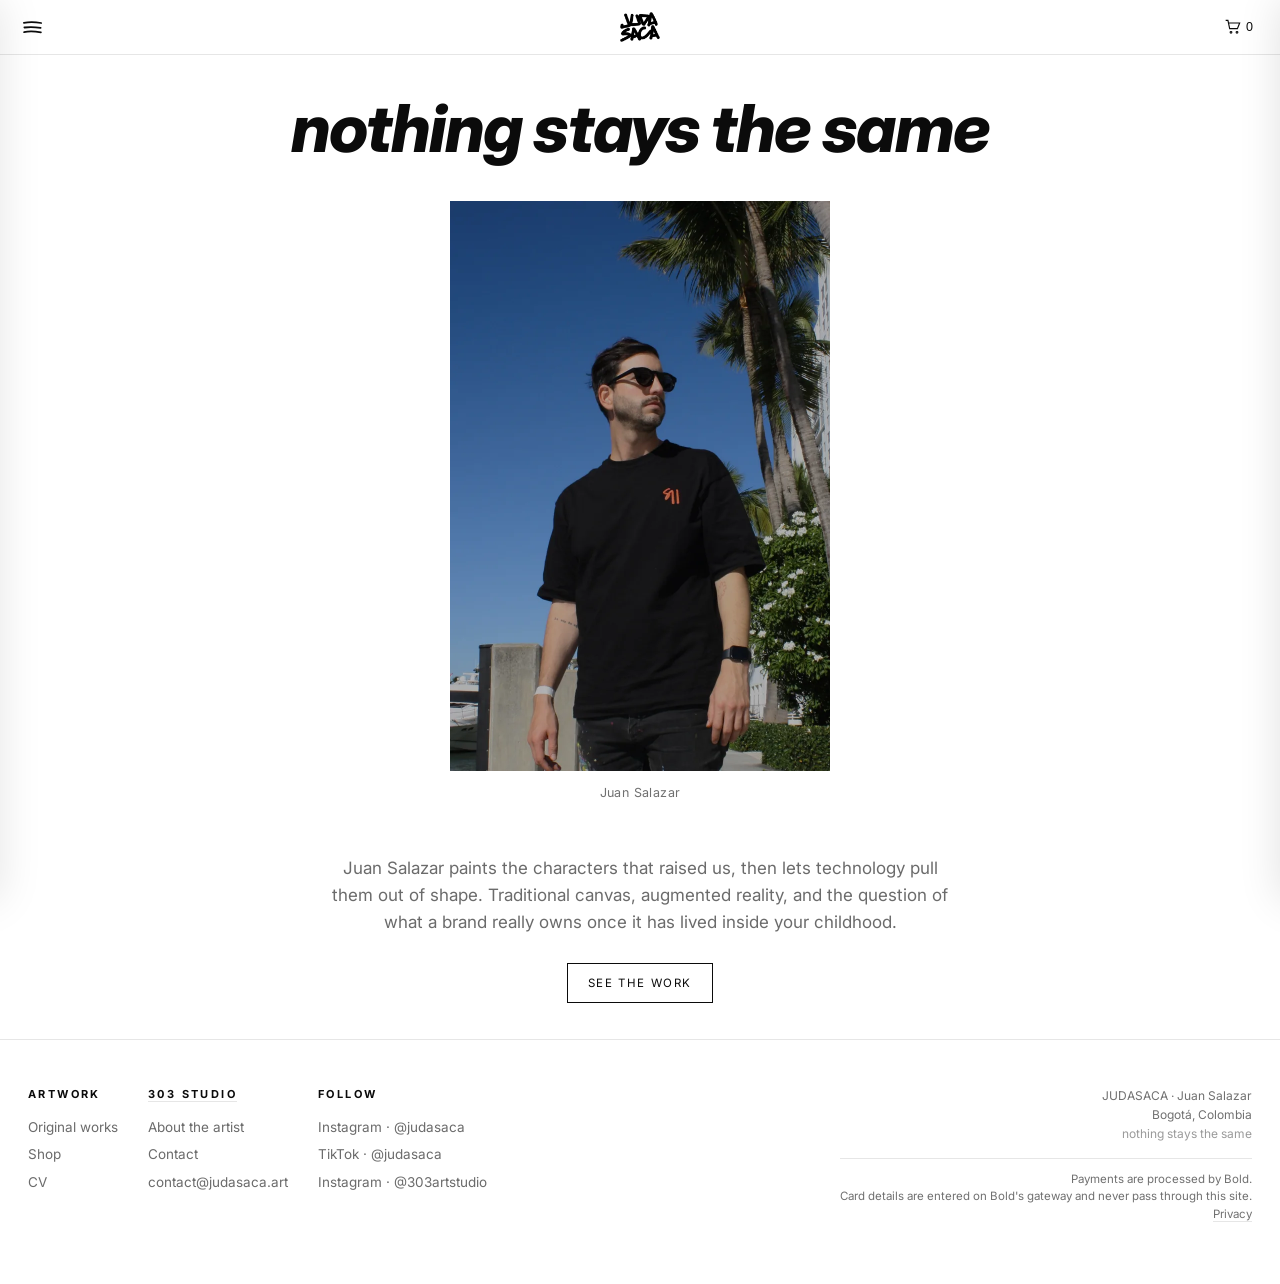
<file: index.html>
<!DOCTYPE html>
<html lang="en">
<head>
<meta charset="UTF-8">
<meta name="viewport" content="width=device-width,initial-scale=1">
<title>JUDASACA · Juan Salazar · Hybrid artist, Bogotá</title>
<meta name="description" content="Colombian hybrid artist working between painting and augmented reality. Original works, exhibitions and contact.">
<link rel="canonical" href="https://judasaca.art/">
<meta property="og:type" content="website">
<meta property="og:site_name" content="JUDASACA">
<meta property="og:title" content="JUDASACA · Juan Salazar · Hybrid artist, Bogotá">
<meta property="og:description" content="Colombian hybrid artist working between painting and augmented reality. Original works, exhibitions and contact.">
<meta property="og:url" content="https://judasaca.art/">
<meta property="og:image" content="https://judasaca.art/img/oil-city-woodstock-sm.webp">
<meta name="twitter:card" content="summary_large_image">
<script type="application/ld+json">
{
 "@context": "https://schema.org",
 "@graph": [
  {
   "@type": "WebSite",
   "@id": "https://judasaca.art/#sitio",
   "url": "https://judasaca.art/",
   "name": "JUDASACA",
   "inLanguage": "en",
   "publisher": {
    "@id": "https://judasaca.art/#judasaca"
   }
  },
  {
   "@type": "Person",
   "@id": "https://judasaca.art/#judasaca",
   "name": "Juan Salazar",
   "alternateName": "JUDASACA",
   "url": "https://judasaca.art/",
   "image": "https://judasaca.art/about_photo.webp",
   "jobTitle": "Visual artist",
   "nationality": {
    "@type": "Country",
    "name": "Colombia"
   },
   "homeLocation": {
    "@type": "Place",
    "address": {
     "@type": "PostalAddress",
     "addressLocality": "Bogotá",
     "addressCountry": "CO"
    }
   },
   "knowsAbout": [
    "Painting",
    "Street art",
    "Augmented reality",
    "Digital art",
    "Pop art"
   ],
   "sameAs": [
    "https://www.instagram.com/judasaca",
    "https://www.tiktok.com/@judasaca",
    "https://x.com/judasaca_art"
   ],
   "subjectOf": [
    {
     "@type": "Article",
     "headline": "Judasaca presenta ‘Brandalism’, arte que cuestiona el poder de las marcas",
     "url": "https://www.elespectador.com/especiales/judasaca-presenta-brandalism-arte-que-cuestiona-el-poder-de-las-marcas/",
     "publisher": {
      "@type": "Organization",
      "name": "El Espectador"
     }
    },
    {
     "@type": "Article",
     "headline": "Judasaca: Colombian Artist Reimagines Pop Culture with Tech, Color, and NFTs",
     "url": "https://colombiaone.com/2025/10/18/judasaca-colombian-artist-nfts/",
     "publisher": {
      "@type": "Organization",
      "name": "ColombiaOne"
     }
    },
    {
     "@type": "Article",
     "headline": "Street art y realidad aumentada se toman el Museo Biblioteca Carlos Lleras Restrepo",
     "url": "https://www.utadeo.edu.co/es/eventos/street-art-y-realidad-aumentada-se-toman-el-museo-biblioteca-carlos-lleras-restrepo-con-la",
     "publisher": {
      "@type": "Organization",
      "name": "Universidad Jorge Tadeo Lozano"
     }
    },
    {
     "@type": "Article",
     "headline": "El arte digital, una apuesta por la innovación",
     "url": "https://plazacapital.co/innovacion/7273-el-arte-digital-una-apuesta-por-la-innovacion",
     "publisher": {
      "@type": "Organization",
      "name": "Plaza Capital"
     }
    }
   ]
  },
  {
   "@type": "WebPage",
   "@id": "https://judasaca.art/#pagina",
   "url": "https://judasaca.art/",
   "isPartOf": {
    "@id": "https://judasaca.art/#sitio"
   },
   "about": {
    "@id": "https://judasaca.art/#judasaca"
   }
  }
 ]
}
</script>
<link rel="icon" href="img/judasaca-logo.png">
<link rel="preconnect" href="https://fonts.googleapis.com">
<link rel="preconnect" href="https://fonts.gstatic.com" crossorigin>
<link href="https://fonts.googleapis.com/css2?family=Inter:wght@400;500;600;700;800&display=swap" rel="stylesheet">
<link rel="stylesheet" href="css/style.css">
</head>
<body>

<header>
  <div class="barra">
    <button class="trazo" id="abrir-menu" aria-label="Menu" aria-expanded="false">
      <svg viewBox="0 0 30 22" aria-hidden="true" width="21" height="15">
        <path d="M2.4 4.1c6.1-1.2 15.7-1.5 25.2.3"/>
        <path d="M3.1 11c7.6-.9 14.9-.7 23.8.4"/>
        <path d="M2.7 17.9c5.3-1.3 14.4-1.4 24.6.2"/>
      </svg>
    </button>
    <a class="marca" href="index.html" aria-label="JUDASACA, home">
      <img src="img/judasaca-logo.png" alt="JUDASACA" width="900" height="673">
    </a>
    <button class="carro" id="carro" aria-label="Cart">
      <svg viewBox="0 0 24 24" aria-hidden="true" width="16" height="16"><circle cx="9" cy="20" r="1.3"/><circle cx="18" cy="20" r="1.3"/><path d="M1 2h3.4l2.6 12.4h11.6L22 6H6"/></svg>
      <span class="n" id="carro-n">0</span>
    </button>
  </div>
</header>

<aside class="menu-panel" id="menu-panel" aria-label="Menu" aria-hidden="true">
  <button class="x" id="cerrar-menu" aria-label="Close">&times;</button>
  <nav id="nav">
      <a href="about.html">About</a>
      <a href="art.html">Art</a>
      <a href="shop.html">Shop</a>
      <a href="cv.html">CV</a>
      <a href="contact.html">Contact</a>
  </nav>
  <div class="abajo">
    Bogotá, Colombia<br>
    <a href="mailto:contact@judasaca.art">contact@judasaca.art</a><br>
    <a href="https://www.instagram.com/judasaca" rel="noopener">@judasaca</a>
  </div>
</aside>

<main>
  <div class="wrap">
    <div class="hero">
      <h1>nothing stays the same</h1>
    </div>

    <div class="portada-obra">
      <img src="intro_photo.webp"
           alt="Juan Salazar, JUDASACA">
      <div class="pie-obra">Juan Salazar</div>
    </div>

    <div class="entrada-home">
      <p>Juan Salazar paints the characters that raised us, then lets technology pull them
        out of shape. Traditional canvas, augmented reality, and the question of what a
        brand really owns once it has lived inside your childhood.</p>
      <a class="btn" href="art.html">See the work</a>
    </div>
  </div>
</main>

<footer>
  <div class="wrap pie">
    <div class="col"><b>Artwork</b>
      <a href="art.html">Original works</a>
      <a href="shop.html">Shop</a>
      <a href="cv.html">CV</a>
    </div>
    <div class="col"><b><a class="tit-enlace" href="https://www.instagram.com/303artstudio" target="_blank"
      rel="noopener">303 Studio</a></b>
      <a href="about.html">About the artist</a>
      <a href="contact.html">Contact</a>
      <a href="mailto:contact@judasaca.art">contact@judasaca.art</a>
    </div>
    <div class="col"><b>Follow</b>
      <a href="https://www.instagram.com/judasaca" target="_blank" rel="noopener">Instagram · @judasaca</a>
      <a href="https://www.tiktok.com/@judasaca" target="_blank" rel="noopener">TikTok · @judasaca</a>
      <a href="https://www.instagram.com/303artstudio" target="_blank" rel="noopener">Instagram · @303artstudio</a>
    </div>
    <div class="col fin">JUDASACA · Juan Salazar<br>Bogotá, Colombia<br>
      <span style="opacity:.7">nothing stays the same</span>
      <!-- Dice solo lo que es verdad. El pago ocurre dentro de la pasarela de
           Bold, no en esta pagina, asi que el numero de la tarjeta no pasa por
           aqui ni queda en ningun sitio nuestro. No se reclama ninguna
           certificacion que no tengamos. -->
      <span class="seguro">Payments are processed by Bold.<br>
        Card details are entered on Bold's gateway and never pass through this site.<br>
        <a href="privacy.html">Privacy</a></span></div>
  </div>
</footer>

<div class="velo" id="velo"></div>
<aside class="panel" id="panel" aria-label="Cart" aria-hidden="true">
  <div class="alto"><h2>Selected works</h2><button class="x" id="cerrar-carro" aria-label="Close">&times;</button></div>
  <div class="lista" id="carro-lista"></div>
  <div class="bajo">
    <div class="total"><span>Total</span><span id="carro-total">USD 0</span></div>
    <div class="pagar-carro" id="carro-pagar"></div>
    <button class="btn lleno" id="carro-pedir" type="button">Checkout</button>
    <p class="nota" id="carro-nota">Payment opens on Bold's gateway. Card details are
      entered there and never pass through this site. We ask where to ship afterwards.</p>
  </div>
</aside>

<div class="lupa" id="lupa" role="dialog" aria-modal="true" aria-label="Artwork">
  <button class="cerrar" aria-label="Close">&times;</button>
  <button class="pasar ant" aria-label="Previous">&#8249;</button>
  <button class="pasar sig" aria-label="Next">&#8250;</button>
  <figure><img id="lupa-img" alt=""><figcaption id="lupa-pie"></figcaption></figure>
</div>

<script>
/* Menu de celular y lupa de obras. Si el JavaScript falla, los enlaces de las
   obras siguen abriendo la imagen grande por su cuenta. */
(function(){
  var b=document.getElementById('abrir-menu'), p=document.getElementById('menu-panel'),
      v=document.getElementById('velo'), x=document.getElementById('cerrar-menu');
  if(!b||!p) return;
  function abrir(){ p.classList.add('abierto'); v.classList.add('abierto');
    p.setAttribute('aria-hidden','false'); b.setAttribute('aria-expanded','true');
    document.body.style.overflow='hidden'; x.focus(); }
  function cerrar(){ p.classList.remove('abierto'); v.classList.remove('abierto');
    p.setAttribute('aria-hidden','true'); b.setAttribute('aria-expanded','false');
    document.body.style.overflow=''; b.focus(); }
  b.addEventListener('click', abrir);
  x.addEventListener('click', cerrar);
  v.addEventListener('click', cerrar);
  document.addEventListener('keydown', function(e){
    if(e.key==='Escape' && p.classList.contains('abierto')) cerrar(); });
})();

(function(){
  var enlaces=[].slice.call(document.querySelectorAll('[data-lupa]'));
  if(!enlaces.length) return;
  var caja=document.getElementById('lupa'), img=document.getElementById('lupa-img'),
      pie=document.getElementById('lupa-pie'), i=0, antes=null;

  function mostrar(n){
    i=(n+enlaces.length)%enlaces.length;
    var a=enlaces[i];
    img.src=a.getAttribute('href');
    img.alt=a.getAttribute('data-tit');
    pie.textContent=a.getAttribute('data-tit')+' · '+a.getAttribute('data-fic');
  }
  function abrir(n,orig){
    antes=orig; mostrar(n);
    caja.classList.add('viendo');
    document.body.style.overflow='hidden';
    caja.querySelector('.cerrar').focus();
  }
  function cerrar(){
    caja.classList.remove('viendo');
    document.body.style.overflow='';
    if(antes) antes.focus();
  }
  enlaces.forEach(function(a,n){
    a.addEventListener('click',function(e){ e.preventDefault(); abrir(n,a); });
  });
  caja.querySelector('.cerrar').addEventListener('click',cerrar);
  caja.querySelector('.ant').addEventListener('click',function(){ mostrar(i-1); });
  caja.querySelector('.sig').addEventListener('click',function(){ mostrar(i+1); });
  caja.addEventListener('click',function(e){ if(e.target===caja) cerrar(); });
  document.addEventListener('keydown',function(e){
    if(!caja.classList.contains('viendo')) return;
    if(e.key==='Escape') cerrar();
    if(e.key==='ArrowLeft') mostrar(i-1);
    if(e.key==='ArrowRight') mostrar(i+1);
  });
})();

/* ── Carrito ──────────────────────────────────────────────────────────
   Guarda lo elegido en el propio navegador y arma un correo con la lista.
   No cobra nada todavia: cuando existan los enlaces de pago de Stripe,
   este mismo carrito puede mandar al checkout. */
(function(){
  var CAT = {"rendered-reality": {"t": "Rendered Reality", "m": "75 × 100 cm", "usd": 2200}, "oil-city-woodstock": {"t": "Oil City Woodstock", "m": "100 × 100 cm", "usd": 1950}, "sunday-snoops": {"t": "Sunday, Snoops", "m": "100 × 100 cm", "usd": 1950}, "mango-og": {"t": "Mango OG", "m": "95 × 95 cm", "usd": 1950}, "original-pastel-disney": {"t": "Original Pastel Disney", "m": "100 × 100 cm", "usd": 1950}, "blue-thoughts-rat": {"t": "Blue Thoughts Rat", "m": "80 cm diameter", "usd": 1235}, "smiling-ratsquiat-blue-crown": {"t": "Smiling Ratsquiat, Blue Crown", "m": "50 × 50 cm", "usd": 975}, "oil-woodstock": {"t": "Oil Woodstock", "m": "50 × 50 cm", "usd": 975}, "cloud-city-snoops": {"t": "Cloud City Snoops", "m": "50 × 50 cm", "usd": 1000}, "new-york-street-snoops": {"t": "New York Street Snoops", "m": "50 × 50 cm", "usd": 975}, "city-rounds-icon": {"t": "City Rounds Icon", "m": "50 × 50 cm", "usd": 1000}, "city-famous-rat": {"t": "City Famous Rat", "m": "175 × 80 cm", "usd": 2600}, "broken-icon": {"t": "Broken Icon", "m": "100 × 100 cm", "usd": 1950}, "smiling-ratsquiat-yellow-crown": {"t": "Smiling Ratsquiat, Yellow Crown", "m": "50 × 50 cm", "usd": 975}, "woodstocks-on-fire": {"t": "Woodstock’s on Fire", "m": "Framed 45 × 40 cm", "usd": 250}, "out-in-the-beach-rat": {"t": "Out in the Beach Rat", "m": "Framed", "usd": 180}, "out-in-the-city-woodstock": {"t": "Out in the City, Woodstock", "m": "Framed 45 × 40 cm", "usd": 250}, "colour-pop-snoops": {"t": "Colour Pop Snoops", "m": "Framed 45 × 40 cm", "usd": 250}, "icon-kiss": {"t": "Icon Kiss", "m": "Framed 45 × 40 cm", "usd": 250}, "palometa-tribute": {"t": "Palometa Tribute", "m": "Framed 45 × 40 cm", "usd": 250}, "city-of-rats": {"t": "City of Rats", "m": "Framed 45 × 40 cm", "usd": 250}, "abstract-reality-icon": {"t": "Abstract Reality Icon", "m": "35 × 25 cm", "usd": 600}, "everything-will-be-ok-jules": {"t": "Everything Will Be OK, Jules", "m": "Framed 45 × 40 cm", "usd": 250}, "judasaca-socks": {"t": "Broken Icon × Bitcoin Rat Socks", "m": "Two pairs", "usd": 30}};
  var LLAVE='judasaca-carro';
  var carro=[];
  try{ carro=JSON.parse(localStorage.getItem(LLAVE)||'[]'); }catch(e){ carro=[]; }
  carro = carro.filter(function(s){ return CAT[s]; });

  var bot=document.getElementById('carro'), num=document.getElementById('carro-n'),
      panel=document.getElementById('panel'), velo=document.getElementById('velo'),
      lista=document.getElementById('carro-lista'), total=document.getElementById('carro-total'),
      pedir=document.getElementById('carro-pedir'), nota=document.getElementById('carro-nota');
  if(!bot||!panel) return;

  function guardar(){ try{ localStorage.setItem(LLAVE, JSON.stringify(carro)); }catch(e){} }
  function dinero(n){ return 'USD ' + n.toLocaleString('en-US'); }

  function pintar(){
    num.textContent = carro.length;
    if(!carro.length){
      lista.innerHTML = '<p class="vacio">Nothing selected yet.</p>';
      total.textContent = dinero(0);
      pedir.disabled = true;
      return;
    }
    pedir.disabled = false;
    var suma = 0, h = '';
    carro.forEach(function(sl){
      var o = CAT[sl]; suma += o.usd;
      h += '<div class="item"><img src="img/'+sl+'-sm.webp" alt="">'
        +  '<div class="d"><div class="t">'+o.t+'</div>'
        +  '<div class="f">'+o.m+'</div>'
        +  '<div class="p">'+dinero(o.usd)+'</div>'
        +  '<button class="quitar" data-q="'+sl+'">Remove</button></div></div>';
    });
    lista.innerHTML = h;
    total.textContent = dinero(suma);
  }

  /* Checkout de verdad: el carrito cobra, no manda un correo. Se firma la
     lista contra el Worker (que suma el total y decide el precio) y se abre
     Bold por el total, en una sola orden. */
  function cobrar(){
    if (!carro.length || !window.fetch || !window.JUDPAGO) return;
    pedir.disabled = true;
    pedir.textContent = 'One moment…';

    fetch('https://judasaca-bold.judasaca-art.workers.dev/firma', {
      method: 'POST',
      headers: { 'Content-Type': 'application/json' },
      body: JSON.stringify({ modo: 'carro', slugs: carro })
    })
    .then(function(r){ return r.json(); })
    .then(function(d){
      if (!d || !d.carro) throw new Error('sin-orden');

      // Si algo se vendio mientras el comprador miraba, el Worker lo deja
      // fuera de la firma. Se le dice, se le quita del carrito y se cobra lo
      // que si esta: nadie paga por un cuadro que ya no existe.
      var firmadas = d.carro.slugs || [];
      var caidas = carro.filter(function(s){ return firmadas.indexOf(s) < 0; });
      if (caidas.length) {
        carro = firmadas.slice();
        guardar(); pintar();
        nota.textContent = caidas.length === 1
          ? CAT[caidas[0]].t + ' was just sold and has been removed. Paying for the rest.'
          : caidas.length + ' works were just sold and have been removed. Paying for the rest.';
        nota.className = 'nota aviso';
      }

      pedir.style.display = 'none';
      window.JUDPAGO.abrir(document.getElementById('carro-pagar'), d.carro, location.href);
    })
    .catch(function(){
      pedir.disabled = false;
      pedir.textContent = 'Checkout';
      nota.className = 'nota aviso';
      nota.innerHTML = 'Checkout is not responding. Write to '
        + '<a href="mailto:contact@judasaca.art">contact@judasaca.art</a> and Juan will take it from there.';
    });
  }

  function abrir(){ panel.classList.add('abierto'); velo.classList.add('abierto');
    panel.setAttribute('aria-hidden','false'); document.body.style.overflow='hidden'; }
  function cerrar(){ panel.classList.remove('abierto'); velo.classList.remove('abierto');
    panel.setAttribute('aria-hidden','true'); document.body.style.overflow=''; }

  bot.addEventListener('click', function(){ pintar(); abrir(); });
  pedir.addEventListener('click', cobrar);
  velo.addEventListener('click', cerrar);
  document.getElementById('cerrar-carro').addEventListener('click', cerrar);
  document.addEventListener('keydown', function(e){
    if(e.key==='Escape' && panel.classList.contains('abierto')) cerrar(); });

  lista.addEventListener('click', function(e){
    var q=e.target.getAttribute && e.target.getAttribute('data-q');
    if(!q) return;
    carro = carro.filter(function(s){ return s!==q; });
    guardar(); pintar();
  });

  document.querySelectorAll('.add').forEach(function(b){
    b.addEventListener('click', function(){
      var sl=b.getAttribute('data-slug');
      if(carro.indexOf(sl)<0) carro.push(sl);
      guardar(); pintar(); abrir();
    });
  });

  pintar();
})();

/* ── Pago ───────────────────────────────────────────────────────────────
   Un solo motor de pago para toda la pagina: lo usan los botones Buy de cada
   obra y tambien el carrito.

   Flujo, corto a proposito: clic en Buy -> la pasarela de Bold se abre encima
   del sitio -> paga. Nada de formularios antes. La direccion de envio se pide
   DESPUES, en la pagina de gracias, cuando la plata ya entro y el comprador
   no puede arrepentirse a mitad de camino por tener que teclear.

   El navegador NUNCA manda el precio: manda slugs, y el Worker decide cuanto
   se cobra y lo firma. Un precio que mande el atacante no vale nada aunque
   venga firmado, porque estaria firmando su propia mentira. */
window.JUDPAGO = (function(){
  var libreria = null, abriendo = false;

  /* Devuelve una promesa que solo se cumple cuando la libreria esta lista de
     verdad. Se guarda para que dos clics no la carguen dos veces. */
  function cargarLibreria(){
    if (libreria) return libreria;
    libreria = new Promise(function(ok, mal){
      if (window.BoldCheckout) return ok();
      var s = document.createElement('script');
      s.src = 'https://checkout.bold.co/library/boldPaymentButton.js';
      s.onload = function(){ window.BoldCheckout ? ok() : mal(); };
      s.onerror = mal;
      document.head.appendChild(s);
    });
    return libreria;
  }

  /* Se recuerda la orden para que la pagina de gracias sepa que se acaba de
     pagar: ahi se le pide la direccion y se marcan las obras como vendidas. */
  function recordar(orden){
    try {
      localStorage.setItem('judasaca-orden', JSON.stringify({
        id: orden.orderId,
        slugs: orden.slugs || [],
        amount: orden.amount,
        description: orden.description,
        t: Date.now()
      }));
    } catch(e) {}
  }

  /* Abre la pasarela directamente, sin dibujar ningun boton de Bold.

     Antes esto inyectaba un <script data-bold-button> y luego le hacia clic
     solo. Eso era una carrera perdida: la libreria de Bold busca esos scripts
     cuando ELLA carga, asi que segun quien llegara primero unas veces salia el
     boton y otras veces no salia nada. Con la API (new BoldCheckout().open())
     no hay nada que esperar ni nada que adivinar: se abre y ya. */
  function abrir(destino, orden, origen){
    if (abriendo) return;
    abriendo = true;
    recordar(orden);

    cargarLibreria().then(function(){
      new window.BoldCheckout({
        orderId: orden.orderId,
        currency: orden.currency,
        amount: orden.amount,
        apiKey: '2heS56eZeRZj1n1B8NDPF9_LA2aDpNbyNBJOoG65qWI',
        integritySignature: orden.signature,
        description: orden.description,
        redirectionUrl: 'https://judasaca.art/thanks.html',
        originUrl: origen || 'https://judasaca.art/art.html',
        // Embedded: la pasarela abre encima del sitio y el comprador no se va.
        renderMode: 'embedded'
      }).open();
      abriendo = false;
    }).catch(function(){
      abriendo = false;
      if (destino) {
        destino.innerHTML = '<span class="fallo">Checkout could not open. '
          + 'Write to <a href="mailto:contact@judasaca.art">contact@judasaca.art</a>.</span>';
      }
    });
  }

  /* Una obra vendida se apaga entera: sello, ficha tachada y sin botones. */
  function marcarVendidas(lista){
    (lista || []).forEach(function(slug){
      var hueco = document.querySelector('.pagar[data-obra="' + slug + '"]');
      if (!hueco) return;
      var obra = hueco.closest('.obra');
      if (!obra || obra.classList.contains('agotada')) return;
      obra.classList.add('agotada');
      var marco = obra.querySelector('.marco');
      if (marco && !marco.querySelector('.sello')) {
        marco.classList.add('vendido');
        var s = document.createElement('span');
        s.className = 'sello';
        s.setAttribute('aria-hidden', 'true');
        s.innerHTML = '<i></i><b>Sold</b><i></i>';
        marco.appendChild(s);
      }
      var acciones = obra.querySelector('.acciones');
      if (acciones) acciones.innerHTML = '<span class="sello-vendida">Sold</span>';
    });
  }

  return { abrir: abrir, marcarVendidas: marcarVendidas, firmador: 'https://judasaca-bold.judasaca-art.workers.dev' };
})();

/* ── Buy en cada obra ───────────────────────────────────────────────────
   Solo corre en paginas con huecos .pagar (hoy, la de obras). */
(function(){
  var huecos = [].slice.call(document.querySelectorAll('.pagar[data-obra]'));
  if (!huecos.length || !window.fetch) return;

  var slugs = huecos.map(function(h){ return h.getAttribute('data-obra'); });
  var firmadas = {};   // slug -> orden ya firmada por el Worker

  function firmar(lista){
    return fetch('https://judasaca-bold.judasaca-art.workers.dev/firma', {
      method: 'POST',
      headers: { 'Content-Type': 'application/json' },
      body: JSON.stringify({ slugs: lista })
    }).then(function(r){ return r.json(); });
  }

  /* Precarga. Corre al cargar la pagina y suele llegar antes de que nadie
     haga clic, asi que el boton abre Bold de una. Si Cloudflare esta frio y
     tarda, no importa: el boton ya esta pintado y el clic firma solo. */
  firmar(slugs).then(function(d){
    if (d && d.vendidas) window.JUDPAGO.marcarVendidas(d.vendidas);
    if (d && d.obras) firmadas = d.obras;
  }).catch(function(){ });

  function abrirObra(boton, slug){
    var hueco = boton.parentNode;
    boton.disabled = true;
    boton.textContent = 'Opening…';

    var orden = firmadas[slug];
    if (orden) {
      orden.slugs = [slug];
      window.JUDPAGO.abrir(hueco, orden, location.href);
      return;
    }
    // Todavia no habia llegado la precarga: se firma esta sola y se abre.
    firmar([slug]).then(function(d){
      if (d && d.vendidas) window.JUDPAGO.marcarVendidas(d.vendidas);
      var o = d && d.obras && d.obras[slug];
      if (!o) throw new Error('sin-orden');
      firmadas[slug] = o;
      o.slugs = [slug];
      window.JUDPAGO.abrir(hueco, o, location.href);
    }).catch(function(){
      boton.disabled = false;
      boton.textContent = 'Buy';
      hueco.insertAdjacentHTML('beforeend',
        '<span class="fallo">Could not open checkout. '
        + 'Write to <a href="mailto:contact@judasaca.art">contact@judasaca.art</a>.</span>');
    });
  }

  document.addEventListener('click', function(e){
    var b = e.target.closest && e.target.closest('.pagar .comprar');
    if (!b || b.disabled) return;
    abrirObra(b, b.getAttribute('data-obra'));
  });
})();
</script>
</body>
</html>
</file>
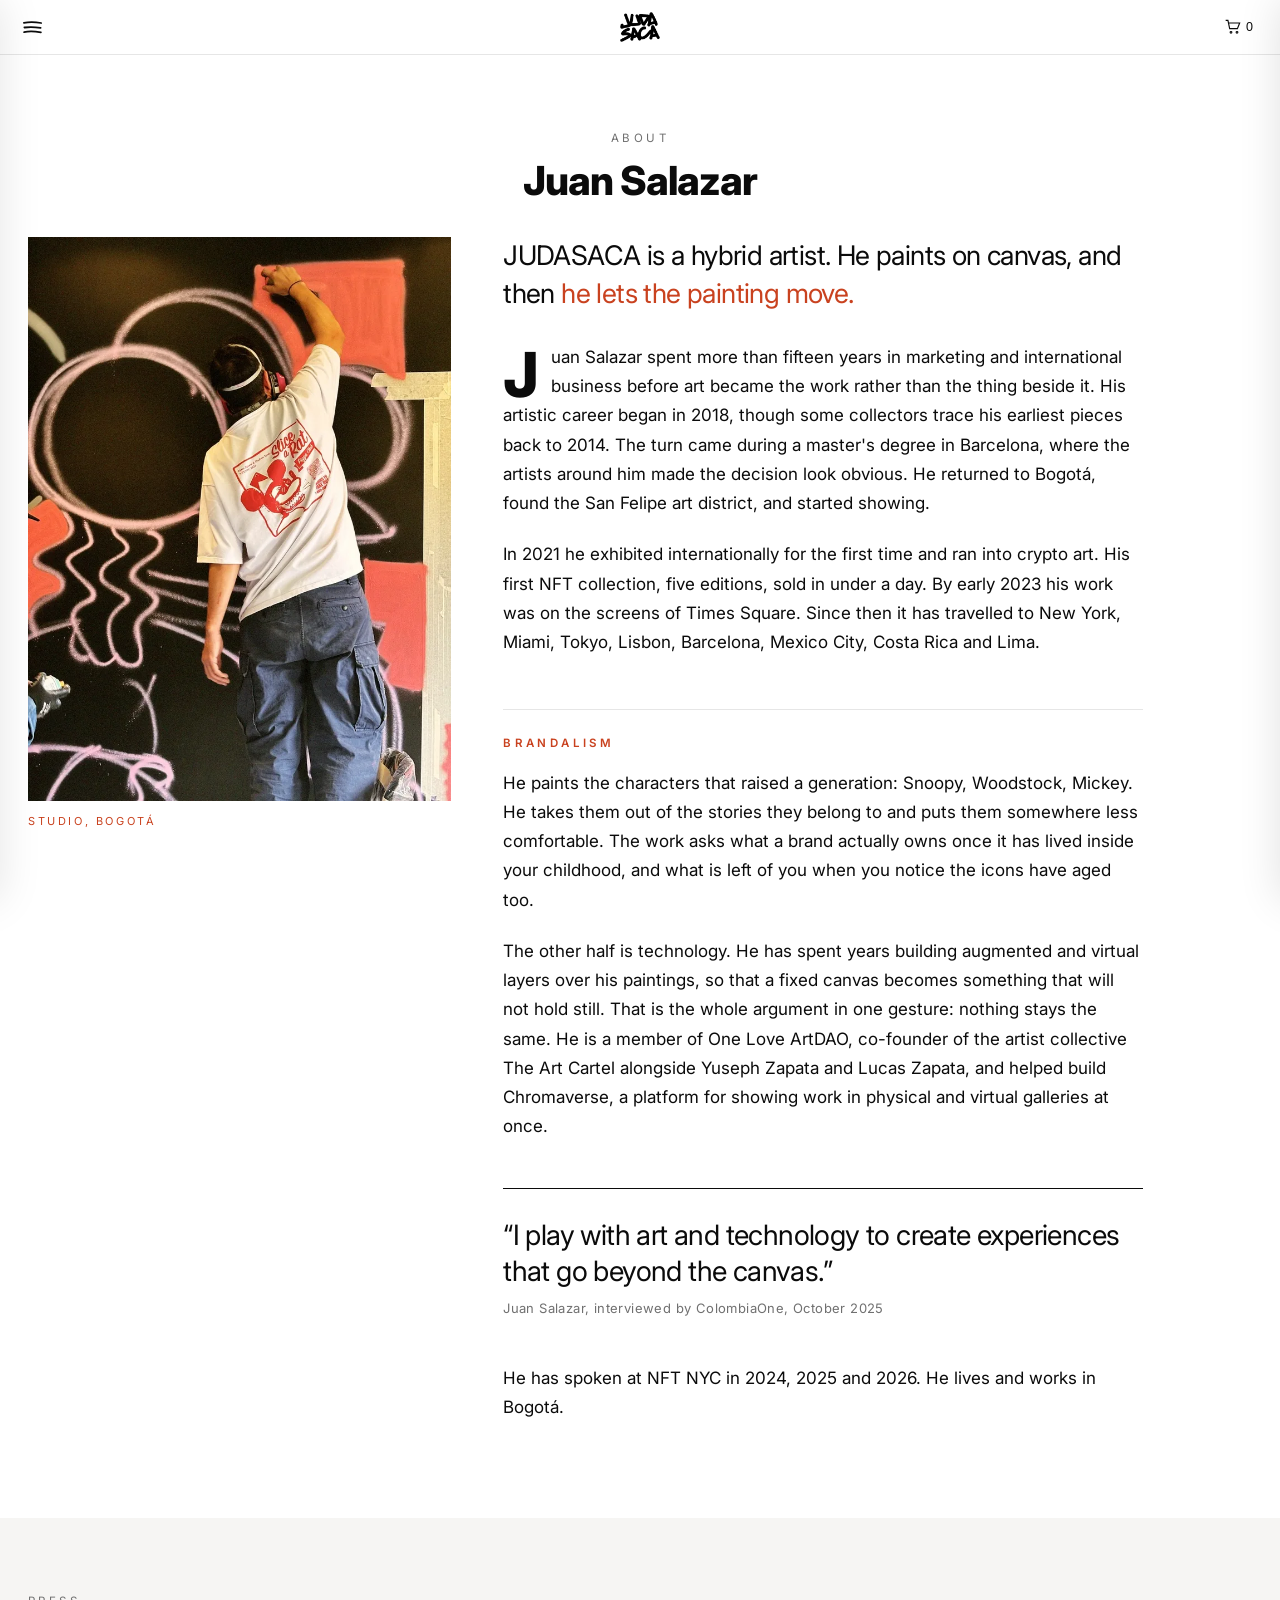
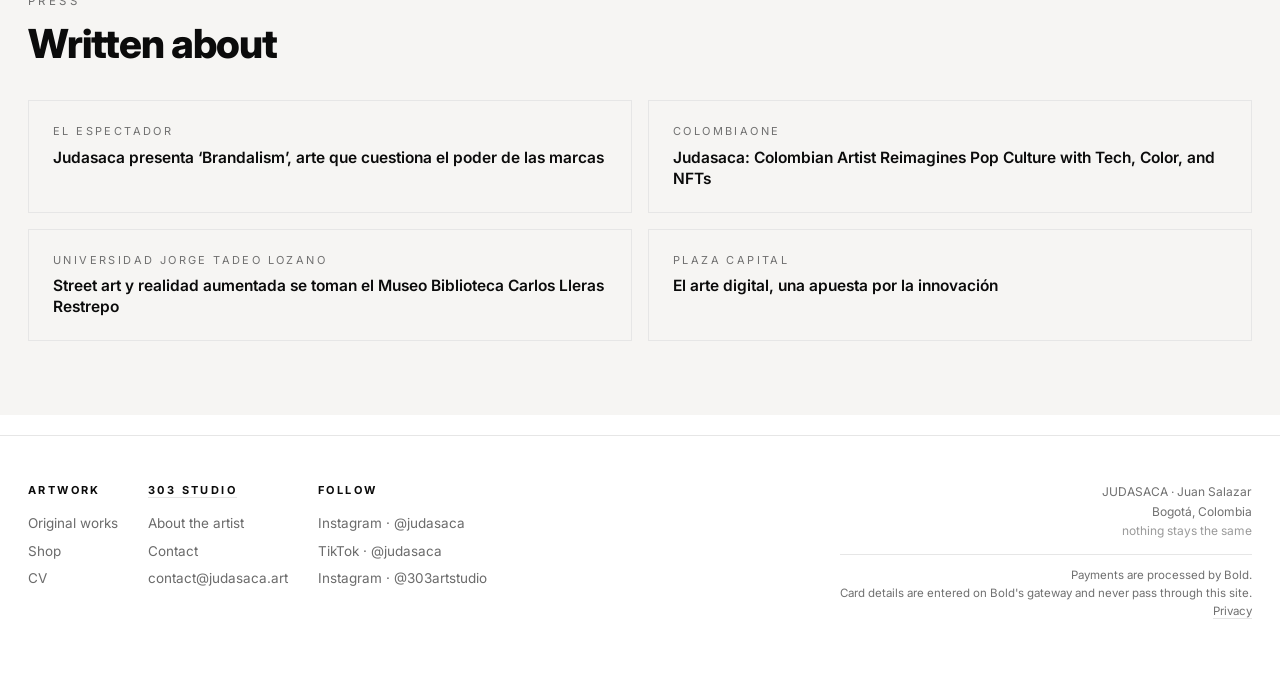
<file: about.html>
<!DOCTYPE html>
<html lang="en">
<head>
<meta charset="UTF-8">
<meta name="viewport" content="width=device-width,initial-scale=1">
<title>About · JUDASACA · Juan Salazar</title>
<meta name="description" content="Juan Salazar, known as JUDASACA, is a Colombian hybrid artist working between traditional painting and augmented reality.">
<link rel="canonical" href="https://judasaca.art/about.html">
<meta property="og:type" content="website">
<meta property="og:site_name" content="JUDASACA">
<meta property="og:title" content="About · JUDASACA · Juan Salazar">
<meta property="og:description" content="Juan Salazar, known as JUDASACA, is a Colombian hybrid artist working between traditional painting and augmented reality.">
<meta property="og:url" content="https://judasaca.art/about.html">
<meta property="og:image" content="https://judasaca.art/about_photo.webp">
<meta name="twitter:card" content="summary_large_image">
<script type="application/ld+json">
{
 "@context": "https://schema.org",
 "@graph": [
  {
   "@type": "WebSite",
   "@id": "https://judasaca.art/#sitio",
   "url": "https://judasaca.art/",
   "name": "JUDASACA",
   "inLanguage": "en",
   "publisher": {
    "@id": "https://judasaca.art/#judasaca"
   }
  },
  {
   "@type": "Person",
   "@id": "https://judasaca.art/#judasaca",
   "name": "Juan Salazar",
   "alternateName": "JUDASACA",
   "url": "https://judasaca.art/",
   "image": "https://judasaca.art/about_photo.webp",
   "jobTitle": "Visual artist",
   "nationality": {
    "@type": "Country",
    "name": "Colombia"
   },
   "homeLocation": {
    "@type": "Place",
    "address": {
     "@type": "PostalAddress",
     "addressLocality": "Bogotá",
     "addressCountry": "CO"
    }
   },
   "knowsAbout": [
    "Painting",
    "Street art",
    "Augmented reality",
    "Digital art",
    "Pop art"
   ],
   "sameAs": [
    "https://www.instagram.com/judasaca",
    "https://www.tiktok.com/@judasaca",
    "https://x.com/judasaca_art"
   ],
   "subjectOf": [
    {
     "@type": "Article",
     "headline": "Judasaca presenta ‘Brandalism’, arte que cuestiona el poder de las marcas",
     "url": "https://www.elespectador.com/especiales/judasaca-presenta-brandalism-arte-que-cuestiona-el-poder-de-las-marcas/",
     "publisher": {
      "@type": "Organization",
      "name": "El Espectador"
     }
    },
    {
     "@type": "Article",
     "headline": "Judasaca: Colombian Artist Reimagines Pop Culture with Tech, Color, and NFTs",
     "url": "https://colombiaone.com/2025/10/18/judasaca-colombian-artist-nfts/",
     "publisher": {
      "@type": "Organization",
      "name": "ColombiaOne"
     }
    },
    {
     "@type": "Article",
     "headline": "Street art y realidad aumentada se toman el Museo Biblioteca Carlos Lleras Restrepo",
     "url": "https://www.utadeo.edu.co/es/eventos/street-art-y-realidad-aumentada-se-toman-el-museo-biblioteca-carlos-lleras-restrepo-con-la",
     "publisher": {
      "@type": "Organization",
      "name": "Universidad Jorge Tadeo Lozano"
     }
    },
    {
     "@type": "Article",
     "headline": "El arte digital, una apuesta por la innovación",
     "url": "https://plazacapital.co/innovacion/7273-el-arte-digital-una-apuesta-por-la-innovacion",
     "publisher": {
      "@type": "Organization",
      "name": "Plaza Capital"
     }
    }
   ]
  },
  {
   "@type": "ProfilePage",
   "@id": "https://judasaca.art/about.html#pagina",
   "url": "https://judasaca.art/about.html",
   "isPartOf": {
    "@id": "https://judasaca.art/#sitio"
   },
   "mainEntity": {
    "@id": "https://judasaca.art/#judasaca"
   }
  }
 ]
}
</script>
<link rel="icon" href="img/judasaca-logo.png">
<link rel="preconnect" href="https://fonts.googleapis.com">
<link rel="preconnect" href="https://fonts.gstatic.com" crossorigin>
<link href="https://fonts.googleapis.com/css2?family=Inter:wght@400;500;600;700;800&display=swap" rel="stylesheet">
<link rel="stylesheet" href="css/style.css">
</head>
<body>

<header>
  <div class="barra">
    <button class="trazo" id="abrir-menu" aria-label="Menu" aria-expanded="false">
      <svg viewBox="0 0 30 22" aria-hidden="true" width="21" height="15">
        <path d="M2.4 4.1c6.1-1.2 15.7-1.5 25.2.3"/>
        <path d="M3.1 11c7.6-.9 14.9-.7 23.8.4"/>
        <path d="M2.7 17.9c5.3-1.3 14.4-1.4 24.6.2"/>
      </svg>
    </button>
    <a class="marca" href="index.html" aria-label="JUDASACA, home">
      <img src="img/judasaca-logo.png" alt="JUDASACA" width="900" height="673">
    </a>
    <button class="carro" id="carro" aria-label="Cart">
      <svg viewBox="0 0 24 24" aria-hidden="true" width="16" height="16"><circle cx="9" cy="20" r="1.3"/><circle cx="18" cy="20" r="1.3"/><path d="M1 2h3.4l2.6 12.4h11.6L22 6H6"/></svg>
      <span class="n" id="carro-n">0</span>
    </button>
  </div>
</header>

<aside class="menu-panel" id="menu-panel" aria-label="Menu" aria-hidden="true">
  <button class="x" id="cerrar-menu" aria-label="Close">&times;</button>
  <nav id="nav">
      <a href="about.html" class="on">About</a>
      <a href="art.html">Art</a>
      <a href="shop.html">Shop</a>
      <a href="cv.html">CV</a>
      <a href="contact.html">Contact</a>
  </nav>
  <div class="abajo">
    Bogotá, Colombia<br>
    <a href="mailto:contact@judasaca.art">contact@judasaca.art</a><br>
    <a href="https://www.instagram.com/judasaca" rel="noopener">@judasaca</a>
  </div>
</aside>

<main>
  <section>
    <div class="wrap">
      <div class="tit centrado"><div class="eti">About</div><h2>Juan Salazar</h2></div>
      <div class="dos">
        <!-- La foto se queda quieta mientras el texto corre. Es el gesto mas caro
             que se puede hacer sin agregar un solo elemento a la pagina. -->
        <div class="foto">
          <img class="retrato" src="about_photo.webp"
               alt="Juan Salazar painting a mural, Bogotá">
          <figcaption class="pie-foto">Studio, Bogotá</figcaption>
        </div>
        <div class="prosa vida">
          <p class="entrada">JUDASACA is a hybrid artist. He paints on canvas, and then
            <span class="mueve">he lets the painting move.</span></p>

          <p>Juan Salazar spent more than fifteen years in marketing and international
            business before art became the work rather than the thing beside it. His
            artistic career began in 2018, though some collectors trace his earliest
            pieces back to 2014. The turn came during a master's degree in Barcelona,
            where the artists around him made the decision look obvious. He returned to
            Bogotá, found the San Felipe art district, and started showing.</p>

          <p>In 2021 he exhibited internationally for the first time and ran into crypto
            art. His first NFT collection, five editions, sold in under a day. By early
            2023 his work was on the screens of Times Square. Since then it has travelled
            to New York, Miami, Tokyo, Lisbon, Barcelona, Mexico City, Costa Rica and Lima.</p>

          <h3>Brandalism</h3>
          <p>He paints the characters that raised a generation: Snoopy, Woodstock, Mickey.
            He takes them out of the stories they belong to and puts them somewhere less
            comfortable. The work asks what a brand actually owns once it has lived inside
            your childhood, and what is left of you when you notice the icons have aged too.</p>

          <p>The other half is technology. He has spent years building augmented and virtual
            layers over his paintings, so that a fixed canvas becomes something that will not
            hold still. That is the whole argument in one gesture: nothing stays the same. He
            is a member of One Love ArtDAO, co-founder of the
            artist collective The Art Cartel alongside Yuseph Zapata and Lucas Zapata, and
            helped build Chromaverse, a platform for showing work in physical and virtual
            galleries at once.</p>

          <blockquote class="cita">
            “I play with art and technology to create experiences that go beyond the canvas.”
            <cite>Juan Salazar, interviewed by ColombiaOne, October 2025</cite>
          </blockquote>

          <p>He has spoken at NFT NYC in 2024, 2025 and 2026. He lives and works in Bogotá.</p>
        </div>
      </div>
    </div>
  </section>

  <section class="humo">
    <div class="wrap">
      <div class="tit"><div class="eti">Press</div><h2>Written about</h2></div>
      <div class="prensa">
        <a href="https://www.elespectador.com/especiales/judasaca-presenta-brandalism-arte-que-cuestiona-el-poder-de-las-marcas/" rel="noopener">
          <div class="medio">El Espectador</div>
          <div class="titular">Judasaca presenta ‘Brandalism’, arte que cuestiona el poder de las marcas</div>
        </a>
        <a href="https://colombiaone.com/2025/10/18/judasaca-colombian-artist-nfts/" rel="noopener">
          <div class="medio">ColombiaOne</div>
          <div class="titular">Judasaca: Colombian Artist Reimagines Pop Culture with Tech, Color, and NFTs</div>
        </a>
        <a href="https://www.utadeo.edu.co/es/eventos/street-art-y-realidad-aumentada-se-toman-el-museo-biblioteca-carlos-lleras-restrepo-con-la" rel="noopener">
          <div class="medio">Universidad Jorge Tadeo Lozano</div>
          <div class="titular">Street art y realidad aumentada se toman el Museo Biblioteca Carlos Lleras Restrepo</div>
        </a>
        <a href="https://plazacapital.co/innovacion/7273-el-arte-digital-una-apuesta-por-la-innovacion" rel="noopener">
          <div class="medio">Plaza Capital</div>
          <div class="titular">El arte digital, una apuesta por la innovación</div>
        </a>
      </div>
    </div>
  </section>
</main>

<footer>
  <div class="wrap pie">
    <div class="col"><b>Artwork</b>
      <a href="art.html">Original works</a>
      <a href="shop.html">Shop</a>
      <a href="cv.html">CV</a>
    </div>
    <div class="col"><b><a class="tit-enlace" href="https://www.instagram.com/303artstudio" target="_blank"
      rel="noopener">303 Studio</a></b>
      <a href="about.html">About the artist</a>
      <a href="contact.html">Contact</a>
      <a href="mailto:contact@judasaca.art">contact@judasaca.art</a>
    </div>
    <div class="col"><b>Follow</b>
      <a href="https://www.instagram.com/judasaca" target="_blank" rel="noopener">Instagram · @judasaca</a>
      <a href="https://www.tiktok.com/@judasaca" target="_blank" rel="noopener">TikTok · @judasaca</a>
      <a href="https://www.instagram.com/303artstudio" target="_blank" rel="noopener">Instagram · @303artstudio</a>
    </div>
    <div class="col fin">JUDASACA · Juan Salazar<br>Bogotá, Colombia<br>
      <span style="opacity:.7">nothing stays the same</span>
      <!-- Dice solo lo que es verdad. El pago ocurre dentro de la pasarela de
           Bold, no en esta pagina, asi que el numero de la tarjeta no pasa por
           aqui ni queda en ningun sitio nuestro. No se reclama ninguna
           certificacion que no tengamos. -->
      <span class="seguro">Payments are processed by Bold.<br>
        Card details are entered on Bold's gateway and never pass through this site.<br>
        <a href="privacy.html">Privacy</a></span></div>
  </div>
</footer>

<div class="velo" id="velo"></div>
<aside class="panel" id="panel" aria-label="Cart" aria-hidden="true">
  <div class="alto"><h2>Selected works</h2><button class="x" id="cerrar-carro" aria-label="Close">&times;</button></div>
  <div class="lista" id="carro-lista"></div>
  <div class="bajo">
    <div class="total"><span>Total</span><span id="carro-total">USD 0</span></div>
    <div class="pagar-carro" id="carro-pagar"></div>
    <button class="btn lleno" id="carro-pedir" type="button">Checkout</button>
    <p class="nota" id="carro-nota">Payment opens on Bold's gateway. Card details are
      entered there and never pass through this site. We ask where to ship afterwards.</p>
  </div>
</aside>

<div class="lupa" id="lupa" role="dialog" aria-modal="true" aria-label="Artwork">
  <button class="cerrar" aria-label="Close">&times;</button>
  <button class="pasar ant" aria-label="Previous">&#8249;</button>
  <button class="pasar sig" aria-label="Next">&#8250;</button>
  <figure><img id="lupa-img" alt=""><figcaption id="lupa-pie"></figcaption></figure>
</div>

<script>
/* Menu de celular y lupa de obras. Si el JavaScript falla, los enlaces de las
   obras siguen abriendo la imagen grande por su cuenta. */
(function(){
  var b=document.getElementById('abrir-menu'), p=document.getElementById('menu-panel'),
      v=document.getElementById('velo'), x=document.getElementById('cerrar-menu');
  if(!b||!p) return;
  function abrir(){ p.classList.add('abierto'); v.classList.add('abierto');
    p.setAttribute('aria-hidden','false'); b.setAttribute('aria-expanded','true');
    document.body.style.overflow='hidden'; x.focus(); }
  function cerrar(){ p.classList.remove('abierto'); v.classList.remove('abierto');
    p.setAttribute('aria-hidden','true'); b.setAttribute('aria-expanded','false');
    document.body.style.overflow=''; b.focus(); }
  b.addEventListener('click', abrir);
  x.addEventListener('click', cerrar);
  v.addEventListener('click', cerrar);
  document.addEventListener('keydown', function(e){
    if(e.key==='Escape' && p.classList.contains('abierto')) cerrar(); });
})();

(function(){
  var enlaces=[].slice.call(document.querySelectorAll('[data-lupa]'));
  if(!enlaces.length) return;
  var caja=document.getElementById('lupa'), img=document.getElementById('lupa-img'),
      pie=document.getElementById('lupa-pie'), i=0, antes=null;

  function mostrar(n){
    i=(n+enlaces.length)%enlaces.length;
    var a=enlaces[i];
    img.src=a.getAttribute('href');
    img.alt=a.getAttribute('data-tit');
    pie.textContent=a.getAttribute('data-tit')+' · '+a.getAttribute('data-fic');
  }
  function abrir(n,orig){
    antes=orig; mostrar(n);
    caja.classList.add('viendo');
    document.body.style.overflow='hidden';
    caja.querySelector('.cerrar').focus();
  }
  function cerrar(){
    caja.classList.remove('viendo');
    document.body.style.overflow='';
    if(antes) antes.focus();
  }
  enlaces.forEach(function(a,n){
    a.addEventListener('click',function(e){ e.preventDefault(); abrir(n,a); });
  });
  caja.querySelector('.cerrar').addEventListener('click',cerrar);
  caja.querySelector('.ant').addEventListener('click',function(){ mostrar(i-1); });
  caja.querySelector('.sig').addEventListener('click',function(){ mostrar(i+1); });
  caja.addEventListener('click',function(e){ if(e.target===caja) cerrar(); });
  document.addEventListener('keydown',function(e){
    if(!caja.classList.contains('viendo')) return;
    if(e.key==='Escape') cerrar();
    if(e.key==='ArrowLeft') mostrar(i-1);
    if(e.key==='ArrowRight') mostrar(i+1);
  });
})();

/* ── Carrito ──────────────────────────────────────────────────────────
   Guarda lo elegido en el propio navegador y arma un correo con la lista.
   No cobra nada todavia: cuando existan los enlaces de pago de Stripe,
   este mismo carrito puede mandar al checkout. */
(function(){
  var CAT = {"rendered-reality": {"t": "Rendered Reality", "m": "75 × 100 cm", "usd": 2200}, "oil-city-woodstock": {"t": "Oil City Woodstock", "m": "100 × 100 cm", "usd": 1950}, "sunday-snoops": {"t": "Sunday, Snoops", "m": "100 × 100 cm", "usd": 1950}, "mango-og": {"t": "Mango OG", "m": "95 × 95 cm", "usd": 1950}, "original-pastel-disney": {"t": "Original Pastel Disney", "m": "100 × 100 cm", "usd": 1950}, "blue-thoughts-rat": {"t": "Blue Thoughts Rat", "m": "80 cm diameter", "usd": 1235}, "smiling-ratsquiat-blue-crown": {"t": "Smiling Ratsquiat, Blue Crown", "m": "50 × 50 cm", "usd": 975}, "oil-woodstock": {"t": "Oil Woodstock", "m": "50 × 50 cm", "usd": 975}, "cloud-city-snoops": {"t": "Cloud City Snoops", "m": "50 × 50 cm", "usd": 1000}, "new-york-street-snoops": {"t": "New York Street Snoops", "m": "50 × 50 cm", "usd": 975}, "city-rounds-icon": {"t": "City Rounds Icon", "m": "50 × 50 cm", "usd": 1000}, "city-famous-rat": {"t": "City Famous Rat", "m": "175 × 80 cm", "usd": 2600}, "broken-icon": {"t": "Broken Icon", "m": "100 × 100 cm", "usd": 1950}, "smiling-ratsquiat-yellow-crown": {"t": "Smiling Ratsquiat, Yellow Crown", "m": "50 × 50 cm", "usd": 975}, "woodstocks-on-fire": {"t": "Woodstock’s on Fire", "m": "Framed 45 × 40 cm", "usd": 250}, "out-in-the-beach-rat": {"t": "Out in the Beach Rat", "m": "Framed", "usd": 180}, "out-in-the-city-woodstock": {"t": "Out in the City, Woodstock", "m": "Framed 45 × 40 cm", "usd": 250}, "colour-pop-snoops": {"t": "Colour Pop Snoops", "m": "Framed 45 × 40 cm", "usd": 250}, "icon-kiss": {"t": "Icon Kiss", "m": "Framed 45 × 40 cm", "usd": 250}, "palometa-tribute": {"t": "Palometa Tribute", "m": "Framed 45 × 40 cm", "usd": 250}, "city-of-rats": {"t": "City of Rats", "m": "Framed 45 × 40 cm", "usd": 250}, "abstract-reality-icon": {"t": "Abstract Reality Icon", "m": "35 × 25 cm", "usd": 600}, "everything-will-be-ok-jules": {"t": "Everything Will Be OK, Jules", "m": "Framed 45 × 40 cm", "usd": 250}, "judasaca-socks": {"t": "Broken Icon × Bitcoin Rat Socks", "m": "Two pairs", "usd": 30}};
  var LLAVE='judasaca-carro';
  var carro=[];
  try{ carro=JSON.parse(localStorage.getItem(LLAVE)||'[]'); }catch(e){ carro=[]; }
  carro = carro.filter(function(s){ return CAT[s]; });

  var bot=document.getElementById('carro'), num=document.getElementById('carro-n'),
      panel=document.getElementById('panel'), velo=document.getElementById('velo'),
      lista=document.getElementById('carro-lista'), total=document.getElementById('carro-total'),
      pedir=document.getElementById('carro-pedir'), nota=document.getElementById('carro-nota');
  if(!bot||!panel) return;

  function guardar(){ try{ localStorage.setItem(LLAVE, JSON.stringify(carro)); }catch(e){} }
  function dinero(n){ return 'USD ' + n.toLocaleString('en-US'); }

  function pintar(){
    num.textContent = carro.length;
    if(!carro.length){
      lista.innerHTML = '<p class="vacio">Nothing selected yet.</p>';
      total.textContent = dinero(0);
      pedir.disabled = true;
      return;
    }
    pedir.disabled = false;
    var suma = 0, h = '';
    carro.forEach(function(sl){
      var o = CAT[sl]; suma += o.usd;
      h += '<div class="item"><img src="img/'+sl+'-sm.webp" alt="">'
        +  '<div class="d"><div class="t">'+o.t+'</div>'
        +  '<div class="f">'+o.m+'</div>'
        +  '<div class="p">'+dinero(o.usd)+'</div>'
        +  '<button class="quitar" data-q="'+sl+'">Remove</button></div></div>';
    });
    lista.innerHTML = h;
    total.textContent = dinero(suma);
  }

  /* Checkout de verdad: el carrito cobra, no manda un correo. Se firma la
     lista contra el Worker (que suma el total y decide el precio) y se abre
     Bold por el total, en una sola orden. */
  function cobrar(){
    if (!carro.length || !window.fetch || !window.JUDPAGO) return;
    pedir.disabled = true;
    pedir.textContent = 'One moment…';

    fetch('https://judasaca-bold.judasaca-art.workers.dev/firma', {
      method: 'POST',
      headers: { 'Content-Type': 'application/json' },
      body: JSON.stringify({ modo: 'carro', slugs: carro })
    })
    .then(function(r){ return r.json(); })
    .then(function(d){
      if (!d || !d.carro) throw new Error('sin-orden');

      // Si algo se vendio mientras el comprador miraba, el Worker lo deja
      // fuera de la firma. Se le dice, se le quita del carrito y se cobra lo
      // que si esta: nadie paga por un cuadro que ya no existe.
      var firmadas = d.carro.slugs || [];
      var caidas = carro.filter(function(s){ return firmadas.indexOf(s) < 0; });
      if (caidas.length) {
        carro = firmadas.slice();
        guardar(); pintar();
        nota.textContent = caidas.length === 1
          ? CAT[caidas[0]].t + ' was just sold and has been removed. Paying for the rest.'
          : caidas.length + ' works were just sold and have been removed. Paying for the rest.';
        nota.className = 'nota aviso';
      }

      pedir.style.display = 'none';
      window.JUDPAGO.abrir(document.getElementById('carro-pagar'), d.carro, location.href);
    })
    .catch(function(){
      pedir.disabled = false;
      pedir.textContent = 'Checkout';
      nota.className = 'nota aviso';
      nota.innerHTML = 'Checkout is not responding. Write to '
        + '<a href="mailto:contact@judasaca.art">contact@judasaca.art</a> and Juan will take it from there.';
    });
  }

  function abrir(){ panel.classList.add('abierto'); velo.classList.add('abierto');
    panel.setAttribute('aria-hidden','false'); document.body.style.overflow='hidden'; }
  function cerrar(){ panel.classList.remove('abierto'); velo.classList.remove('abierto');
    panel.setAttribute('aria-hidden','true'); document.body.style.overflow=''; }

  bot.addEventListener('click', function(){ pintar(); abrir(); });
  pedir.addEventListener('click', cobrar);
  velo.addEventListener('click', cerrar);
  document.getElementById('cerrar-carro').addEventListener('click', cerrar);
  document.addEventListener('keydown', function(e){
    if(e.key==='Escape' && panel.classList.contains('abierto')) cerrar(); });

  lista.addEventListener('click', function(e){
    var q=e.target.getAttribute && e.target.getAttribute('data-q');
    if(!q) return;
    carro = carro.filter(function(s){ return s!==q; });
    guardar(); pintar();
  });

  document.querySelectorAll('.add').forEach(function(b){
    b.addEventListener('click', function(){
      var sl=b.getAttribute('data-slug');
      if(carro.indexOf(sl)<0) carro.push(sl);
      guardar(); pintar(); abrir();
    });
  });

  pintar();
})();

/* ── Pago ───────────────────────────────────────────────────────────────
   Un solo motor de pago para toda la pagina: lo usan los botones Buy de cada
   obra y tambien el carrito.

   Flujo, corto a proposito: clic en Buy -> la pasarela de Bold se abre encima
   del sitio -> paga. Nada de formularios antes. La direccion de envio se pide
   DESPUES, en la pagina de gracias, cuando la plata ya entro y el comprador
   no puede arrepentirse a mitad de camino por tener que teclear.

   El navegador NUNCA manda el precio: manda slugs, y el Worker decide cuanto
   se cobra y lo firma. Un precio que mande el atacante no vale nada aunque
   venga firmado, porque estaria firmando su propia mentira. */
window.JUDPAGO = (function(){
  var libreria = null, abriendo = false;

  /* Devuelve una promesa que solo se cumple cuando la libreria esta lista de
     verdad. Se guarda para que dos clics no la carguen dos veces. */
  function cargarLibreria(){
    if (libreria) return libreria;
    libreria = new Promise(function(ok, mal){
      if (window.BoldCheckout) return ok();
      var s = document.createElement('script');
      s.src = 'https://checkout.bold.co/library/boldPaymentButton.js';
      s.onload = function(){ window.BoldCheckout ? ok() : mal(); };
      s.onerror = mal;
      document.head.appendChild(s);
    });
    return libreria;
  }

  /* Se recuerda la orden para que la pagina de gracias sepa que se acaba de
     pagar: ahi se le pide la direccion y se marcan las obras como vendidas. */
  function recordar(orden){
    try {
      localStorage.setItem('judasaca-orden', JSON.stringify({
        id: orden.orderId,
        slugs: orden.slugs || [],
        amount: orden.amount,
        description: orden.description,
        t: Date.now()
      }));
    } catch(e) {}
  }

  /* Abre la pasarela directamente, sin dibujar ningun boton de Bold.

     Antes esto inyectaba un <script data-bold-button> y luego le hacia clic
     solo. Eso era una carrera perdida: la libreria de Bold busca esos scripts
     cuando ELLA carga, asi que segun quien llegara primero unas veces salia el
     boton y otras veces no salia nada. Con la API (new BoldCheckout().open())
     no hay nada que esperar ni nada que adivinar: se abre y ya. */
  function abrir(destino, orden, origen){
    if (abriendo) return;
    abriendo = true;
    recordar(orden);

    cargarLibreria().then(function(){
      new window.BoldCheckout({
        orderId: orden.orderId,
        currency: orden.currency,
        amount: orden.amount,
        apiKey: '2heS56eZeRZj1n1B8NDPF9_LA2aDpNbyNBJOoG65qWI',
        integritySignature: orden.signature,
        description: orden.description,
        redirectionUrl: 'https://judasaca.art/thanks.html',
        originUrl: origen || 'https://judasaca.art/art.html',
        // Embedded: la pasarela abre encima del sitio y el comprador no se va.
        renderMode: 'embedded'
      }).open();
      abriendo = false;
    }).catch(function(){
      abriendo = false;
      if (destino) {
        destino.innerHTML = '<span class="fallo">Checkout could not open. '
          + 'Write to <a href="mailto:contact@judasaca.art">contact@judasaca.art</a>.</span>';
      }
    });
  }

  /* Una obra vendida se apaga entera: sello, ficha tachada y sin botones. */
  function marcarVendidas(lista){
    (lista || []).forEach(function(slug){
      var hueco = document.querySelector('.pagar[data-obra="' + slug + '"]');
      if (!hueco) return;
      var obra = hueco.closest('.obra');
      if (!obra || obra.classList.contains('agotada')) return;
      obra.classList.add('agotada');
      var marco = obra.querySelector('.marco');
      if (marco && !marco.querySelector('.sello')) {
        marco.classList.add('vendido');
        var s = document.createElement('span');
        s.className = 'sello';
        s.setAttribute('aria-hidden', 'true');
        s.innerHTML = '<i></i><b>Sold</b><i></i>';
        marco.appendChild(s);
      }
      var acciones = obra.querySelector('.acciones');
      if (acciones) acciones.innerHTML = '<span class="sello-vendida">Sold</span>';
    });
  }

  return { abrir: abrir, marcarVendidas: marcarVendidas, firmador: 'https://judasaca-bold.judasaca-art.workers.dev' };
})();

/* ── Buy en cada obra ───────────────────────────────────────────────────
   Solo corre en paginas con huecos .pagar (hoy, la de obras). */
(function(){
  var huecos = [].slice.call(document.querySelectorAll('.pagar[data-obra]'));
  if (!huecos.length || !window.fetch) return;

  var slugs = huecos.map(function(h){ return h.getAttribute('data-obra'); });
  var firmadas = {};   // slug -> orden ya firmada por el Worker

  function firmar(lista){
    return fetch('https://judasaca-bold.judasaca-art.workers.dev/firma', {
      method: 'POST',
      headers: { 'Content-Type': 'application/json' },
      body: JSON.stringify({ slugs: lista })
    }).then(function(r){ return r.json(); });
  }

  /* Precarga. Corre al cargar la pagina y suele llegar antes de que nadie
     haga clic, asi que el boton abre Bold de una. Si Cloudflare esta frio y
     tarda, no importa: el boton ya esta pintado y el clic firma solo. */
  firmar(slugs).then(function(d){
    if (d && d.vendidas) window.JUDPAGO.marcarVendidas(d.vendidas);
    if (d && d.obras) firmadas = d.obras;
  }).catch(function(){ });

  function abrirObra(boton, slug){
    var hueco = boton.parentNode;
    boton.disabled = true;
    boton.textContent = 'Opening…';

    var orden = firmadas[slug];
    if (orden) {
      orden.slugs = [slug];
      window.JUDPAGO.abrir(hueco, orden, location.href);
      return;
    }
    // Todavia no habia llegado la precarga: se firma esta sola y se abre.
    firmar([slug]).then(function(d){
      if (d && d.vendidas) window.JUDPAGO.marcarVendidas(d.vendidas);
      var o = d && d.obras && d.obras[slug];
      if (!o) throw new Error('sin-orden');
      firmadas[slug] = o;
      o.slugs = [slug];
      window.JUDPAGO.abrir(hueco, o, location.href);
    }).catch(function(){
      boton.disabled = false;
      boton.textContent = 'Buy';
      hueco.insertAdjacentHTML('beforeend',
        '<span class="fallo">Could not open checkout. '
        + 'Write to <a href="mailto:contact@judasaca.art">contact@judasaca.art</a>.</span>');
    });
  }

  document.addEventListener('click', function(e){
    var b = e.target.closest && e.target.closest('.pagar .comprar');
    if (!b || b.disabled) return;
    abrirObra(b, b.getAttribute('data-obra'));
  });
})();
</script>
</body>
</html>
</file>
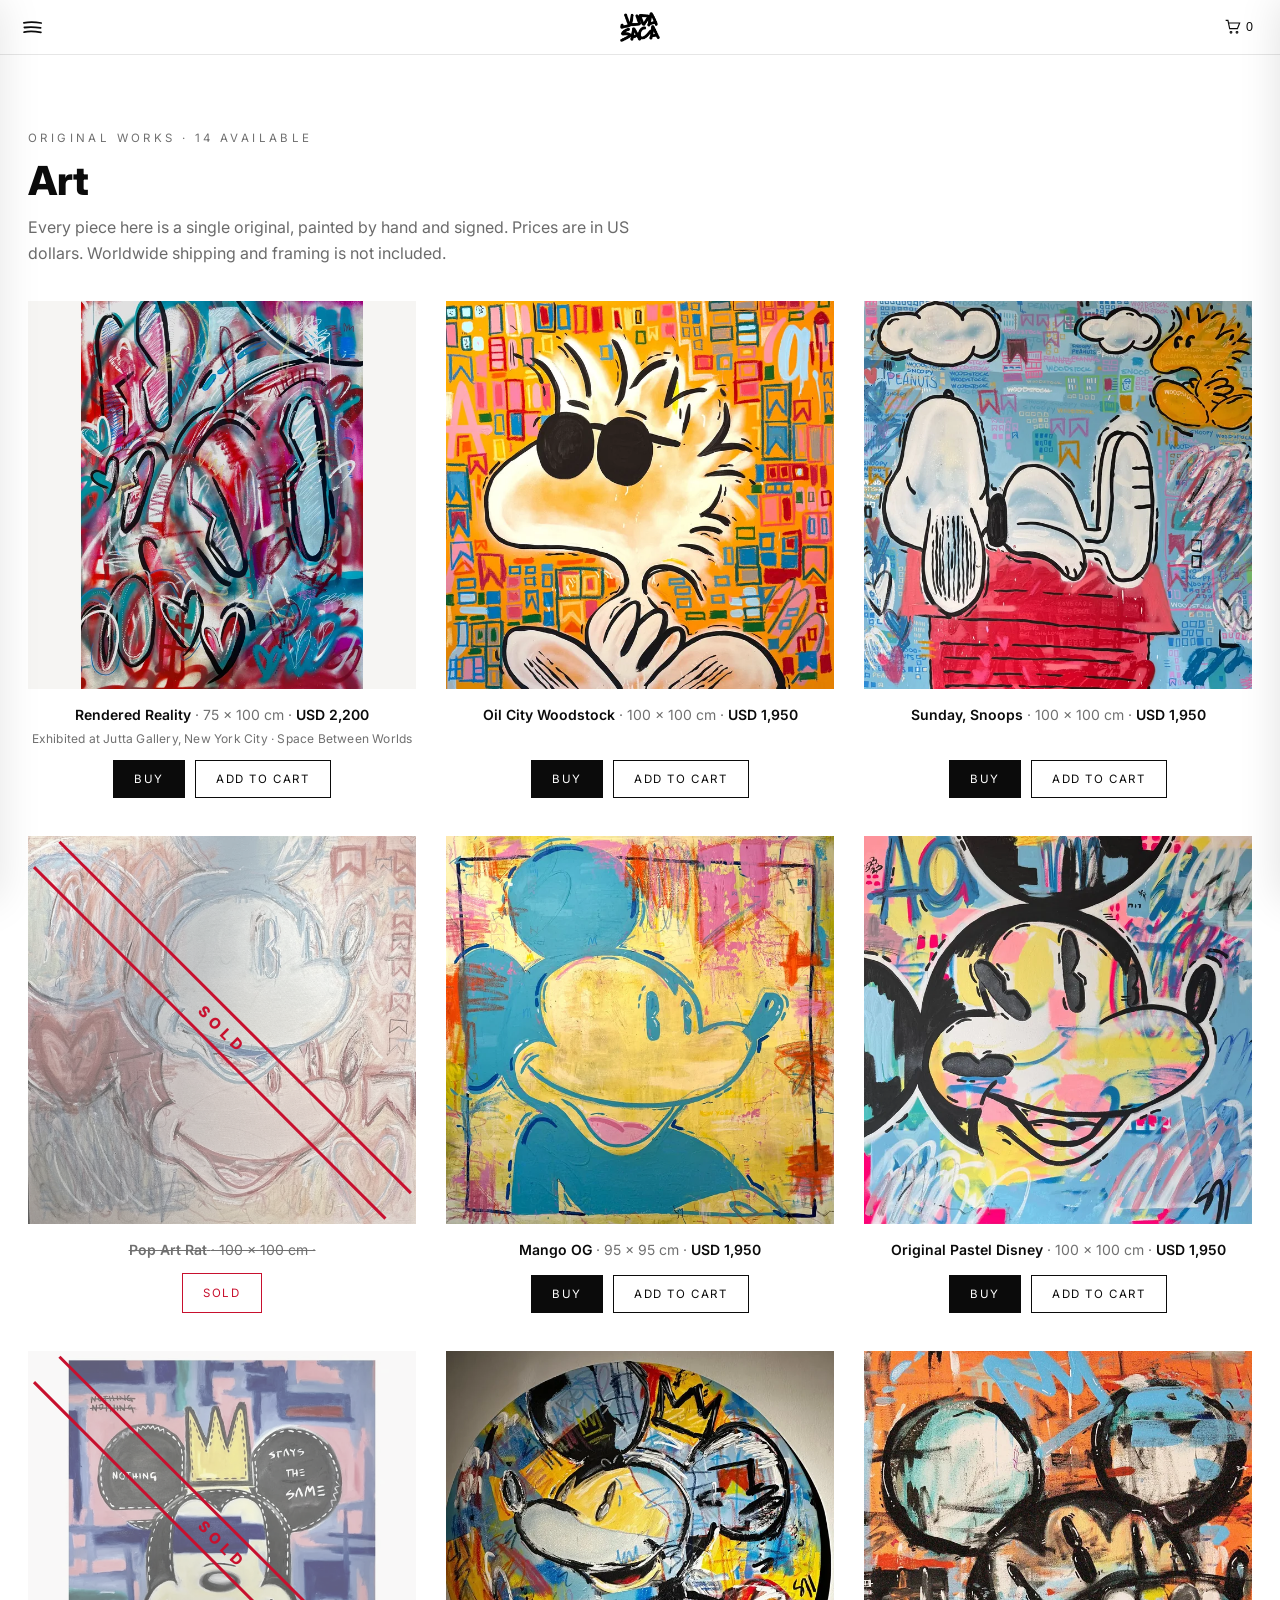
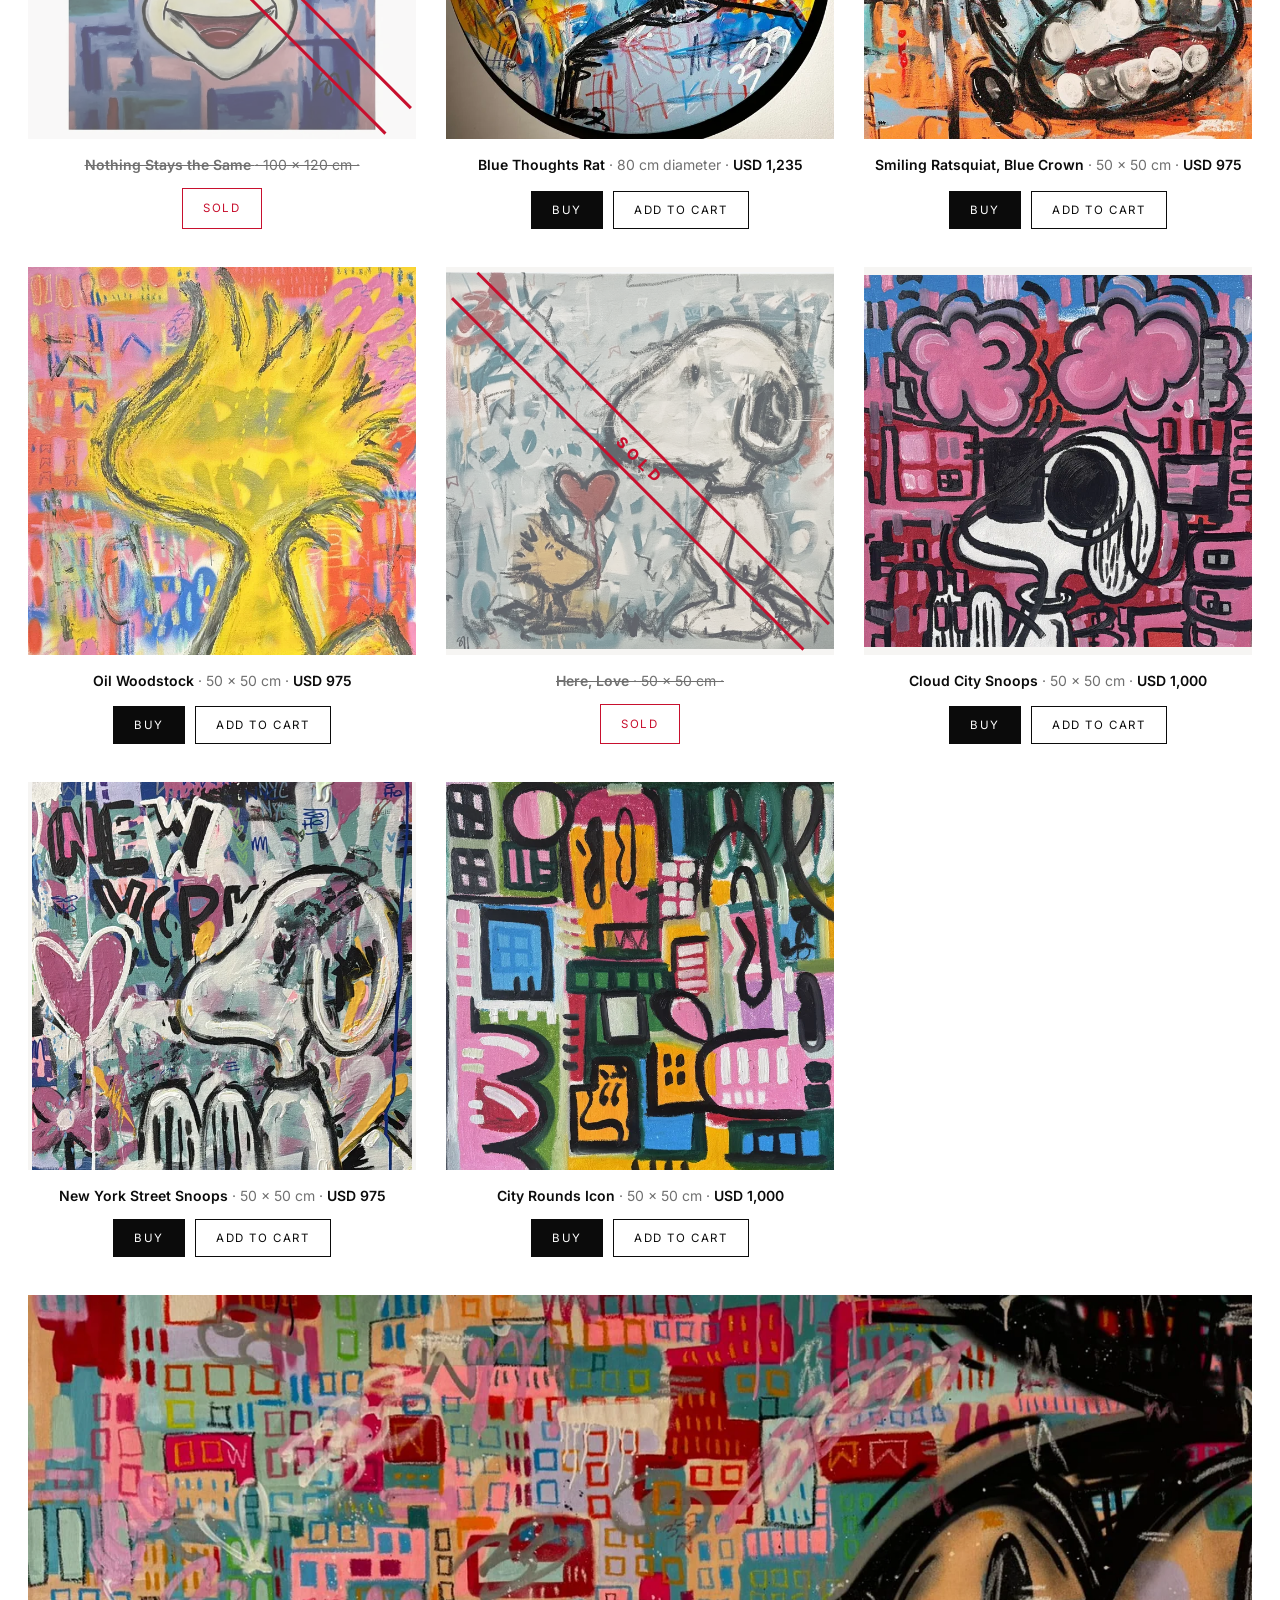
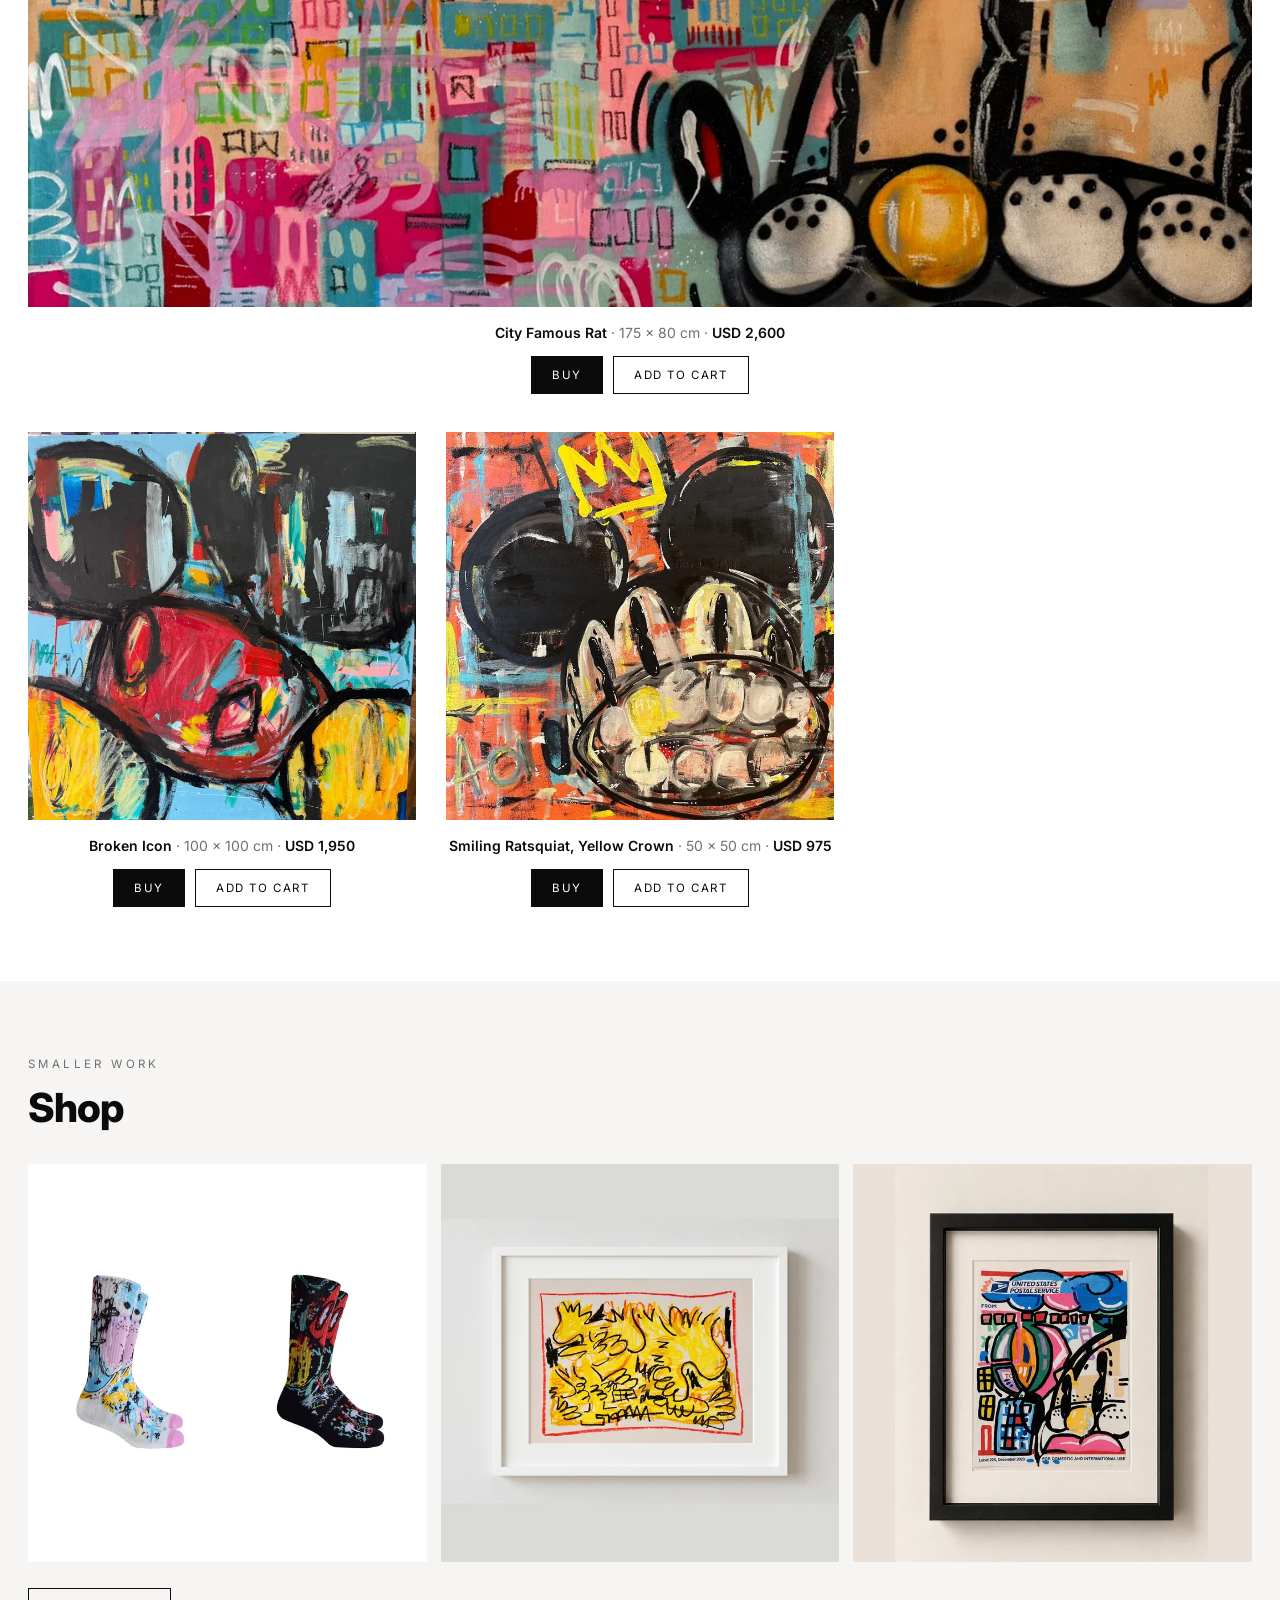
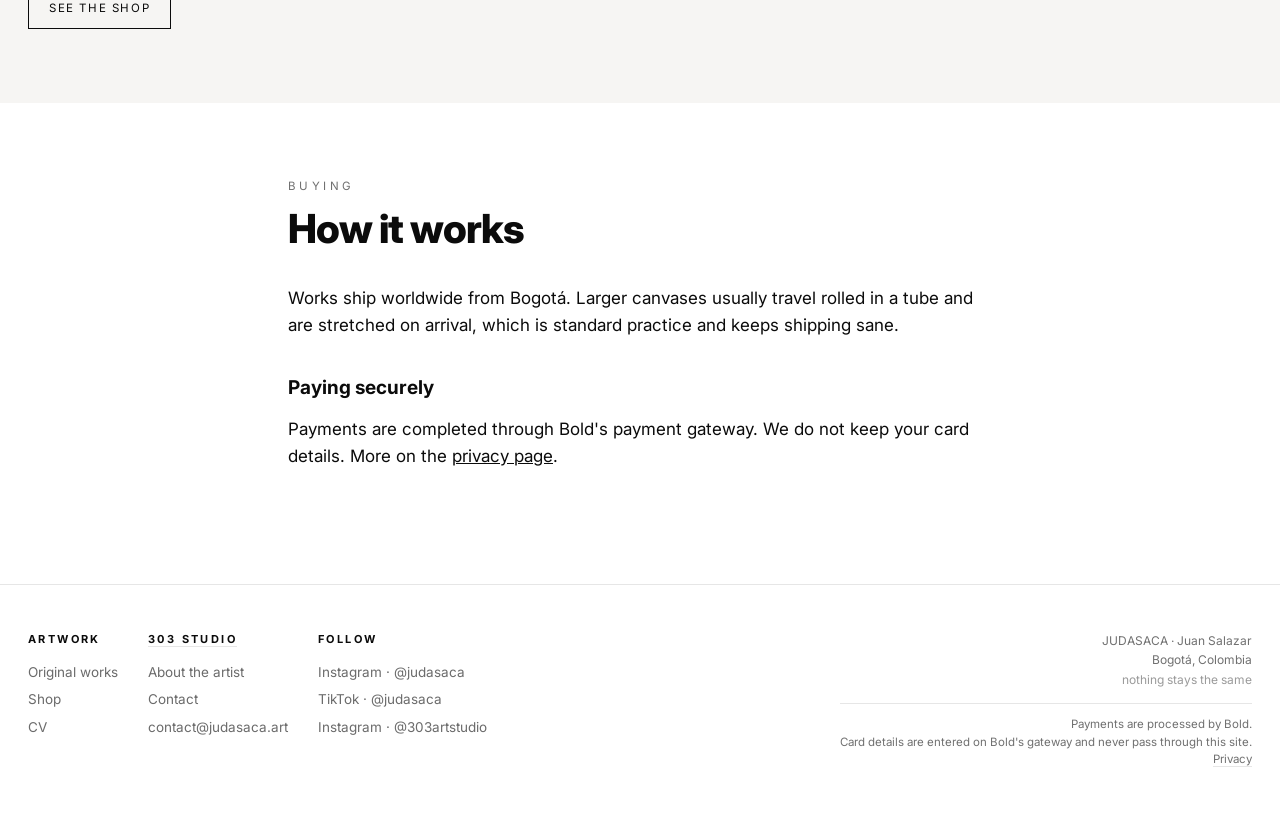
<file: art.html>
<!DOCTYPE html>
<html lang="en">
<head>
<meta charset="UTF-8">
<meta name="viewport" content="width=device-width,initial-scale=1">
<title>Original works · JUDASACA</title>
<meta name="description" content="14 original paintings by JUDASACA, available now. Acrylics, oil and spray on canvas. Bogotá, Colombia.">
<link rel="canonical" href="https://judasaca.art/art.html">
<meta property="og:type" content="website">
<meta property="og:site_name" content="JUDASACA">
<meta property="og:title" content="Original works · JUDASACA">
<meta property="og:description" content="14 original paintings by JUDASACA, available now. Acrylics, oil and spray on canvas. Bogotá, Colombia.">
<meta property="og:url" content="https://judasaca.art/art.html">
<meta property="og:image" content="https://judasaca.art/img/oil-city-woodstock-sm.webp">
<meta name="twitter:card" content="summary_large_image">
<script type="application/ld+json">
{
 "@context": "https://schema.org",
 "@graph": [
  {
   "@type": "WebSite",
   "@id": "https://judasaca.art/#sitio",
   "url": "https://judasaca.art/",
   "name": "JUDASACA",
   "inLanguage": "en",
   "publisher": {
    "@id": "https://judasaca.art/#judasaca"
   }
  },
  {
   "@type": "CollectionPage",
   "@id": "https://judasaca.art/art.html#pagina",
   "url": "https://judasaca.art/art.html",
   "name": "Original works",
   "isPartOf": {
    "@id": "https://judasaca.art/#sitio"
   },
   "mainEntity": {
    "@type": "ItemList",
    "itemListElement": [
     {
      "@type": "ListItem",
      "position": 1,
      "item": {
       "@type": [
        "VisualArtwork",
        "Product"
       ],
       "@id": "https://judasaca.art/art.html#rendered-reality",
       "name": "Rendered Reality",
       "image": "https://judasaca.art/img/rendered-reality.webp",
       "url": "https://judasaca.art/art.html",
       "artform": "Painting",
       "artMedium": "Mixed media on canvas",
       "description": "Mixed media on canvas. 75 × 100 cm.",
       "creator": {
        "@id": "https://judasaca.art/#judasaca"
       },
       "artist": {
        "@id": "https://judasaca.art/#judasaca"
       },
       "width": {
        "@type": "QuantitativeValue",
        "value": 100.0,
        "unitCode": "CMT"
       },
       "height": {
        "@type": "QuantitativeValue",
        "value": 75.0,
        "unitCode": "CMT"
       },
       "offers": {
        "@type": "Offer",
        "url": "https://judasaca.art/art.html",
        "price": 2200,
        "priceCurrency": "USD",
        "availability": "https://schema.org/InStock",
        "itemCondition": "https://schema.org/NewCondition",
        "seller": {
         "@id": "https://judasaca.art/#judasaca"
        }
       }
      }
     },
     {
      "@type": "ListItem",
      "position": 2,
      "item": {
       "@type": [
        "VisualArtwork",
        "Product"
       ],
       "@id": "https://judasaca.art/art.html#oil-city-woodstock",
       "name": "Oil City Woodstock",
       "image": "https://judasaca.art/img/oil-city-woodstock.webp",
       "url": "https://judasaca.art/art.html",
       "artform": "Painting",
       "artMedium": "Acrylics and oil stick on canvas",
       "description": "Acrylics and oil stick on canvas. 100 × 100 cm.",
       "creator": {
        "@id": "https://judasaca.art/#judasaca"
       },
       "artist": {
        "@id": "https://judasaca.art/#judasaca"
       },
       "width": {
        "@type": "QuantitativeValue",
        "value": 100.0,
        "unitCode": "CMT"
       },
       "height": {
        "@type": "QuantitativeValue",
        "value": 100.0,
        "unitCode": "CMT"
       },
       "offers": {
        "@type": "Offer",
        "url": "https://judasaca.art/art.html",
        "price": 1950,
        "priceCurrency": "USD",
        "availability": "https://schema.org/InStock",
        "itemCondition": "https://schema.org/NewCondition",
        "seller": {
         "@id": "https://judasaca.art/#judasaca"
        }
       }
      }
     },
     {
      "@type": "ListItem",
      "position": 3,
      "item": {
       "@type": [
        "VisualArtwork",
        "Product"
       ],
       "@id": "https://judasaca.art/art.html#sunday-snoops",
       "name": "Sunday, Snoops",
       "image": "https://judasaca.art/img/sunday-snoops.webp",
       "url": "https://judasaca.art/art.html",
       "artform": "Painting",
       "artMedium": "Acrylics and spray on canvas",
       "description": "Acrylics and spray on canvas. 100 × 100 cm.",
       "creator": {
        "@id": "https://judasaca.art/#judasaca"
       },
       "artist": {
        "@id": "https://judasaca.art/#judasaca"
       },
       "width": {
        "@type": "QuantitativeValue",
        "value": 100.0,
        "unitCode": "CMT"
       },
       "height": {
        "@type": "QuantitativeValue",
        "value": 100.0,
        "unitCode": "CMT"
       },
       "offers": {
        "@type": "Offer",
        "url": "https://judasaca.art/art.html",
        "price": 1950,
        "priceCurrency": "USD",
        "availability": "https://schema.org/InStock",
        "itemCondition": "https://schema.org/NewCondition",
        "seller": {
         "@id": "https://judasaca.art/#judasaca"
        }
       }
      }
     },
     {
      "@type": "ListItem",
      "position": 4,
      "item": {
       "@type": [
        "VisualArtwork",
        "Product"
       ],
       "@id": "https://judasaca.art/art.html#pop-art-rat",
       "name": "Pop Art Rat",
       "image": "https://judasaca.art/img/pop-art-rat.webp",
       "url": "https://judasaca.art/art.html",
       "artform": "Painting",
       "artMedium": "Acrylics and oil stick on canvas",
       "description": "Acrylics and oil stick on canvas. 100 × 100 cm.",
       "creator": {
        "@id": "https://judasaca.art/#judasaca"
       },
       "artist": {
        "@id": "https://judasaca.art/#judasaca"
       },
       "width": {
        "@type": "QuantitativeValue",
        "value": 100.0,
        "unitCode": "CMT"
       },
       "height": {
        "@type": "QuantitativeValue",
        "value": 100.0,
        "unitCode": "CMT"
       },
       "offers": {
        "@type": "Offer",
        "url": "https://judasaca.art/art.html",
        "availability": "https://schema.org/SoldOut"
       }
      }
     },
     {
      "@type": "ListItem",
      "position": 5,
      "item": {
       "@type": [
        "VisualArtwork",
        "Product"
       ],
       "@id": "https://judasaca.art/art.html#mango-og",
       "name": "Mango OG",
       "image": "https://judasaca.art/img/mango-og.webp",
       "url": "https://judasaca.art/art.html",
       "artform": "Painting",
       "artMedium": "Acrylics and oil stick on canvas",
       "description": "Acrylics and oil stick on canvas. 95 × 95 cm.",
       "creator": {
        "@id": "https://judasaca.art/#judasaca"
       },
       "artist": {
        "@id": "https://judasaca.art/#judasaca"
       },
       "width": {
        "@type": "QuantitativeValue",
        "value": 95.0,
        "unitCode": "CMT"
       },
       "height": {
        "@type": "QuantitativeValue",
        "value": 95.0,
        "unitCode": "CMT"
       },
       "offers": {
        "@type": "Offer",
        "url": "https://judasaca.art/art.html",
        "price": 1950,
        "priceCurrency": "USD",
        "availability": "https://schema.org/InStock",
        "itemCondition": "https://schema.org/NewCondition",
        "seller": {
         "@id": "https://judasaca.art/#judasaca"
        }
       }
      }
     },
     {
      "@type": "ListItem",
      "position": 6,
      "item": {
       "@type": [
        "VisualArtwork",
        "Product"
       ],
       "@id": "https://judasaca.art/art.html#original-pastel-disney",
       "name": "Original Pastel Disney",
       "image": "https://judasaca.art/img/original-pastel-disney.webp",
       "url": "https://judasaca.art/art.html",
       "artform": "Painting",
       "artMedium": "Acrylics and spray on canvas",
       "description": "Acrylics and spray on canvas. 100 × 100 cm.",
       "creator": {
        "@id": "https://judasaca.art/#judasaca"
       },
       "artist": {
        "@id": "https://judasaca.art/#judasaca"
       },
       "width": {
        "@type": "QuantitativeValue",
        "value": 100.0,
        "unitCode": "CMT"
       },
       "height": {
        "@type": "QuantitativeValue",
        "value": 100.0,
        "unitCode": "CMT"
       },
       "offers": {
        "@type": "Offer",
        "url": "https://judasaca.art/art.html",
        "price": 1950,
        "priceCurrency": "USD",
        "availability": "https://schema.org/InStock",
        "itemCondition": "https://schema.org/NewCondition",
        "seller": {
         "@id": "https://judasaca.art/#judasaca"
        }
       }
      }
     },
     {
      "@type": "ListItem",
      "position": 7,
      "item": {
       "@type": [
        "VisualArtwork",
        "Product"
       ],
       "@id": "https://judasaca.art/art.html#nothing-stays-the-same",
       "name": "Nothing Stays the Same",
       "image": "https://judasaca.art/img/nothing-stays-the-same.webp",
       "url": "https://judasaca.art/art.html",
       "artform": "Painting",
       "artMedium": "Oil on canvas",
       "description": "Oil on canvas. 100 × 120 cm.",
       "creator": {
        "@id": "https://judasaca.art/#judasaca"
       },
       "artist": {
        "@id": "https://judasaca.art/#judasaca"
       },
       "width": {
        "@type": "QuantitativeValue",
        "value": 120.0,
        "unitCode": "CMT"
       },
       "height": {
        "@type": "QuantitativeValue",
        "value": 100.0,
        "unitCode": "CMT"
       },
       "offers": {
        "@type": "Offer",
        "url": "https://judasaca.art/art.html",
        "availability": "https://schema.org/SoldOut"
       }
      }
     },
     {
      "@type": "ListItem",
      "position": 8,
      "item": {
       "@type": [
        "VisualArtwork",
        "Product"
       ],
       "@id": "https://judasaca.art/art.html#blue-thoughts-rat",
       "name": "Blue Thoughts Rat",
       "image": "https://judasaca.art/img/blue-thoughts-rat.webp",
       "url": "https://judasaca.art/art.html",
       "artform": "Painting",
       "artMedium": "Acrylics and spray on canvas",
       "description": "Acrylics and spray on canvas. 80 cm diameter.",
       "creator": {
        "@id": "https://judasaca.art/#judasaca"
       },
       "artist": {
        "@id": "https://judasaca.art/#judasaca"
       },
       "offers": {
        "@type": "Offer",
        "url": "https://judasaca.art/art.html",
        "price": 1235,
        "priceCurrency": "USD",
        "availability": "https://schema.org/InStock",
        "itemCondition": "https://schema.org/NewCondition",
        "seller": {
         "@id": "https://judasaca.art/#judasaca"
        }
       }
      }
     },
     {
      "@type": "ListItem",
      "position": 9,
      "item": {
       "@type": [
        "VisualArtwork",
        "Product"
       ],
       "@id": "https://judasaca.art/art.html#smiling-ratsquiat-blue-crown",
       "name": "Smiling Ratsquiat, Blue Crown",
       "image": "https://judasaca.art/img/smiling-ratsquiat-blue-crown.webp",
       "url": "https://judasaca.art/art.html",
       "artform": "Painting",
       "artMedium": "Acrylics and spray on canvas",
       "description": "Acrylics and spray on canvas. 50 × 50 cm.",
       "creator": {
        "@id": "https://judasaca.art/#judasaca"
       },
       "artist": {
        "@id": "https://judasaca.art/#judasaca"
       },
       "width": {
        "@type": "QuantitativeValue",
        "value": 50.0,
        "unitCode": "CMT"
       },
       "height": {
        "@type": "QuantitativeValue",
        "value": 50.0,
        "unitCode": "CMT"
       },
       "offers": {
        "@type": "Offer",
        "url": "https://judasaca.art/art.html",
        "price": 975,
        "priceCurrency": "USD",
        "availability": "https://schema.org/InStock",
        "itemCondition": "https://schema.org/NewCondition",
        "seller": {
         "@id": "https://judasaca.art/#judasaca"
        }
       }
      }
     },
     {
      "@type": "ListItem",
      "position": 10,
      "item": {
       "@type": [
        "VisualArtwork",
        "Product"
       ],
       "@id": "https://judasaca.art/art.html#oil-woodstock",
       "name": "Oil Woodstock",
       "image": "https://judasaca.art/img/oil-woodstock.webp",
       "url": "https://judasaca.art/art.html",
       "artform": "Painting",
       "artMedium": "Acrylics and oil on canvas",
       "description": "Acrylics and oil on canvas. 50 × 50 cm.",
       "creator": {
        "@id": "https://judasaca.art/#judasaca"
       },
       "artist": {
        "@id": "https://judasaca.art/#judasaca"
       },
       "width": {
        "@type": "QuantitativeValue",
        "value": 50.0,
        "unitCode": "CMT"
       },
       "height": {
        "@type": "QuantitativeValue",
        "value": 50.0,
        "unitCode": "CMT"
       },
       "offers": {
        "@type": "Offer",
        "url": "https://judasaca.art/art.html",
        "price": 975,
        "priceCurrency": "USD",
        "availability": "https://schema.org/InStock",
        "itemCondition": "https://schema.org/NewCondition",
        "seller": {
         "@id": "https://judasaca.art/#judasaca"
        }
       }
      }
     },
     {
      "@type": "ListItem",
      "position": 11,
      "item": {
       "@type": [
        "VisualArtwork",
        "Product"
       ],
       "@id": "https://judasaca.art/art.html#here-love",
       "name": "Here, Love",
       "image": "https://judasaca.art/img/here-love.webp",
       "url": "https://judasaca.art/art.html",
       "artform": "Painting",
       "artMedium": "Acrylics and spray on canvas",
       "description": "Acrylics and spray on canvas. 50 × 50 cm.",
       "creator": {
        "@id": "https://judasaca.art/#judasaca"
       },
       "artist": {
        "@id": "https://judasaca.art/#judasaca"
       },
       "width": {
        "@type": "QuantitativeValue",
        "value": 50.0,
        "unitCode": "CMT"
       },
       "height": {
        "@type": "QuantitativeValue",
        "value": 50.0,
        "unitCode": "CMT"
       },
       "offers": {
        "@type": "Offer",
        "url": "https://judasaca.art/art.html",
        "availability": "https://schema.org/SoldOut"
       }
      }
     },
     {
      "@type": "ListItem",
      "position": 12,
      "item": {
       "@type": [
        "VisualArtwork",
        "Product"
       ],
       "@id": "https://judasaca.art/art.html#cloud-city-snoops",
       "name": "Cloud City Snoops",
       "image": "https://judasaca.art/img/cloud-city-snoops.webp",
       "url": "https://judasaca.art/art.html",
       "artform": "Painting",
       "artMedium": "Oil on canvas",
       "description": "Oil on canvas. 50 × 50 cm.",
       "creator": {
        "@id": "https://judasaca.art/#judasaca"
       },
       "artist": {
        "@id": "https://judasaca.art/#judasaca"
       },
       "width": {
        "@type": "QuantitativeValue",
        "value": 50.0,
        "unitCode": "CMT"
       },
       "height": {
        "@type": "QuantitativeValue",
        "value": 50.0,
        "unitCode": "CMT"
       },
       "offers": {
        "@type": "Offer",
        "url": "https://judasaca.art/art.html",
        "price": 1000,
        "priceCurrency": "USD",
        "availability": "https://schema.org/InStock",
        "itemCondition": "https://schema.org/NewCondition",
        "seller": {
         "@id": "https://judasaca.art/#judasaca"
        }
       }
      }
     },
     {
      "@type": "ListItem",
      "position": 13,
      "item": {
       "@type": [
        "VisualArtwork",
        "Product"
       ],
       "@id": "https://judasaca.art/art.html#new-york-street-snoops",
       "name": "New York Street Snoops",
       "image": "https://judasaca.art/img/new-york-street-snoops.webp",
       "url": "https://judasaca.art/art.html",
       "artform": "Painting",
       "artMedium": "Acrylics and spray on canvas",
       "description": "Acrylics and spray on canvas. 50 × 50 cm.",
       "creator": {
        "@id": "https://judasaca.art/#judasaca"
       },
       "artist": {
        "@id": "https://judasaca.art/#judasaca"
       },
       "width": {
        "@type": "QuantitativeValue",
        "value": 50.0,
        "unitCode": "CMT"
       },
       "height": {
        "@type": "QuantitativeValue",
        "value": 50.0,
        "unitCode": "CMT"
       },
       "offers": {
        "@type": "Offer",
        "url": "https://judasaca.art/art.html",
        "price": 975,
        "priceCurrency": "USD",
        "availability": "https://schema.org/InStock",
        "itemCondition": "https://schema.org/NewCondition",
        "seller": {
         "@id": "https://judasaca.art/#judasaca"
        }
       }
      }
     },
     {
      "@type": "ListItem",
      "position": 14,
      "item": {
       "@type": [
        "VisualArtwork",
        "Product"
       ],
       "@id": "https://judasaca.art/art.html#city-rounds-icon",
       "name": "City Rounds Icon",
       "image": "https://judasaca.art/img/city-rounds-icon.webp",
       "url": "https://judasaca.art/art.html",
       "artform": "Painting",
       "artMedium": "Oil on canvas",
       "description": "Oil on canvas. 50 × 50 cm.",
       "creator": {
        "@id": "https://judasaca.art/#judasaca"
       },
       "artist": {
        "@id": "https://judasaca.art/#judasaca"
       },
       "width": {
        "@type": "QuantitativeValue",
        "value": 50.0,
        "unitCode": "CMT"
       },
       "height": {
        "@type": "QuantitativeValue",
        "value": 50.0,
        "unitCode": "CMT"
       },
       "offers": {
        "@type": "Offer",
        "url": "https://judasaca.art/art.html",
        "price": 1000,
        "priceCurrency": "USD",
        "availability": "https://schema.org/InStock",
        "itemCondition": "https://schema.org/NewCondition",
        "seller": {
         "@id": "https://judasaca.art/#judasaca"
        }
       }
      }
     },
     {
      "@type": "ListItem",
      "position": 15,
      "item": {
       "@type": [
        "VisualArtwork",
        "Product"
       ],
       "@id": "https://judasaca.art/art.html#city-famous-rat",
       "name": "City Famous Rat",
       "image": "https://judasaca.art/img/city-famous-rat.webp",
       "url": "https://judasaca.art/art.html",
       "artform": "Painting",
       "artMedium": "Acrylics and spray on canvas",
       "description": "Acrylics and spray on canvas. 175 × 80 cm.",
       "creator": {
        "@id": "https://judasaca.art/#judasaca"
       },
       "artist": {
        "@id": "https://judasaca.art/#judasaca"
       },
       "width": {
        "@type": "QuantitativeValue",
        "value": 80.0,
        "unitCode": "CMT"
       },
       "height": {
        "@type": "QuantitativeValue",
        "value": 175.0,
        "unitCode": "CMT"
       },
       "offers": {
        "@type": "Offer",
        "url": "https://judasaca.art/art.html",
        "price": 2600,
        "priceCurrency": "USD",
        "availability": "https://schema.org/InStock",
        "itemCondition": "https://schema.org/NewCondition",
        "seller": {
         "@id": "https://judasaca.art/#judasaca"
        }
       }
      }
     },
     {
      "@type": "ListItem",
      "position": 16,
      "item": {
       "@type": [
        "VisualArtwork",
        "Product"
       ],
       "@id": "https://judasaca.art/art.html#broken-icon",
       "name": "Broken Icon",
       "image": "https://judasaca.art/img/broken-icon.webp",
       "url": "https://judasaca.art/art.html",
       "artform": "Painting",
       "artMedium": "Acrylics and oil stick on canvas",
       "description": "Acrylics and oil stick on canvas. 100 × 100 cm.",
       "creator": {
        "@id": "https://judasaca.art/#judasaca"
       },
       "artist": {
        "@id": "https://judasaca.art/#judasaca"
       },
       "width": {
        "@type": "QuantitativeValue",
        "value": 100.0,
        "unitCode": "CMT"
       },
       "height": {
        "@type": "QuantitativeValue",
        "value": 100.0,
        "unitCode": "CMT"
       },
       "offers": {
        "@type": "Offer",
        "url": "https://judasaca.art/art.html",
        "price": 1950,
        "priceCurrency": "USD",
        "availability": "https://schema.org/InStock",
        "itemCondition": "https://schema.org/NewCondition",
        "seller": {
         "@id": "https://judasaca.art/#judasaca"
        }
       }
      }
     },
     {
      "@type": "ListItem",
      "position": 17,
      "item": {
       "@type": [
        "VisualArtwork",
        "Product"
       ],
       "@id": "https://judasaca.art/art.html#smiling-ratsquiat-yellow-crown",
       "name": "Smiling Ratsquiat, Yellow Crown",
       "image": "https://judasaca.art/img/smiling-ratsquiat-yellow-crown.webp",
       "url": "https://judasaca.art/art.html",
       "artform": "Painting",
       "artMedium": "Acrylics and spray on canvas",
       "description": "Acrylics and spray on canvas. 50 × 50 cm.",
       "creator": {
        "@id": "https://judasaca.art/#judasaca"
       },
       "artist": {
        "@id": "https://judasaca.art/#judasaca"
       },
       "width": {
        "@type": "QuantitativeValue",
        "value": 50.0,
        "unitCode": "CMT"
       },
       "height": {
        "@type": "QuantitativeValue",
        "value": 50.0,
        "unitCode": "CMT"
       },
       "offers": {
        "@type": "Offer",
        "url": "https://judasaca.art/art.html",
        "price": 975,
        "priceCurrency": "USD",
        "availability": "https://schema.org/InStock",
        "itemCondition": "https://schema.org/NewCondition",
        "seller": {
         "@id": "https://judasaca.art/#judasaca"
        }
       }
      }
     }
    ]
   }
  }
 ]
}
</script>
<link rel="icon" href="img/judasaca-logo.png">
<link rel="preconnect" href="https://fonts.googleapis.com">
<link rel="preconnect" href="https://fonts.gstatic.com" crossorigin>
<link href="https://fonts.googleapis.com/css2?family=Inter:wght@400;500;600;700;800&display=swap" rel="stylesheet">
<link rel="stylesheet" href="css/style.css">
</head>
<body>

<header>
  <div class="barra">
    <button class="trazo" id="abrir-menu" aria-label="Menu" aria-expanded="false">
      <svg viewBox="0 0 30 22" aria-hidden="true" width="21" height="15">
        <path d="M2.4 4.1c6.1-1.2 15.7-1.5 25.2.3"/>
        <path d="M3.1 11c7.6-.9 14.9-.7 23.8.4"/>
        <path d="M2.7 17.9c5.3-1.3 14.4-1.4 24.6.2"/>
      </svg>
    </button>
    <a class="marca" href="index.html" aria-label="JUDASACA, home">
      <img src="img/judasaca-logo.png" alt="JUDASACA" width="900" height="673">
    </a>
    <button class="carro" id="carro" aria-label="Cart">
      <svg viewBox="0 0 24 24" aria-hidden="true" width="16" height="16"><circle cx="9" cy="20" r="1.3"/><circle cx="18" cy="20" r="1.3"/><path d="M1 2h3.4l2.6 12.4h11.6L22 6H6"/></svg>
      <span class="n" id="carro-n">0</span>
    </button>
  </div>
</header>

<aside class="menu-panel" id="menu-panel" aria-label="Menu" aria-hidden="true">
  <button class="x" id="cerrar-menu" aria-label="Close">&times;</button>
  <nav id="nav">
      <a href="about.html">About</a>
      <a href="art.html" class="on">Art</a>
      <a href="shop.html">Shop</a>
      <a href="cv.html">CV</a>
      <a href="contact.html">Contact</a>
  </nav>
  <div class="abajo">
    Bogotá, Colombia<br>
    <a href="mailto:contact@judasaca.art">contact@judasaca.art</a><br>
    <a href="https://www.instagram.com/judasaca" rel="noopener">@judasaca</a>
  </div>
</aside>

<main>
  <section>
    <div class="wrap">
      <div class="tit">
        <div class="eti">Original works · 14 available</div>
        <h2>Art</h2>
        <p>Every piece here is a single original, painted by hand and signed. Prices are
          in US dollars. Worldwide shipping and framing is not included.</p>
      </div>
      <div class="obras">
      <article class="obra">
        <figure>
          <a class="marco" href="img/rendered-reality.webp?v=79366698"
             data-lupa data-tit="Rendered Reality"
             data-fic="Mixed media on canvas · 75 × 100 cm">
            <img src="img/rendered-reality-sm.webp?v=1c77858f" alt="Rendered Reality, mixed media on canvas, 75 × 100 cm" loading="lazy">
          </a>
          <figcaption>
            <div class="linea"><span class="t">Rendered Reality</span>
              <span class="f">· 75 × 100 cm ·</span> <span class="p">USD 2,200</span></div>
            <div class="expo">Exhibited at Jutta Gallery, New York City · Space Between Worlds</div>
            <div class="acciones"><span class="pagar" data-obra="rendered-reality"><button class="btn lleno comprar" type="button" data-obra="rendered-reality">Buy</button></span><button class="btn add" data-slug="rendered-reality">Add to cart</button></div>
          </figcaption>
        </figure>
      </article>
      <article class="obra">
        <figure>
          <a class="marco" href="img/oil-city-woodstock.webp?v=7d366d5f"
             data-lupa data-tit="Oil City Woodstock"
             data-fic="Acrylics and oil stick on canvas · 100 × 100 cm">
            <img src="img/oil-city-woodstock-sm.webp?v=e12d5306" alt="Oil City Woodstock, acrylics and oil stick on canvas, 100 × 100 cm" loading="lazy">
          </a>
          <figcaption>
            <div class="linea"><span class="t">Oil City Woodstock</span>
              <span class="f">· 100 × 100 cm ·</span> <span class="p">USD 1,950</span></div>
            <div class="acciones"><span class="pagar" data-obra="oil-city-woodstock"><button class="btn lleno comprar" type="button" data-obra="oil-city-woodstock">Buy</button></span><button class="btn add" data-slug="oil-city-woodstock">Add to cart</button></div>
          </figcaption>
        </figure>
      </article>
      <article class="obra">
        <figure>
          <a class="marco" href="img/sunday-snoops.webp?v=010f2f91"
             data-lupa data-tit="Sunday, Snoops"
             data-fic="Acrylics and spray on canvas · 100 × 100 cm">
            <img src="img/sunday-snoops-sm.webp?v=f938996b" alt="Sunday, Snoops, acrylics and spray on canvas, 100 × 100 cm" loading="lazy">
          </a>
          <figcaption>
            <div class="linea"><span class="t">Sunday, Snoops</span>
              <span class="f">· 100 × 100 cm ·</span> <span class="p">USD 1,950</span></div>
            <div class="acciones"><span class="pagar" data-obra="sunday-snoops"><button class="btn lleno comprar" type="button" data-obra="sunday-snoops">Buy</button></span><button class="btn add" data-slug="sunday-snoops">Add to cart</button></div>
          </figcaption>
        </figure>
      </article>
      <article class="obra agotada">
        <figure>
          <a class="marco vendido" href="img/pop-art-rat.webp?v=e5953bca"
             data-lupa data-tit="Pop Art Rat"
             data-fic="Acrylics and oil stick on canvas · 100 × 100 cm">
            <img src="img/pop-art-rat-sm.webp?v=f03d841e" alt="Pop Art Rat, acrylics and oil stick on canvas, 100 × 100 cm" loading="lazy"><span class="sello" aria-hidden="true"><i></i><b>Sold</b><i></i></span>
          </a>
          <figcaption>
            <div class="linea"><span class="t">Pop Art Rat</span>
              <span class="f">· 100 × 100 cm ·</span> </div>
            <div class="acciones"><span class="sello-vendida">Sold</span></div>
          </figcaption>
        </figure>
      </article>
      <article class="obra">
        <figure>
          <a class="marco" href="img/mango-og.webp?v=3d19b721"
             data-lupa data-tit="Mango OG"
             data-fic="Acrylics and oil stick on canvas · 95 × 95 cm">
            <img src="img/mango-og-sm.webp?v=58f30d76" alt="Mango OG, acrylics and oil stick on canvas, 95 × 95 cm" loading="lazy">
          </a>
          <figcaption>
            <div class="linea"><span class="t">Mango OG</span>
              <span class="f">· 95 × 95 cm ·</span> <span class="p">USD 1,950</span></div>
            <div class="acciones"><span class="pagar" data-obra="mango-og"><button class="btn lleno comprar" type="button" data-obra="mango-og">Buy</button></span><button class="btn add" data-slug="mango-og">Add to cart</button></div>
          </figcaption>
        </figure>
      </article>
      <article class="obra">
        <figure>
          <a class="marco" href="img/original-pastel-disney.webp?v=e2cf7ba3"
             data-lupa data-tit="Original Pastel Disney"
             data-fic="Acrylics and spray on canvas · 100 × 100 cm">
            <img src="img/original-pastel-disney-sm.webp?v=5fbb3158" alt="Original Pastel Disney, acrylics and spray on canvas, 100 × 100 cm" loading="lazy">
          </a>
          <figcaption>
            <div class="linea"><span class="t">Original Pastel Disney</span>
              <span class="f">· 100 × 100 cm ·</span> <span class="p">USD 1,950</span></div>
            <div class="acciones"><span class="pagar" data-obra="original-pastel-disney"><button class="btn lleno comprar" type="button" data-obra="original-pastel-disney">Buy</button></span><button class="btn add" data-slug="original-pastel-disney">Add to cart</button></div>
          </figcaption>
        </figure>
      </article>
      <article class="obra agotada">
        <figure>
          <a class="marco vendido" href="img/nothing-stays-the-same.webp?v=9b7f788b"
             data-lupa data-tit="Nothing Stays the Same"
             data-fic="Oil on canvas · 100 × 120 cm">
            <img src="img/nothing-stays-the-same-sm.webp?v=c57f8dc5" alt="Nothing Stays the Same, oil on canvas, 100 × 120 cm" loading="lazy"><span class="sello" aria-hidden="true"><i></i><b>Sold</b><i></i></span>
          </a>
          <figcaption>
            <div class="linea"><span class="t">Nothing Stays the Same</span>
              <span class="f">· 100 × 120 cm ·</span> </div>
            <div class="acciones"><span class="sello-vendida">Sold</span></div>
          </figcaption>
        </figure>
      </article>
      <article class="obra">
        <figure>
          <a class="marco recorte" href="img/blue-thoughts-rat.webp?v=11e138b4"
             data-lupa data-tit="Blue Thoughts Rat"
             data-fic="Acrylics and spray on canvas · 80 cm diameter">
            <img src="img/blue-thoughts-rat-sm.webp?v=9ce7e584" alt="Blue Thoughts Rat, acrylics and spray on canvas, 80 cm diameter" loading="lazy">
          </a>
          <figcaption>
            <div class="linea"><span class="t">Blue Thoughts Rat</span>
              <span class="f">· 80 cm diameter ·</span> <span class="p">USD 1,235</span></div>
            <div class="acciones"><span class="pagar" data-obra="blue-thoughts-rat"><button class="btn lleno comprar" type="button" data-obra="blue-thoughts-rat">Buy</button></span><button class="btn add" data-slug="blue-thoughts-rat">Add to cart</button></div>
          </figcaption>
        </figure>
      </article>
      <article class="obra">
        <figure>
          <a class="marco" href="img/smiling-ratsquiat-blue-crown.webp?v=5bf32da1"
             data-lupa data-tit="Smiling Ratsquiat, Blue Crown"
             data-fic="Acrylics and spray on canvas · 50 × 50 cm">
            <img src="img/smiling-ratsquiat-blue-crown-sm.webp?v=ea98ac49" alt="Smiling Ratsquiat, Blue Crown, acrylics and spray on canvas, 50 × 50 cm" loading="lazy">
          </a>
          <figcaption>
            <div class="linea"><span class="t">Smiling Ratsquiat, Blue Crown</span>
              <span class="f">· 50 × 50 cm ·</span> <span class="p">USD 975</span></div>
            <div class="acciones"><span class="pagar" data-obra="smiling-ratsquiat-blue-crown"><button class="btn lleno comprar" type="button" data-obra="smiling-ratsquiat-blue-crown">Buy</button></span><button class="btn add" data-slug="smiling-ratsquiat-blue-crown">Add to cart</button></div>
          </figcaption>
        </figure>
      </article>
      <article class="obra">
        <figure>
          <a class="marco" href="img/oil-woodstock.webp?v=5d36a6d4"
             data-lupa data-tit="Oil Woodstock"
             data-fic="Acrylics and oil on canvas · 50 × 50 cm">
            <img src="img/oil-woodstock-sm.webp?v=2fe5a3e2" alt="Oil Woodstock, acrylics and oil on canvas, 50 × 50 cm" loading="lazy">
          </a>
          <figcaption>
            <div class="linea"><span class="t">Oil Woodstock</span>
              <span class="f">· 50 × 50 cm ·</span> <span class="p">USD 975</span></div>
            <div class="acciones"><span class="pagar" data-obra="oil-woodstock"><button class="btn lleno comprar" type="button" data-obra="oil-woodstock">Buy</button></span><button class="btn add" data-slug="oil-woodstock">Add to cart</button></div>
          </figcaption>
        </figure>
      </article>
      <article class="obra agotada">
        <figure>
          <a class="marco vendido" href="img/here-love.webp?v=0ed88873"
             data-lupa data-tit="Here, Love"
             data-fic="Acrylics and spray on canvas · 50 × 50 cm">
            <img src="img/here-love-sm.webp?v=6edbe1e0" alt="Here, Love, acrylics and spray on canvas, 50 × 50 cm" loading="lazy"><span class="sello" aria-hidden="true"><i></i><b>Sold</b><i></i></span>
          </a>
          <figcaption>
            <div class="linea"><span class="t">Here, Love</span>
              <span class="f">· 50 × 50 cm ·</span> </div>
            <div class="acciones"><span class="sello-vendida">Sold</span></div>
          </figcaption>
        </figure>
      </article>
      <article class="obra">
        <figure>
          <a class="marco" href="img/cloud-city-snoops.webp?v=24ff3992"
             data-lupa data-tit="Cloud City Snoops"
             data-fic="Oil on canvas · 50 × 50 cm">
            <img src="img/cloud-city-snoops-sm.webp?v=bb41bc51" alt="Cloud City Snoops, oil on canvas, 50 × 50 cm" loading="lazy">
          </a>
          <figcaption>
            <div class="linea"><span class="t">Cloud City Snoops</span>
              <span class="f">· 50 × 50 cm ·</span> <span class="p">USD 1,000</span></div>
            <div class="acciones"><span class="pagar" data-obra="cloud-city-snoops"><button class="btn lleno comprar" type="button" data-obra="cloud-city-snoops">Buy</button></span><button class="btn add" data-slug="cloud-city-snoops">Add to cart</button></div>
          </figcaption>
        </figure>
      </article>
      <article class="obra">
        <figure>
          <a class="marco" href="img/new-york-street-snoops.webp?v=f4bd9f7f"
             data-lupa data-tit="New York Street Snoops"
             data-fic="Acrylics and spray on canvas · 50 × 50 cm">
            <img src="img/new-york-street-snoops-sm.webp?v=60c43988" alt="New York Street Snoops, acrylics and spray on canvas, 50 × 50 cm" loading="lazy">
          </a>
          <figcaption>
            <div class="linea"><span class="t">New York Street Snoops</span>
              <span class="f">· 50 × 50 cm ·</span> <span class="p">USD 975</span></div>
            <div class="acciones"><span class="pagar" data-obra="new-york-street-snoops"><button class="btn lleno comprar" type="button" data-obra="new-york-street-snoops">Buy</button></span><button class="btn add" data-slug="new-york-street-snoops">Add to cart</button></div>
          </figcaption>
        </figure>
      </article>
      <article class="obra">
        <figure>
          <a class="marco" href="img/city-rounds-icon.webp?v=6d310a9a"
             data-lupa data-tit="City Rounds Icon"
             data-fic="Oil on canvas · 50 × 50 cm">
            <img src="img/city-rounds-icon-sm.webp?v=666cf619" alt="City Rounds Icon, oil on canvas, 50 × 50 cm" loading="lazy">
          </a>
          <figcaption>
            <div class="linea"><span class="t">City Rounds Icon</span>
              <span class="f">· 50 × 50 cm ·</span> <span class="p">USD 1,000</span></div>
            <div class="acciones"><span class="pagar" data-obra="city-rounds-icon"><button class="btn lleno comprar" type="button" data-obra="city-rounds-icon">Buy</button></span><button class="btn add" data-slug="city-rounds-icon">Add to cart</button></div>
          </figcaption>
        </figure>
      </article>
      <article class="obra ancha">
        <figure>
          <a class="marco" href="img/city-famous-rat.webp?v=a33e66de"
             data-lupa data-tit="City Famous Rat"
             data-fic="Acrylics and spray on canvas · 175 × 80 cm">
            <img src="img/city-famous-rat.webp?v=a33e66de" alt="City Famous Rat, acrylics and spray on canvas, 175 × 80 cm" loading="lazy">
          </a>
          <figcaption>
            <div class="linea"><span class="t">City Famous Rat</span>
              <span class="f">· 175 × 80 cm ·</span> <span class="p">USD 2,600</span></div>
            <div class="acciones"><span class="pagar" data-obra="city-famous-rat"><button class="btn lleno comprar" type="button" data-obra="city-famous-rat">Buy</button></span><button class="btn add" data-slug="city-famous-rat">Add to cart</button></div>
          </figcaption>
        </figure>
      </article>
      <article class="obra">
        <figure>
          <a class="marco" href="img/broken-icon.webp?v=61e49414"
             data-lupa data-tit="Broken Icon"
             data-fic="Acrylics and oil stick on canvas · 100 × 100 cm">
            <img src="img/broken-icon-sm.webp?v=33c61dff" alt="Broken Icon, acrylics and oil stick on canvas, 100 × 100 cm" loading="lazy">
          </a>
          <figcaption>
            <div class="linea"><span class="t">Broken Icon</span>
              <span class="f">· 100 × 100 cm ·</span> <span class="p">USD 1,950</span></div>
            <div class="acciones"><span class="pagar" data-obra="broken-icon"><button class="btn lleno comprar" type="button" data-obra="broken-icon">Buy</button></span><button class="btn add" data-slug="broken-icon">Add to cart</button></div>
          </figcaption>
        </figure>
      </article>
      <article class="obra">
        <figure>
          <a class="marco" href="img/smiling-ratsquiat-yellow-crown.webp?v=9f8f324e"
             data-lupa data-tit="Smiling Ratsquiat, Yellow Crown"
             data-fic="Acrylics and spray on canvas · 50 × 50 cm">
            <img src="img/smiling-ratsquiat-yellow-crown-sm.webp?v=f5e84633" alt="Smiling Ratsquiat, Yellow Crown, acrylics and spray on canvas, 50 × 50 cm" loading="lazy">
          </a>
          <figcaption>
            <div class="linea"><span class="t">Smiling Ratsquiat, Yellow Crown</span>
              <span class="f">· 50 × 50 cm ·</span> <span class="p">USD 975</span></div>
            <div class="acciones"><span class="pagar" data-obra="smiling-ratsquiat-yellow-crown"><button class="btn lleno comprar" type="button" data-obra="smiling-ratsquiat-yellow-crown">Buy</button></span><button class="btn add" data-slug="smiling-ratsquiat-yellow-crown">Add to cart</button></div>
          </figcaption>
        </figure>
      </article>
      </div>
    </div>
  </section>

  <section class="humo">
    <div class="wrap">
      <div class="tit">
        <div class="eti">Smaller work</div>
        <h2>Shop</h2>
      </div>
      <div class="lienzos">
          <a class="lienzo" href="shop.html">
            <img src="img/judasaca-socks-sm.webp?v=f1de9e6e" alt="Broken Icon × Bitcoin Rat Socks" loading="lazy">
          </a>
          <a class="lienzo" href="shop.html">
            <img src="img/woodstocks-on-fire-sm.webp?v=79e8d969" alt="Woodstock’s on Fire" loading="lazy">
          </a>
          <a class="lienzo" href="shop.html">
            <img src="img/out-in-the-beach-rat-sm.webp?v=7d86bf95" alt="Out in the Beach Rat" loading="lazy">
          </a>
      </div>
      <p style="margin-top:26px"><a class="btn" href="shop.html">See the shop</a></p>
    </div>
  </section>

  <section>
    <div class="wrap estrecho prosa">
      <div class="tit"><div class="eti">Buying</div><h2>How it works</h2></div>
      <p>Works ship worldwide from Bogotá. Larger canvases usually travel rolled in a
        tube and are stretched on arrival, which is standard practice and keeps shipping
        sane.</p>

      <!-- Dicho en positivo, pero sin inventar nada. Cada frase de aqui es
           comprobable: el pago ocurre en la pasarela de Bold, el sitio va por
           HTTPS, y el monto se firma antes de salir. No se menciona ninguna
           certificacion que no sea nuestra. -->
      <h3>Paying securely</h3>
      <p>Payments are completed through Bold's payment gateway. We do not keep your card
        details. More on the <a href="privacy.html">privacy page</a>.</p>
    </div>
  </section>
</main>

<footer>
  <div class="wrap pie">
    <div class="col"><b>Artwork</b>
      <a href="art.html">Original works</a>
      <a href="shop.html">Shop</a>
      <a href="cv.html">CV</a>
    </div>
    <div class="col"><b><a class="tit-enlace" href="https://www.instagram.com/303artstudio" target="_blank"
      rel="noopener">303 Studio</a></b>
      <a href="about.html">About the artist</a>
      <a href="contact.html">Contact</a>
      <a href="mailto:contact@judasaca.art">contact@judasaca.art</a>
    </div>
    <div class="col"><b>Follow</b>
      <a href="https://www.instagram.com/judasaca" target="_blank" rel="noopener">Instagram · @judasaca</a>
      <a href="https://www.tiktok.com/@judasaca" target="_blank" rel="noopener">TikTok · @judasaca</a>
      <a href="https://www.instagram.com/303artstudio" target="_blank" rel="noopener">Instagram · @303artstudio</a>
    </div>
    <div class="col fin">JUDASACA · Juan Salazar<br>Bogotá, Colombia<br>
      <span style="opacity:.7">nothing stays the same</span>
      <!-- Dice solo lo que es verdad. El pago ocurre dentro de la pasarela de
           Bold, no en esta pagina, asi que el numero de la tarjeta no pasa por
           aqui ni queda en ningun sitio nuestro. No se reclama ninguna
           certificacion que no tengamos. -->
      <span class="seguro">Payments are processed by Bold.<br>
        Card details are entered on Bold's gateway and never pass through this site.<br>
        <a href="privacy.html">Privacy</a></span></div>
  </div>
</footer>

<div class="velo" id="velo"></div>
<aside class="panel" id="panel" aria-label="Cart" aria-hidden="true">
  <div class="alto"><h2>Selected works</h2><button class="x" id="cerrar-carro" aria-label="Close">&times;</button></div>
  <div class="lista" id="carro-lista"></div>
  <div class="bajo">
    <div class="total"><span>Total</span><span id="carro-total">USD 0</span></div>
    <div class="pagar-carro" id="carro-pagar"></div>
    <button class="btn lleno" id="carro-pedir" type="button">Checkout</button>
    <p class="nota" id="carro-nota">Payment opens on Bold's gateway. Card details are
      entered there and never pass through this site. We ask where to ship afterwards.</p>
  </div>
</aside>

<div class="lupa" id="lupa" role="dialog" aria-modal="true" aria-label="Artwork">
  <button class="cerrar" aria-label="Close">&times;</button>
  <button class="pasar ant" aria-label="Previous">&#8249;</button>
  <button class="pasar sig" aria-label="Next">&#8250;</button>
  <figure><img id="lupa-img" alt=""><figcaption id="lupa-pie"></figcaption></figure>
</div>

<script>
/* Menu de celular y lupa de obras. Si el JavaScript falla, los enlaces de las
   obras siguen abriendo la imagen grande por su cuenta. */
(function(){
  var b=document.getElementById('abrir-menu'), p=document.getElementById('menu-panel'),
      v=document.getElementById('velo'), x=document.getElementById('cerrar-menu');
  if(!b||!p) return;
  function abrir(){ p.classList.add('abierto'); v.classList.add('abierto');
    p.setAttribute('aria-hidden','false'); b.setAttribute('aria-expanded','true');
    document.body.style.overflow='hidden'; x.focus(); }
  function cerrar(){ p.classList.remove('abierto'); v.classList.remove('abierto');
    p.setAttribute('aria-hidden','true'); b.setAttribute('aria-expanded','false');
    document.body.style.overflow=''; b.focus(); }
  b.addEventListener('click', abrir);
  x.addEventListener('click', cerrar);
  v.addEventListener('click', cerrar);
  document.addEventListener('keydown', function(e){
    if(e.key==='Escape' && p.classList.contains('abierto')) cerrar(); });
})();

(function(){
  var enlaces=[].slice.call(document.querySelectorAll('[data-lupa]'));
  if(!enlaces.length) return;
  var caja=document.getElementById('lupa'), img=document.getElementById('lupa-img'),
      pie=document.getElementById('lupa-pie'), i=0, antes=null;

  function mostrar(n){
    i=(n+enlaces.length)%enlaces.length;
    var a=enlaces[i];
    img.src=a.getAttribute('href');
    img.alt=a.getAttribute('data-tit');
    pie.textContent=a.getAttribute('data-tit')+' · '+a.getAttribute('data-fic');
  }
  function abrir(n,orig){
    antes=orig; mostrar(n);
    caja.classList.add('viendo');
    document.body.style.overflow='hidden';
    caja.querySelector('.cerrar').focus();
  }
  function cerrar(){
    caja.classList.remove('viendo');
    document.body.style.overflow='';
    if(antes) antes.focus();
  }
  enlaces.forEach(function(a,n){
    a.addEventListener('click',function(e){ e.preventDefault(); abrir(n,a); });
  });
  caja.querySelector('.cerrar').addEventListener('click',cerrar);
  caja.querySelector('.ant').addEventListener('click',function(){ mostrar(i-1); });
  caja.querySelector('.sig').addEventListener('click',function(){ mostrar(i+1); });
  caja.addEventListener('click',function(e){ if(e.target===caja) cerrar(); });
  document.addEventListener('keydown',function(e){
    if(!caja.classList.contains('viendo')) return;
    if(e.key==='Escape') cerrar();
    if(e.key==='ArrowLeft') mostrar(i-1);
    if(e.key==='ArrowRight') mostrar(i+1);
  });
})();

/* ── Carrito ──────────────────────────────────────────────────────────
   Guarda lo elegido en el propio navegador y arma un correo con la lista.
   No cobra nada todavia: cuando existan los enlaces de pago de Stripe,
   este mismo carrito puede mandar al checkout. */
(function(){
  var CAT = {"rendered-reality": {"t": "Rendered Reality", "m": "75 × 100 cm", "usd": 2200}, "oil-city-woodstock": {"t": "Oil City Woodstock", "m": "100 × 100 cm", "usd": 1950}, "sunday-snoops": {"t": "Sunday, Snoops", "m": "100 × 100 cm", "usd": 1950}, "mango-og": {"t": "Mango OG", "m": "95 × 95 cm", "usd": 1950}, "original-pastel-disney": {"t": "Original Pastel Disney", "m": "100 × 100 cm", "usd": 1950}, "blue-thoughts-rat": {"t": "Blue Thoughts Rat", "m": "80 cm diameter", "usd": 1235}, "smiling-ratsquiat-blue-crown": {"t": "Smiling Ratsquiat, Blue Crown", "m": "50 × 50 cm", "usd": 975}, "oil-woodstock": {"t": "Oil Woodstock", "m": "50 × 50 cm", "usd": 975}, "cloud-city-snoops": {"t": "Cloud City Snoops", "m": "50 × 50 cm", "usd": 1000}, "new-york-street-snoops": {"t": "New York Street Snoops", "m": "50 × 50 cm", "usd": 975}, "city-rounds-icon": {"t": "City Rounds Icon", "m": "50 × 50 cm", "usd": 1000}, "city-famous-rat": {"t": "City Famous Rat", "m": "175 × 80 cm", "usd": 2600}, "broken-icon": {"t": "Broken Icon", "m": "100 × 100 cm", "usd": 1950}, "smiling-ratsquiat-yellow-crown": {"t": "Smiling Ratsquiat, Yellow Crown", "m": "50 × 50 cm", "usd": 975}, "woodstocks-on-fire": {"t": "Woodstock’s on Fire", "m": "Framed 45 × 40 cm", "usd": 250}, "out-in-the-beach-rat": {"t": "Out in the Beach Rat", "m": "Framed", "usd": 180}, "out-in-the-city-woodstock": {"t": "Out in the City, Woodstock", "m": "Framed 45 × 40 cm", "usd": 250}, "colour-pop-snoops": {"t": "Colour Pop Snoops", "m": "Framed 45 × 40 cm", "usd": 250}, "icon-kiss": {"t": "Icon Kiss", "m": "Framed 45 × 40 cm", "usd": 250}, "palometa-tribute": {"t": "Palometa Tribute", "m": "Framed 45 × 40 cm", "usd": 250}, "city-of-rats": {"t": "City of Rats", "m": "Framed 45 × 40 cm", "usd": 250}, "abstract-reality-icon": {"t": "Abstract Reality Icon", "m": "35 × 25 cm", "usd": 600}, "everything-will-be-ok-jules": {"t": "Everything Will Be OK, Jules", "m": "Framed 45 × 40 cm", "usd": 250}, "judasaca-socks": {"t": "Broken Icon × Bitcoin Rat Socks", "m": "Two pairs", "usd": 30}};
  var LLAVE='judasaca-carro';
  var carro=[];
  try{ carro=JSON.parse(localStorage.getItem(LLAVE)||'[]'); }catch(e){ carro=[]; }
  carro = carro.filter(function(s){ return CAT[s]; });

  var bot=document.getElementById('carro'), num=document.getElementById('carro-n'),
      panel=document.getElementById('panel'), velo=document.getElementById('velo'),
      lista=document.getElementById('carro-lista'), total=document.getElementById('carro-total'),
      pedir=document.getElementById('carro-pedir'), nota=document.getElementById('carro-nota');
  if(!bot||!panel) return;

  function guardar(){ try{ localStorage.setItem(LLAVE, JSON.stringify(carro)); }catch(e){} }
  function dinero(n){ return 'USD ' + n.toLocaleString('en-US'); }

  function pintar(){
    num.textContent = carro.length;
    if(!carro.length){
      lista.innerHTML = '<p class="vacio">Nothing selected yet.</p>';
      total.textContent = dinero(0);
      pedir.disabled = true;
      return;
    }
    pedir.disabled = false;
    var suma = 0, h = '';
    carro.forEach(function(sl){
      var o = CAT[sl]; suma += o.usd;
      h += '<div class="item"><img src="img/'+sl+'-sm.webp" alt="">'
        +  '<div class="d"><div class="t">'+o.t+'</div>'
        +  '<div class="f">'+o.m+'</div>'
        +  '<div class="p">'+dinero(o.usd)+'</div>'
        +  '<button class="quitar" data-q="'+sl+'">Remove</button></div></div>';
    });
    lista.innerHTML = h;
    total.textContent = dinero(suma);
  }

  /* Checkout de verdad: el carrito cobra, no manda un correo. Se firma la
     lista contra el Worker (que suma el total y decide el precio) y se abre
     Bold por el total, en una sola orden. */
  function cobrar(){
    if (!carro.length || !window.fetch || !window.JUDPAGO) return;
    pedir.disabled = true;
    pedir.textContent = 'One moment…';

    fetch('https://judasaca-bold.judasaca-art.workers.dev/firma', {
      method: 'POST',
      headers: { 'Content-Type': 'application/json' },
      body: JSON.stringify({ modo: 'carro', slugs: carro })
    })
    .then(function(r){ return r.json(); })
    .then(function(d){
      if (!d || !d.carro) throw new Error('sin-orden');

      // Si algo se vendio mientras el comprador miraba, el Worker lo deja
      // fuera de la firma. Se le dice, se le quita del carrito y se cobra lo
      // que si esta: nadie paga por un cuadro que ya no existe.
      var firmadas = d.carro.slugs || [];
      var caidas = carro.filter(function(s){ return firmadas.indexOf(s) < 0; });
      if (caidas.length) {
        carro = firmadas.slice();
        guardar(); pintar();
        nota.textContent = caidas.length === 1
          ? CAT[caidas[0]].t + ' was just sold and has been removed. Paying for the rest.'
          : caidas.length + ' works were just sold and have been removed. Paying for the rest.';
        nota.className = 'nota aviso';
      }

      pedir.style.display = 'none';
      window.JUDPAGO.abrir(document.getElementById('carro-pagar'), d.carro, location.href);
    })
    .catch(function(){
      pedir.disabled = false;
      pedir.textContent = 'Checkout';
      nota.className = 'nota aviso';
      nota.innerHTML = 'Checkout is not responding. Write to '
        + '<a href="mailto:contact@judasaca.art">contact@judasaca.art</a> and Juan will take it from there.';
    });
  }

  function abrir(){ panel.classList.add('abierto'); velo.classList.add('abierto');
    panel.setAttribute('aria-hidden','false'); document.body.style.overflow='hidden'; }
  function cerrar(){ panel.classList.remove('abierto'); velo.classList.remove('abierto');
    panel.setAttribute('aria-hidden','true'); document.body.style.overflow=''; }

  bot.addEventListener('click', function(){ pintar(); abrir(); });
  pedir.addEventListener('click', cobrar);
  velo.addEventListener('click', cerrar);
  document.getElementById('cerrar-carro').addEventListener('click', cerrar);
  document.addEventListener('keydown', function(e){
    if(e.key==='Escape' && panel.classList.contains('abierto')) cerrar(); });

  lista.addEventListener('click', function(e){
    var q=e.target.getAttribute && e.target.getAttribute('data-q');
    if(!q) return;
    carro = carro.filter(function(s){ return s!==q; });
    guardar(); pintar();
  });

  document.querySelectorAll('.add').forEach(function(b){
    b.addEventListener('click', function(){
      var sl=b.getAttribute('data-slug');
      if(carro.indexOf(sl)<0) carro.push(sl);
      guardar(); pintar(); abrir();
    });
  });

  pintar();
})();

/* ── Pago ───────────────────────────────────────────────────────────────
   Un solo motor de pago para toda la pagina: lo usan los botones Buy de cada
   obra y tambien el carrito.

   Flujo, corto a proposito: clic en Buy -> la pasarela de Bold se abre encima
   del sitio -> paga. Nada de formularios antes. La direccion de envio se pide
   DESPUES, en la pagina de gracias, cuando la plata ya entro y el comprador
   no puede arrepentirse a mitad de camino por tener que teclear.

   El navegador NUNCA manda el precio: manda slugs, y el Worker decide cuanto
   se cobra y lo firma. Un precio que mande el atacante no vale nada aunque
   venga firmado, porque estaria firmando su propia mentira. */
window.JUDPAGO = (function(){
  var libreria = null, abriendo = false;

  /* Devuelve una promesa que solo se cumple cuando la libreria esta lista de
     verdad. Se guarda para que dos clics no la carguen dos veces. */
  function cargarLibreria(){
    if (libreria) return libreria;
    libreria = new Promise(function(ok, mal){
      if (window.BoldCheckout) return ok();
      var s = document.createElement('script');
      s.src = 'https://checkout.bold.co/library/boldPaymentButton.js';
      s.onload = function(){ window.BoldCheckout ? ok() : mal(); };
      s.onerror = mal;
      document.head.appendChild(s);
    });
    return libreria;
  }

  /* Se recuerda la orden para que la pagina de gracias sepa que se acaba de
     pagar: ahi se le pide la direccion y se marcan las obras como vendidas. */
  function recordar(orden){
    try {
      localStorage.setItem('judasaca-orden', JSON.stringify({
        id: orden.orderId,
        slugs: orden.slugs || [],
        amount: orden.amount,
        description: orden.description,
        t: Date.now()
      }));
    } catch(e) {}
  }

  /* Abre la pasarela directamente, sin dibujar ningun boton de Bold.

     Antes esto inyectaba un <script data-bold-button> y luego le hacia clic
     solo. Eso era una carrera perdida: la libreria de Bold busca esos scripts
     cuando ELLA carga, asi que segun quien llegara primero unas veces salia el
     boton y otras veces no salia nada. Con la API (new BoldCheckout().open())
     no hay nada que esperar ni nada que adivinar: se abre y ya. */
  function abrir(destino, orden, origen){
    if (abriendo) return;
    abriendo = true;
    recordar(orden);

    cargarLibreria().then(function(){
      new window.BoldCheckout({
        orderId: orden.orderId,
        currency: orden.currency,
        amount: orden.amount,
        apiKey: '2heS56eZeRZj1n1B8NDPF9_LA2aDpNbyNBJOoG65qWI',
        integritySignature: orden.signature,
        description: orden.description,
        redirectionUrl: 'https://judasaca.art/thanks.html',
        originUrl: origen || 'https://judasaca.art/art.html',
        // Embedded: la pasarela abre encima del sitio y el comprador no se va.
        renderMode: 'embedded'
      }).open();
      abriendo = false;
    }).catch(function(){
      abriendo = false;
      if (destino) {
        destino.innerHTML = '<span class="fallo">Checkout could not open. '
          + 'Write to <a href="mailto:contact@judasaca.art">contact@judasaca.art</a>.</span>';
      }
    });
  }

  /* Una obra vendida se apaga entera: sello, ficha tachada y sin botones. */
  function marcarVendidas(lista){
    (lista || []).forEach(function(slug){
      var hueco = document.querySelector('.pagar[data-obra="' + slug + '"]');
      if (!hueco) return;
      var obra = hueco.closest('.obra');
      if (!obra || obra.classList.contains('agotada')) return;
      obra.classList.add('agotada');
      var marco = obra.querySelector('.marco');
      if (marco && !marco.querySelector('.sello')) {
        marco.classList.add('vendido');
        var s = document.createElement('span');
        s.className = 'sello';
        s.setAttribute('aria-hidden', 'true');
        s.innerHTML = '<i></i><b>Sold</b><i></i>';
        marco.appendChild(s);
      }
      var acciones = obra.querySelector('.acciones');
      if (acciones) acciones.innerHTML = '<span class="sello-vendida">Sold</span>';
    });
  }

  return { abrir: abrir, marcarVendidas: marcarVendidas, firmador: 'https://judasaca-bold.judasaca-art.workers.dev' };
})();

/* ── Buy en cada obra ───────────────────────────────────────────────────
   Solo corre en paginas con huecos .pagar (hoy, la de obras). */
(function(){
  var huecos = [].slice.call(document.querySelectorAll('.pagar[data-obra]'));
  if (!huecos.length || !window.fetch) return;

  var slugs = huecos.map(function(h){ return h.getAttribute('data-obra'); });
  var firmadas = {};   // slug -> orden ya firmada por el Worker

  function firmar(lista){
    return fetch('https://judasaca-bold.judasaca-art.workers.dev/firma', {
      method: 'POST',
      headers: { 'Content-Type': 'application/json' },
      body: JSON.stringify({ slugs: lista })
    }).then(function(r){ return r.json(); });
  }

  /* Precarga. Corre al cargar la pagina y suele llegar antes de que nadie
     haga clic, asi que el boton abre Bold de una. Si Cloudflare esta frio y
     tarda, no importa: el boton ya esta pintado y el clic firma solo. */
  firmar(slugs).then(function(d){
    if (d && d.vendidas) window.JUDPAGO.marcarVendidas(d.vendidas);
    if (d && d.obras) firmadas = d.obras;
  }).catch(function(){ });

  function abrirObra(boton, slug){
    var hueco = boton.parentNode;
    boton.disabled = true;
    boton.textContent = 'Opening…';

    var orden = firmadas[slug];
    if (orden) {
      orden.slugs = [slug];
      window.JUDPAGO.abrir(hueco, orden, location.href);
      return;
    }
    // Todavia no habia llegado la precarga: se firma esta sola y se abre.
    firmar([slug]).then(function(d){
      if (d && d.vendidas) window.JUDPAGO.marcarVendidas(d.vendidas);
      var o = d && d.obras && d.obras[slug];
      if (!o) throw new Error('sin-orden');
      firmadas[slug] = o;
      o.slugs = [slug];
      window.JUDPAGO.abrir(hueco, o, location.href);
    }).catch(function(){
      boton.disabled = false;
      boton.textContent = 'Buy';
      hueco.insertAdjacentHTML('beforeend',
        '<span class="fallo">Could not open checkout. '
        + 'Write to <a href="mailto:contact@judasaca.art">contact@judasaca.art</a>.</span>');
    });
  }

  document.addEventListener('click', function(e){
    var b = e.target.closest && e.target.closest('.pagar .comprar');
    if (!b || b.disabled) return;
    abrirObra(b, b.getAttribute('data-obra'));
  });
})();
</script>
</body>
</html>
</file>
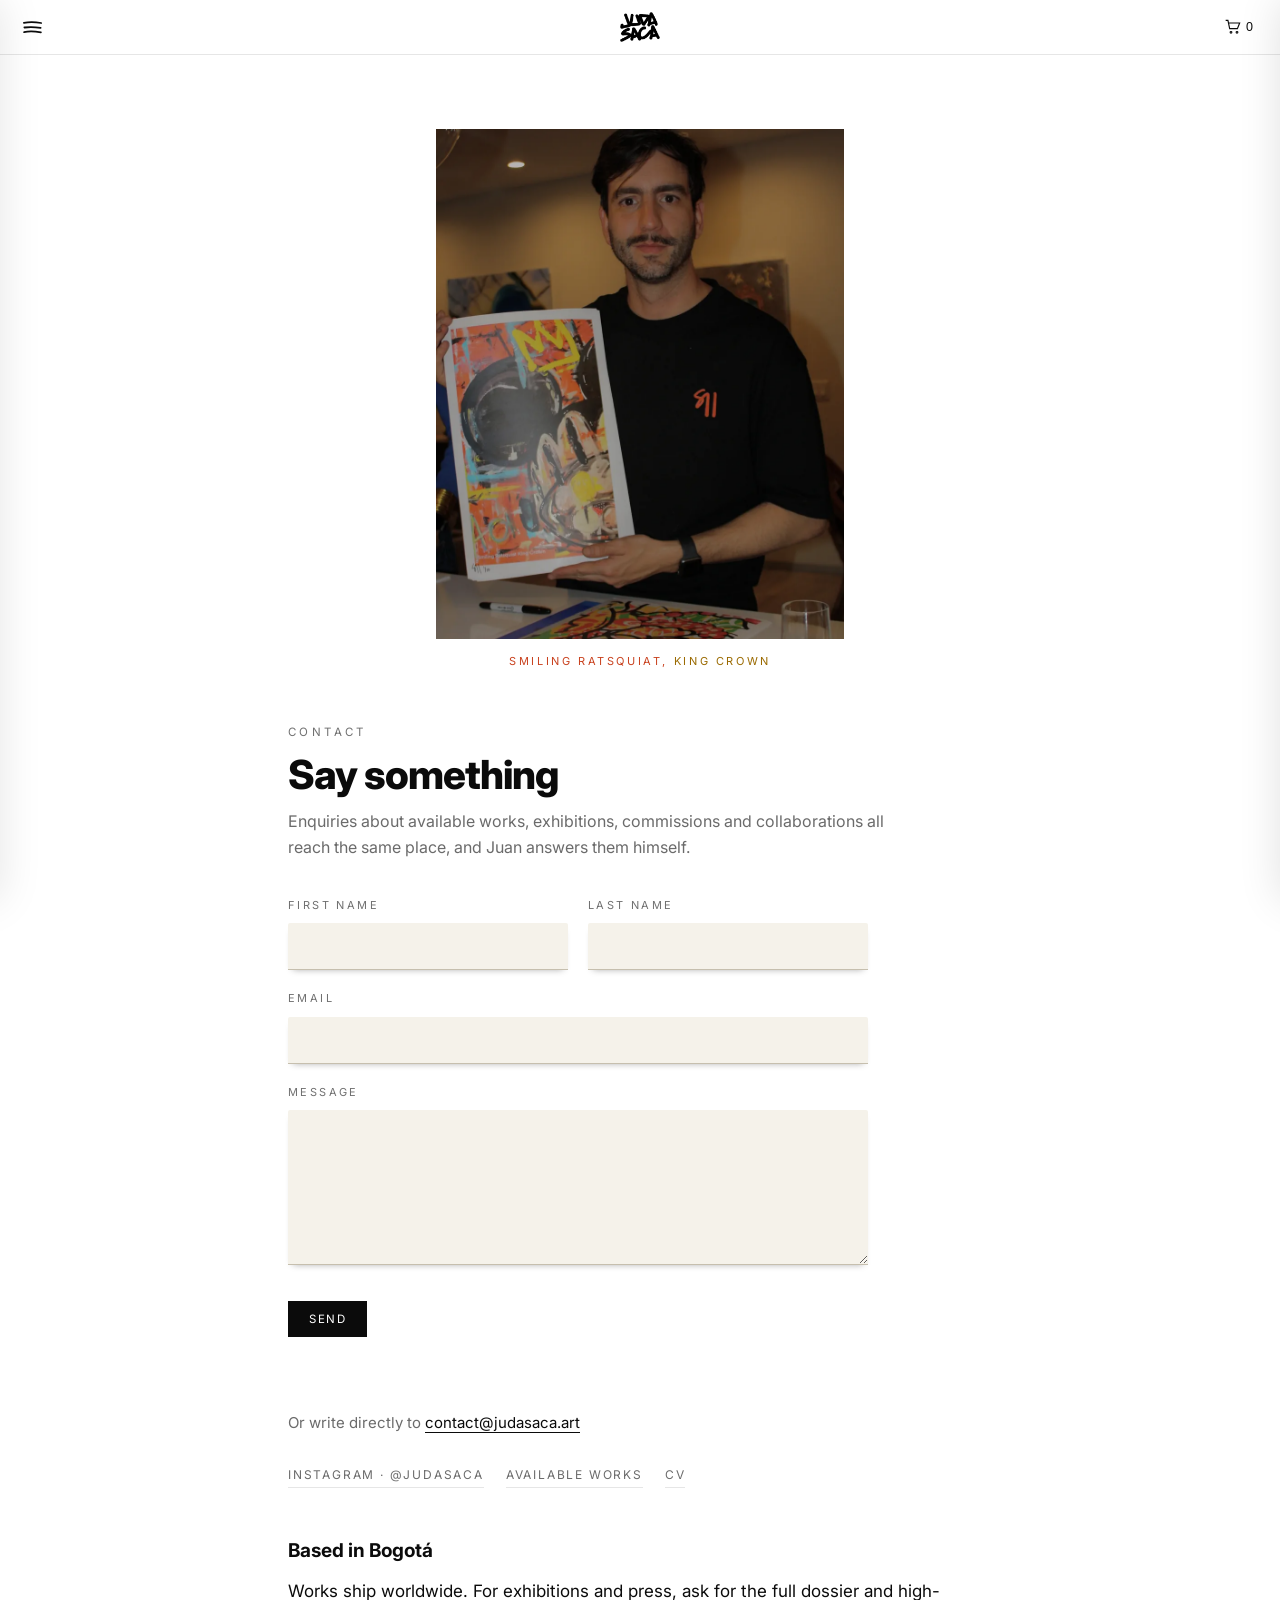
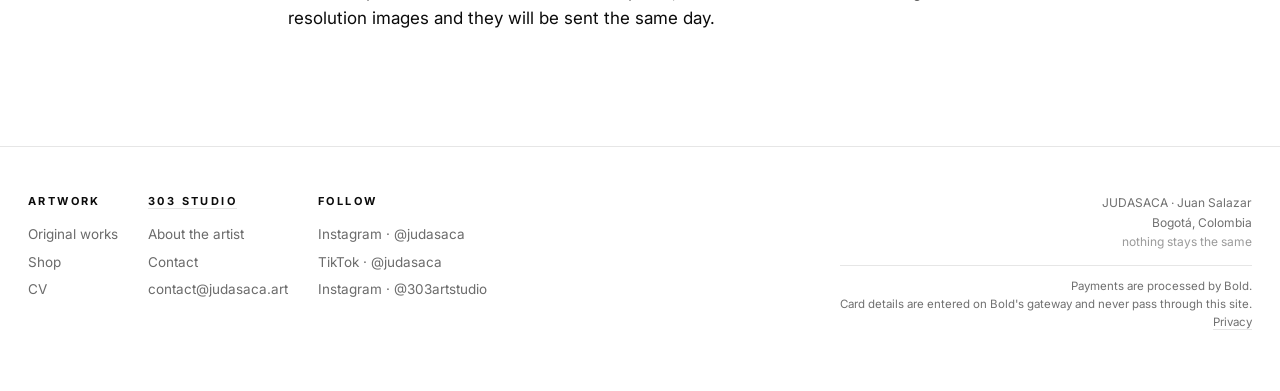
<file: contact.html>
<!DOCTYPE html>
<html lang="en">
<head>
<meta charset="UTF-8">
<meta name="viewport" content="width=device-width,initial-scale=1">
<title>Contact · JUDASACA</title>
<meta name="description" content="Contact Juan Salazar, JUDASACA. Bogotá, Colombia. Enquiries about original works, exhibitions and commissions.">
<link rel="canonical" href="https://judasaca.art/contact.html">
<meta property="og:type" content="website">
<meta property="og:site_name" content="JUDASACA">
<meta property="og:title" content="Contact · JUDASACA">
<meta property="og:description" content="Contact Juan Salazar, JUDASACA. Bogotá, Colombia. Enquiries about original works, exhibitions and commissions.">
<meta property="og:url" content="https://judasaca.art/contact.html">
<meta property="og:image" content="https://judasaca.art/img/nothing-stays-the-same-sm.webp">
<meta name="twitter:card" content="summary_large_image">
<script type="application/ld+json">
{
 "@context": "https://schema.org",
 "@graph": [
  {
   "@type": "WebSite",
   "@id": "https://judasaca.art/#sitio",
   "url": "https://judasaca.art/",
   "name": "JUDASACA",
   "inLanguage": "en",
   "publisher": {
    "@id": "https://judasaca.art/#judasaca"
   }
  },
  {
   "@type": "ContactPage",
   "@id": "https://judasaca.art/contact.html#pagina",
   "url": "https://judasaca.art/contact.html",
   "isPartOf": {
    "@id": "https://judasaca.art/#sitio"
   },
   "about": {
    "@id": "https://judasaca.art/#judasaca"
   }
  }
 ]
}
</script>
<link rel="icon" href="img/judasaca-logo.png">
<link rel="preconnect" href="https://fonts.googleapis.com">
<link rel="preconnect" href="https://fonts.gstatic.com" crossorigin>
<link href="https://fonts.googleapis.com/css2?family=Inter:wght@400;500;600;700;800&display=swap" rel="stylesheet">
<link rel="stylesheet" href="css/style.css">
</head>
<body>

<header>
  <div class="barra">
    <button class="trazo" id="abrir-menu" aria-label="Menu" aria-expanded="false">
      <svg viewBox="0 0 30 22" aria-hidden="true" width="21" height="15">
        <path d="M2.4 4.1c6.1-1.2 15.7-1.5 25.2.3"/>
        <path d="M3.1 11c7.6-.9 14.9-.7 23.8.4"/>
        <path d="M2.7 17.9c5.3-1.3 14.4-1.4 24.6.2"/>
      </svg>
    </button>
    <a class="marca" href="index.html" aria-label="JUDASACA, home">
      <img src="img/judasaca-logo.png" alt="JUDASACA" width="900" height="673">
    </a>
    <button class="carro" id="carro" aria-label="Cart">
      <svg viewBox="0 0 24 24" aria-hidden="true" width="16" height="16"><circle cx="9" cy="20" r="1.3"/><circle cx="18" cy="20" r="1.3"/><path d="M1 2h3.4l2.6 12.4h11.6L22 6H6"/></svg>
      <span class="n" id="carro-n">0</span>
    </button>
  </div>
</header>

<aside class="menu-panel" id="menu-panel" aria-label="Menu" aria-hidden="true">
  <button class="x" id="cerrar-menu" aria-label="Close">&times;</button>
  <nav id="nav">
      <a href="about.html">About</a>
      <a href="art.html">Art</a>
      <a href="shop.html">Shop</a>
      <a href="cv.html">CV</a>
      <a href="contact.html" class="on">Contact</a>
  </nav>
  <div class="abajo">
    Bogotá, Colombia<br>
    <a href="mailto:contact@judasaca.art">contact@judasaca.art</a><br>
    <a href="https://www.instagram.com/judasaca" rel="noopener">@judasaca</a>
  </div>
</aside>

<main>
  <section>
    <div class="wrap estrecho contacto">
      <!-- Una obra y no un retrato: la pagina de contacto es el ultimo sitio donde
           alguien duda, y lo que tiene que ver ahi es el trabajo. -->
      <figure class="obra-contacto">
        <img src="contact_photo.webp" alt="Juan Salazar with a signed print of Smiling Ratsquiat, King Crown">
        <figcaption><span class="t1">Smiling Ratsquiat,</span> <span class="t2">King Crown</span></figcaption>
      </figure>

      <div class="tit">
        <div class="eti">Contact</div>
        <h2>Say something</h2>
        <p>Enquiries about available works, exhibitions, commissions and collaborations
          all reach the same place, and Juan answers them himself.</p>
      </div>

      <form class="forma" id="forma" action="https://api.web3forms.com/submit" method="POST">
        <input type="hidden" name="access_key" value="511aafa4-63bd-453c-a671-8825c5104c7a">
        <input type="hidden" name="subject" value="New enquiry from judasaca.art">
        <input type="hidden" name="from_name" value="judasaca.art">
        <!-- Trampa para robots: un humano nunca la ve ni la llena. Si viene
             marcada, Web3Forms descarta el envio sin molestar a nadie. -->
        <input type="checkbox" name="botcheck" class="miel" tabindex="-1" autocomplete="off">

        <div class="dos-campos">
          <div class="campo">
            <label for="nombre">First name</label>
            <input id="nombre" name="First name" type="text" required autocomplete="given-name">
          </div>
          <div class="campo">
            <label for="apellido">Last name</label>
            <input id="apellido" name="Last name" type="text" autocomplete="family-name">
          </div>
        </div>
        <div class="campo">
          <label for="correo">Email</label>
          <input id="correo" name="email" type="email" required autocomplete="email">
        </div>
        <div class="campo">
          <label for="mensaje">Message</label>
          <textarea id="mensaje" name="Message" rows="5" required></textarea>
        </div>
        <button class="btn lleno enviar" type="submit">Send</button>
        <p class="aviso-forma" id="aviso-forma" role="status" aria-live="polite"></p>
      </form>

      <p class="o-bien">Or write directly to
        <a class="correo-linea" href="mailto:contact@judasaca.art">contact@judasaca.art</a></p>

      <div class="enlaces">
        <a href="https://www.instagram.com/judasaca" rel="noopener">Instagram · @judasaca</a>
        <a href="art.html">Available works</a>
        <a href="cv.html">CV</a>
      </div>

      <div class="prosa" style="margin-top:48px">
        <h3>Based in Bogotá</h3>
        <p>Works ship worldwide. For exhibitions and press, ask for the full dossier and
          high-resolution images and they will be sent the same day.</p>
      </div>
    </div>
  </section>
</main>

<script>
/* Envia sin recargar la pagina. Si el JavaScript falla o esta apagado, el form
   se manda igual por POST normal: Web3Forms responde con su propia pagina de
   gracias. Nunca queda un formulario que no hace nada. */
(function(){
  var f=document.getElementById('forma'); if(!f||!window.fetch) return;
  var aviso=document.getElementById('aviso-forma'), boton=f.querySelector('button');
  f.addEventListener('submit', function(e){
    e.preventDefault();
    aviso.className='aviso-forma'; aviso.textContent='Sending…'; boton.disabled=true;
    fetch(f.action, {method:'POST', body:new FormData(f), headers:{'Accept':'application/json'}})
      .then(function(r){ return r.json(); })
      .then(function(d){
        if(!d.success) throw new Error(d.message||'error');
        f.reset();
        aviso.className='aviso-forma ok';
        aviso.textContent='Thank you. Juan reads these himself and will reply from contact@judasaca.art.';
      })
      .catch(function(){
        aviso.className='aviso-forma mal';
        aviso.textContent='That did not go through. Please write directly to contact@judasaca.art.';
      })
      .then(function(){ boton.disabled=false; });
  });
})();
</script>

<footer>
  <div class="wrap pie">
    <div class="col"><b>Artwork</b>
      <a href="art.html">Original works</a>
      <a href="shop.html">Shop</a>
      <a href="cv.html">CV</a>
    </div>
    <div class="col"><b><a class="tit-enlace" href="https://www.instagram.com/303artstudio" target="_blank"
      rel="noopener">303 Studio</a></b>
      <a href="about.html">About the artist</a>
      <a href="contact.html">Contact</a>
      <a href="mailto:contact@judasaca.art">contact@judasaca.art</a>
    </div>
    <div class="col"><b>Follow</b>
      <a href="https://www.instagram.com/judasaca" target="_blank" rel="noopener">Instagram · @judasaca</a>
      <a href="https://www.tiktok.com/@judasaca" target="_blank" rel="noopener">TikTok · @judasaca</a>
      <a href="https://www.instagram.com/303artstudio" target="_blank" rel="noopener">Instagram · @303artstudio</a>
    </div>
    <div class="col fin">JUDASACA · Juan Salazar<br>Bogotá, Colombia<br>
      <span style="opacity:.7">nothing stays the same</span>
      <!-- Dice solo lo que es verdad. El pago ocurre dentro de la pasarela de
           Bold, no en esta pagina, asi que el numero de la tarjeta no pasa por
           aqui ni queda en ningun sitio nuestro. No se reclama ninguna
           certificacion que no tengamos. -->
      <span class="seguro">Payments are processed by Bold.<br>
        Card details are entered on Bold's gateway and never pass through this site.<br>
        <a href="privacy.html">Privacy</a></span></div>
  </div>
</footer>

<div class="velo" id="velo"></div>
<aside class="panel" id="panel" aria-label="Cart" aria-hidden="true">
  <div class="alto"><h2>Selected works</h2><button class="x" id="cerrar-carro" aria-label="Close">&times;</button></div>
  <div class="lista" id="carro-lista"></div>
  <div class="bajo">
    <div class="total"><span>Total</span><span id="carro-total">USD 0</span></div>
    <div class="pagar-carro" id="carro-pagar"></div>
    <button class="btn lleno" id="carro-pedir" type="button">Checkout</button>
    <p class="nota" id="carro-nota">Payment opens on Bold's gateway. Card details are
      entered there and never pass through this site. We ask where to ship afterwards.</p>
  </div>
</aside>

<div class="lupa" id="lupa" role="dialog" aria-modal="true" aria-label="Artwork">
  <button class="cerrar" aria-label="Close">&times;</button>
  <button class="pasar ant" aria-label="Previous">&#8249;</button>
  <button class="pasar sig" aria-label="Next">&#8250;</button>
  <figure><img id="lupa-img" alt=""><figcaption id="lupa-pie"></figcaption></figure>
</div>

<script>
/* Menu de celular y lupa de obras. Si el JavaScript falla, los enlaces de las
   obras siguen abriendo la imagen grande por su cuenta. */
(function(){
  var b=document.getElementById('abrir-menu'), p=document.getElementById('menu-panel'),
      v=document.getElementById('velo'), x=document.getElementById('cerrar-menu');
  if(!b||!p) return;
  function abrir(){ p.classList.add('abierto'); v.classList.add('abierto');
    p.setAttribute('aria-hidden','false'); b.setAttribute('aria-expanded','true');
    document.body.style.overflow='hidden'; x.focus(); }
  function cerrar(){ p.classList.remove('abierto'); v.classList.remove('abierto');
    p.setAttribute('aria-hidden','true'); b.setAttribute('aria-expanded','false');
    document.body.style.overflow=''; b.focus(); }
  b.addEventListener('click', abrir);
  x.addEventListener('click', cerrar);
  v.addEventListener('click', cerrar);
  document.addEventListener('keydown', function(e){
    if(e.key==='Escape' && p.classList.contains('abierto')) cerrar(); });
})();

(function(){
  var enlaces=[].slice.call(document.querySelectorAll('[data-lupa]'));
  if(!enlaces.length) return;
  var caja=document.getElementById('lupa'), img=document.getElementById('lupa-img'),
      pie=document.getElementById('lupa-pie'), i=0, antes=null;

  function mostrar(n){
    i=(n+enlaces.length)%enlaces.length;
    var a=enlaces[i];
    img.src=a.getAttribute('href');
    img.alt=a.getAttribute('data-tit');
    pie.textContent=a.getAttribute('data-tit')+' · '+a.getAttribute('data-fic');
  }
  function abrir(n,orig){
    antes=orig; mostrar(n);
    caja.classList.add('viendo');
    document.body.style.overflow='hidden';
    caja.querySelector('.cerrar').focus();
  }
  function cerrar(){
    caja.classList.remove('viendo');
    document.body.style.overflow='';
    if(antes) antes.focus();
  }
  enlaces.forEach(function(a,n){
    a.addEventListener('click',function(e){ e.preventDefault(); abrir(n,a); });
  });
  caja.querySelector('.cerrar').addEventListener('click',cerrar);
  caja.querySelector('.ant').addEventListener('click',function(){ mostrar(i-1); });
  caja.querySelector('.sig').addEventListener('click',function(){ mostrar(i+1); });
  caja.addEventListener('click',function(e){ if(e.target===caja) cerrar(); });
  document.addEventListener('keydown',function(e){
    if(!caja.classList.contains('viendo')) return;
    if(e.key==='Escape') cerrar();
    if(e.key==='ArrowLeft') mostrar(i-1);
    if(e.key==='ArrowRight') mostrar(i+1);
  });
})();

/* ── Carrito ──────────────────────────────────────────────────────────
   Guarda lo elegido en el propio navegador y arma un correo con la lista.
   No cobra nada todavia: cuando existan los enlaces de pago de Stripe,
   este mismo carrito puede mandar al checkout. */
(function(){
  var CAT = {"rendered-reality": {"t": "Rendered Reality", "m": "75 × 100 cm", "usd": 2200}, "oil-city-woodstock": {"t": "Oil City Woodstock", "m": "100 × 100 cm", "usd": 1950}, "sunday-snoops": {"t": "Sunday, Snoops", "m": "100 × 100 cm", "usd": 1950}, "mango-og": {"t": "Mango OG", "m": "95 × 95 cm", "usd": 1950}, "original-pastel-disney": {"t": "Original Pastel Disney", "m": "100 × 100 cm", "usd": 1950}, "blue-thoughts-rat": {"t": "Blue Thoughts Rat", "m": "80 cm diameter", "usd": 1235}, "smiling-ratsquiat-blue-crown": {"t": "Smiling Ratsquiat, Blue Crown", "m": "50 × 50 cm", "usd": 975}, "oil-woodstock": {"t": "Oil Woodstock", "m": "50 × 50 cm", "usd": 975}, "cloud-city-snoops": {"t": "Cloud City Snoops", "m": "50 × 50 cm", "usd": 1000}, "new-york-street-snoops": {"t": "New York Street Snoops", "m": "50 × 50 cm", "usd": 975}, "city-rounds-icon": {"t": "City Rounds Icon", "m": "50 × 50 cm", "usd": 1000}, "city-famous-rat": {"t": "City Famous Rat", "m": "175 × 80 cm", "usd": 2600}, "broken-icon": {"t": "Broken Icon", "m": "100 × 100 cm", "usd": 1950}, "smiling-ratsquiat-yellow-crown": {"t": "Smiling Ratsquiat, Yellow Crown", "m": "50 × 50 cm", "usd": 975}, "woodstocks-on-fire": {"t": "Woodstock’s on Fire", "m": "Framed 45 × 40 cm", "usd": 250}, "out-in-the-beach-rat": {"t": "Out in the Beach Rat", "m": "Framed", "usd": 180}, "out-in-the-city-woodstock": {"t": "Out in the City, Woodstock", "m": "Framed 45 × 40 cm", "usd": 250}, "colour-pop-snoops": {"t": "Colour Pop Snoops", "m": "Framed 45 × 40 cm", "usd": 250}, "icon-kiss": {"t": "Icon Kiss", "m": "Framed 45 × 40 cm", "usd": 250}, "palometa-tribute": {"t": "Palometa Tribute", "m": "Framed 45 × 40 cm", "usd": 250}, "city-of-rats": {"t": "City of Rats", "m": "Framed 45 × 40 cm", "usd": 250}, "abstract-reality-icon": {"t": "Abstract Reality Icon", "m": "35 × 25 cm", "usd": 600}, "everything-will-be-ok-jules": {"t": "Everything Will Be OK, Jules", "m": "Framed 45 × 40 cm", "usd": 250}, "judasaca-socks": {"t": "Broken Icon × Bitcoin Rat Socks", "m": "Two pairs", "usd": 30}};
  var LLAVE='judasaca-carro';
  var carro=[];
  try{ carro=JSON.parse(localStorage.getItem(LLAVE)||'[]'); }catch(e){ carro=[]; }
  carro = carro.filter(function(s){ return CAT[s]; });

  var bot=document.getElementById('carro'), num=document.getElementById('carro-n'),
      panel=document.getElementById('panel'), velo=document.getElementById('velo'),
      lista=document.getElementById('carro-lista'), total=document.getElementById('carro-total'),
      pedir=document.getElementById('carro-pedir'), nota=document.getElementById('carro-nota');
  if(!bot||!panel) return;

  function guardar(){ try{ localStorage.setItem(LLAVE, JSON.stringify(carro)); }catch(e){} }
  function dinero(n){ return 'USD ' + n.toLocaleString('en-US'); }

  function pintar(){
    num.textContent = carro.length;
    if(!carro.length){
      lista.innerHTML = '<p class="vacio">Nothing selected yet.</p>';
      total.textContent = dinero(0);
      pedir.disabled = true;
      return;
    }
    pedir.disabled = false;
    var suma = 0, h = '';
    carro.forEach(function(sl){
      var o = CAT[sl]; suma += o.usd;
      h += '<div class="item"><img src="img/'+sl+'-sm.webp" alt="">'
        +  '<div class="d"><div class="t">'+o.t+'</div>'
        +  '<div class="f">'+o.m+'</div>'
        +  '<div class="p">'+dinero(o.usd)+'</div>'
        +  '<button class="quitar" data-q="'+sl+'">Remove</button></div></div>';
    });
    lista.innerHTML = h;
    total.textContent = dinero(suma);
  }

  /* Checkout de verdad: el carrito cobra, no manda un correo. Se firma la
     lista contra el Worker (que suma el total y decide el precio) y se abre
     Bold por el total, en una sola orden. */
  function cobrar(){
    if (!carro.length || !window.fetch || !window.JUDPAGO) return;
    pedir.disabled = true;
    pedir.textContent = 'One moment…';

    fetch('https://judasaca-bold.judasaca-art.workers.dev/firma', {
      method: 'POST',
      headers: { 'Content-Type': 'application/json' },
      body: JSON.stringify({ modo: 'carro', slugs: carro })
    })
    .then(function(r){ return r.json(); })
    .then(function(d){
      if (!d || !d.carro) throw new Error('sin-orden');

      // Si algo se vendio mientras el comprador miraba, el Worker lo deja
      // fuera de la firma. Se le dice, se le quita del carrito y se cobra lo
      // que si esta: nadie paga por un cuadro que ya no existe.
      var firmadas = d.carro.slugs || [];
      var caidas = carro.filter(function(s){ return firmadas.indexOf(s) < 0; });
      if (caidas.length) {
        carro = firmadas.slice();
        guardar(); pintar();
        nota.textContent = caidas.length === 1
          ? CAT[caidas[0]].t + ' was just sold and has been removed. Paying for the rest.'
          : caidas.length + ' works were just sold and have been removed. Paying for the rest.';
        nota.className = 'nota aviso';
      }

      pedir.style.display = 'none';
      window.JUDPAGO.abrir(document.getElementById('carro-pagar'), d.carro, location.href);
    })
    .catch(function(){
      pedir.disabled = false;
      pedir.textContent = 'Checkout';
      nota.className = 'nota aviso';
      nota.innerHTML = 'Checkout is not responding. Write to '
        + '<a href="mailto:contact@judasaca.art">contact@judasaca.art</a> and Juan will take it from there.';
    });
  }

  function abrir(){ panel.classList.add('abierto'); velo.classList.add('abierto');
    panel.setAttribute('aria-hidden','false'); document.body.style.overflow='hidden'; }
  function cerrar(){ panel.classList.remove('abierto'); velo.classList.remove('abierto');
    panel.setAttribute('aria-hidden','true'); document.body.style.overflow=''; }

  bot.addEventListener('click', function(){ pintar(); abrir(); });
  pedir.addEventListener('click', cobrar);
  velo.addEventListener('click', cerrar);
  document.getElementById('cerrar-carro').addEventListener('click', cerrar);
  document.addEventListener('keydown', function(e){
    if(e.key==='Escape' && panel.classList.contains('abierto')) cerrar(); });

  lista.addEventListener('click', function(e){
    var q=e.target.getAttribute && e.target.getAttribute('data-q');
    if(!q) return;
    carro = carro.filter(function(s){ return s!==q; });
    guardar(); pintar();
  });

  document.querySelectorAll('.add').forEach(function(b){
    b.addEventListener('click', function(){
      var sl=b.getAttribute('data-slug');
      if(carro.indexOf(sl)<0) carro.push(sl);
      guardar(); pintar(); abrir();
    });
  });

  pintar();
})();

/* ── Pago ───────────────────────────────────────────────────────────────
   Un solo motor de pago para toda la pagina: lo usan los botones Buy de cada
   obra y tambien el carrito.

   Flujo, corto a proposito: clic en Buy -> la pasarela de Bold se abre encima
   del sitio -> paga. Nada de formularios antes. La direccion de envio se pide
   DESPUES, en la pagina de gracias, cuando la plata ya entro y el comprador
   no puede arrepentirse a mitad de camino por tener que teclear.

   El navegador NUNCA manda el precio: manda slugs, y el Worker decide cuanto
   se cobra y lo firma. Un precio que mande el atacante no vale nada aunque
   venga firmado, porque estaria firmando su propia mentira. */
window.JUDPAGO = (function(){
  var libreria = null, abriendo = false;

  /* Devuelve una promesa que solo se cumple cuando la libreria esta lista de
     verdad. Se guarda para que dos clics no la carguen dos veces. */
  function cargarLibreria(){
    if (libreria) return libreria;
    libreria = new Promise(function(ok, mal){
      if (window.BoldCheckout) return ok();
      var s = document.createElement('script');
      s.src = 'https://checkout.bold.co/library/boldPaymentButton.js';
      s.onload = function(){ window.BoldCheckout ? ok() : mal(); };
      s.onerror = mal;
      document.head.appendChild(s);
    });
    return libreria;
  }

  /* Se recuerda la orden para que la pagina de gracias sepa que se acaba de
     pagar: ahi se le pide la direccion y se marcan las obras como vendidas. */
  function recordar(orden){
    try {
      localStorage.setItem('judasaca-orden', JSON.stringify({
        id: orden.orderId,
        slugs: orden.slugs || [],
        amount: orden.amount,
        description: orden.description,
        t: Date.now()
      }));
    } catch(e) {}
  }

  /* Abre la pasarela directamente, sin dibujar ningun boton de Bold.

     Antes esto inyectaba un <script data-bold-button> y luego le hacia clic
     solo. Eso era una carrera perdida: la libreria de Bold busca esos scripts
     cuando ELLA carga, asi que segun quien llegara primero unas veces salia el
     boton y otras veces no salia nada. Con la API (new BoldCheckout().open())
     no hay nada que esperar ni nada que adivinar: se abre y ya. */
  function abrir(destino, orden, origen){
    if (abriendo) return;
    abriendo = true;
    recordar(orden);

    cargarLibreria().then(function(){
      new window.BoldCheckout({
        orderId: orden.orderId,
        currency: orden.currency,
        amount: orden.amount,
        apiKey: '2heS56eZeRZj1n1B8NDPF9_LA2aDpNbyNBJOoG65qWI',
        integritySignature: orden.signature,
        description: orden.description,
        redirectionUrl: 'https://judasaca.art/thanks.html',
        originUrl: origen || 'https://judasaca.art/art.html',
        // Embedded: la pasarela abre encima del sitio y el comprador no se va.
        renderMode: 'embedded'
      }).open();
      abriendo = false;
    }).catch(function(){
      abriendo = false;
      if (destino) {
        destino.innerHTML = '<span class="fallo">Checkout could not open. '
          + 'Write to <a href="mailto:contact@judasaca.art">contact@judasaca.art</a>.</span>';
      }
    });
  }

  /* Una obra vendida se apaga entera: sello, ficha tachada y sin botones. */
  function marcarVendidas(lista){
    (lista || []).forEach(function(slug){
      var hueco = document.querySelector('.pagar[data-obra="' + slug + '"]');
      if (!hueco) return;
      var obra = hueco.closest('.obra');
      if (!obra || obra.classList.contains('agotada')) return;
      obra.classList.add('agotada');
      var marco = obra.querySelector('.marco');
      if (marco && !marco.querySelector('.sello')) {
        marco.classList.add('vendido');
        var s = document.createElement('span');
        s.className = 'sello';
        s.setAttribute('aria-hidden', 'true');
        s.innerHTML = '<i></i><b>Sold</b><i></i>';
        marco.appendChild(s);
      }
      var acciones = obra.querySelector('.acciones');
      if (acciones) acciones.innerHTML = '<span class="sello-vendida">Sold</span>';
    });
  }

  return { abrir: abrir, marcarVendidas: marcarVendidas, firmador: 'https://judasaca-bold.judasaca-art.workers.dev' };
})();

/* ── Buy en cada obra ───────────────────────────────────────────────────
   Solo corre en paginas con huecos .pagar (hoy, la de obras). */
(function(){
  var huecos = [].slice.call(document.querySelectorAll('.pagar[data-obra]'));
  if (!huecos.length || !window.fetch) return;

  var slugs = huecos.map(function(h){ return h.getAttribute('data-obra'); });
  var firmadas = {};   // slug -> orden ya firmada por el Worker

  function firmar(lista){
    return fetch('https://judasaca-bold.judasaca-art.workers.dev/firma', {
      method: 'POST',
      headers: { 'Content-Type': 'application/json' },
      body: JSON.stringify({ slugs: lista })
    }).then(function(r){ return r.json(); });
  }

  /* Precarga. Corre al cargar la pagina y suele llegar antes de que nadie
     haga clic, asi que el boton abre Bold de una. Si Cloudflare esta frio y
     tarda, no importa: el boton ya esta pintado y el clic firma solo. */
  firmar(slugs).then(function(d){
    if (d && d.vendidas) window.JUDPAGO.marcarVendidas(d.vendidas);
    if (d && d.obras) firmadas = d.obras;
  }).catch(function(){ });

  function abrirObra(boton, slug){
    var hueco = boton.parentNode;
    boton.disabled = true;
    boton.textContent = 'Opening…';

    var orden = firmadas[slug];
    if (orden) {
      orden.slugs = [slug];
      window.JUDPAGO.abrir(hueco, orden, location.href);
      return;
    }
    // Todavia no habia llegado la precarga: se firma esta sola y se abre.
    firmar([slug]).then(function(d){
      if (d && d.vendidas) window.JUDPAGO.marcarVendidas(d.vendidas);
      var o = d && d.obras && d.obras[slug];
      if (!o) throw new Error('sin-orden');
      firmadas[slug] = o;
      o.slugs = [slug];
      window.JUDPAGO.abrir(hueco, o, location.href);
    }).catch(function(){
      boton.disabled = false;
      boton.textContent = 'Buy';
      hueco.insertAdjacentHTML('beforeend',
        '<span class="fallo">Could not open checkout. '
        + 'Write to <a href="mailto:contact@judasaca.art">contact@judasaca.art</a>.</span>');
    });
  }

  document.addEventListener('click', function(e){
    var b = e.target.closest && e.target.closest('.pagar .comprar');
    if (!b || b.disabled) return;
    abrirObra(b, b.getAttribute('data-obra'));
  });
})();
</script>
</body>
</html>
</file>
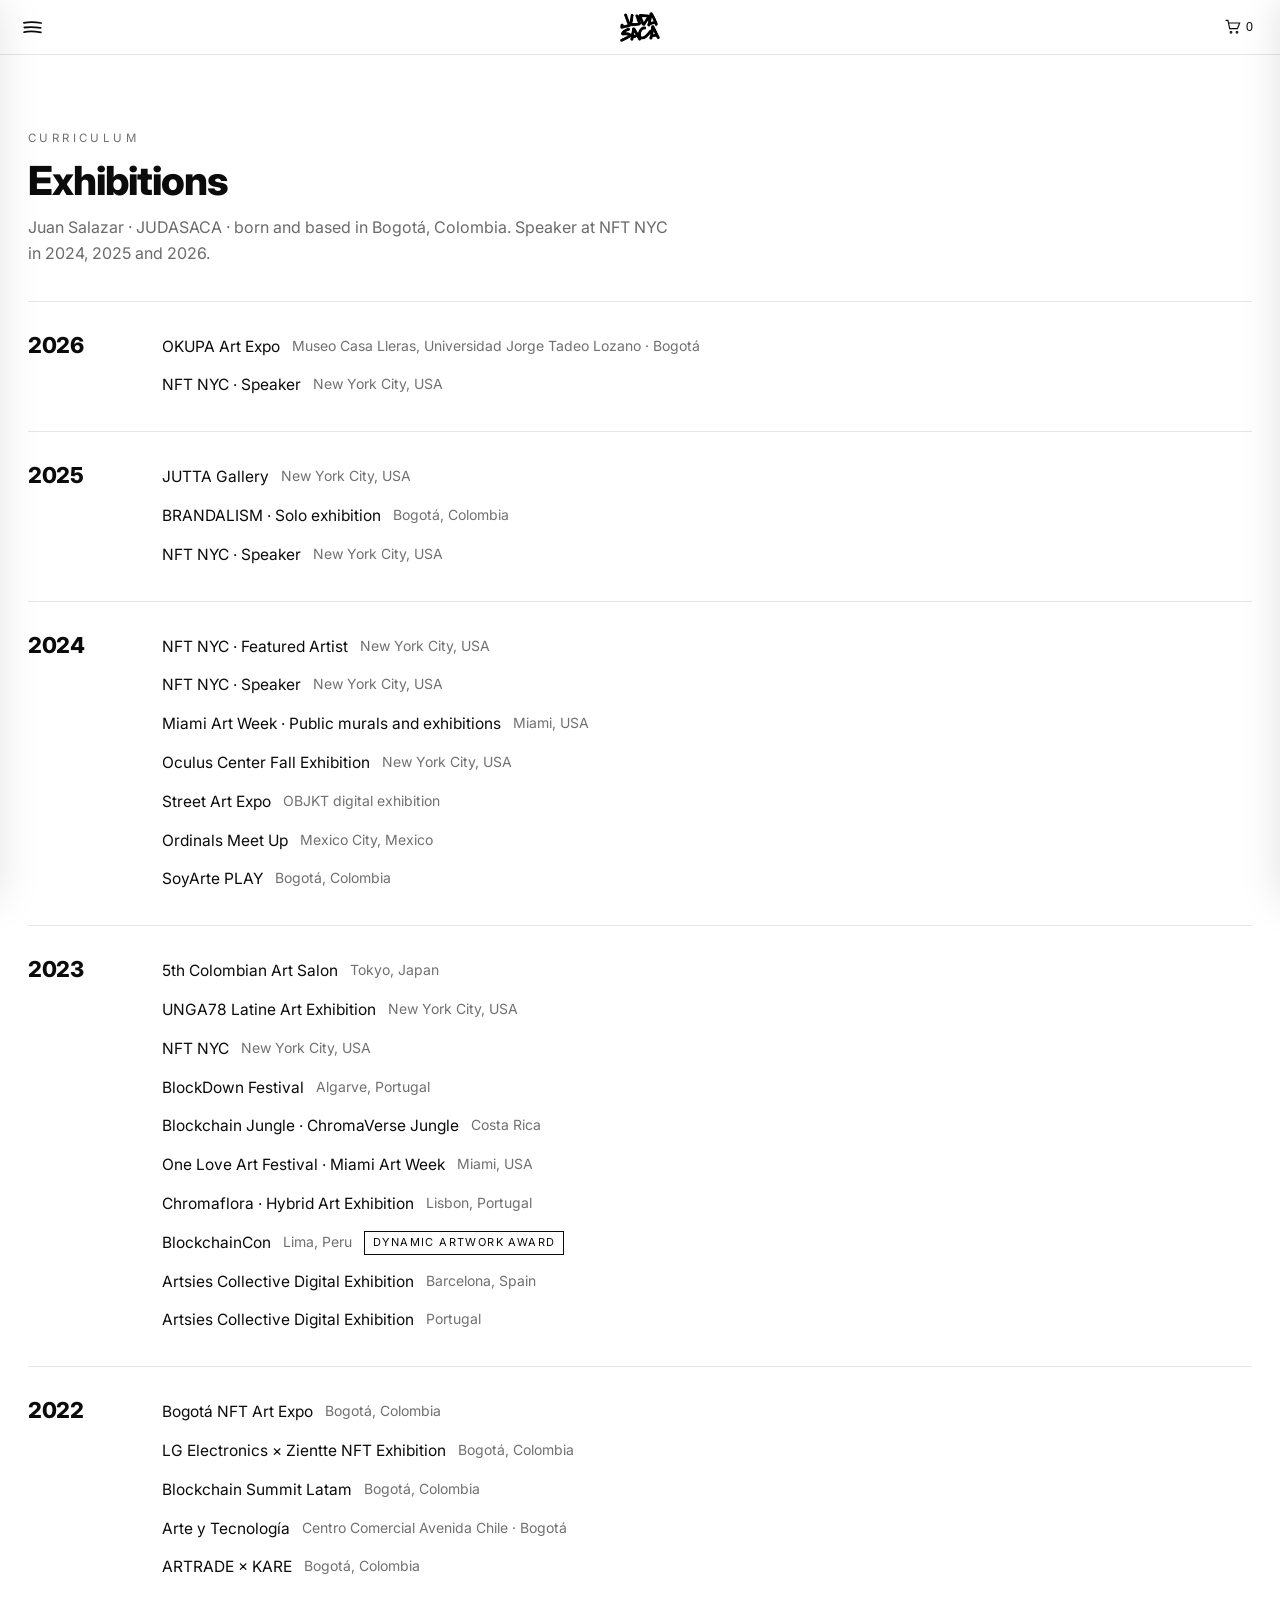
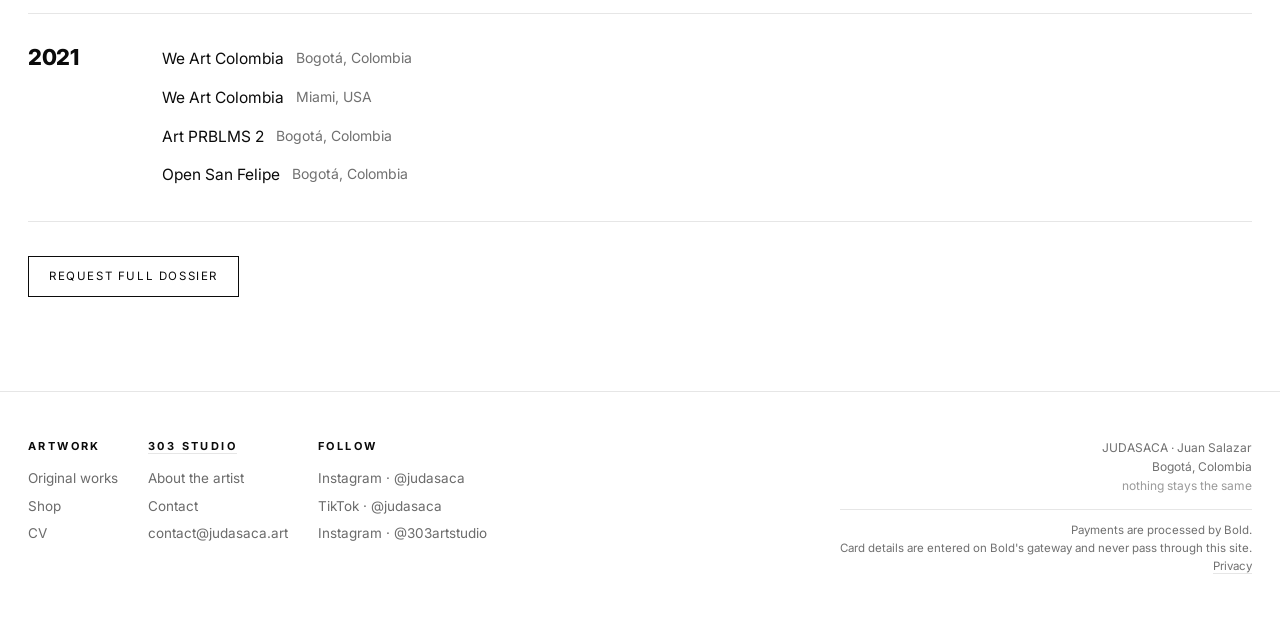
<file: cv.html>
<!DOCTYPE html>
<html lang="en">
<head>
<meta charset="UTF-8">
<meta name="viewport" content="width=device-width,initial-scale=1">
<title>CV · JUDASACA · Juan Salazar</title>
<meta name="description" content="Exhibition history of JUDASACA, 2021 to 2026: New York, Miami, Tokyo, Lisbon, Barcelona, Mexico City, Costa Rica, Lima and Bogotá.">
<link rel="canonical" href="https://judasaca.art/cv.html">
<meta property="og:type" content="website">
<meta property="og:site_name" content="JUDASACA">
<meta property="og:title" content="CV · JUDASACA · Juan Salazar">
<meta property="og:description" content="Exhibition history of JUDASACA, 2021 to 2026: New York, Miami, Tokyo, Lisbon, Barcelona, Mexico City, Costa Rica, Lima and Bogotá.">
<meta property="og:url" content="https://judasaca.art/cv.html">
<meta property="og:image" content="https://judasaca.art/img/oil-city-woodstock-sm.webp">
<meta name="twitter:card" content="summary_large_image">
<script type="application/ld+json">
{
 "@context": "https://schema.org",
 "@graph": [
  {
   "@type": "WebSite",
   "@id": "https://judasaca.art/#sitio",
   "url": "https://judasaca.art/",
   "name": "JUDASACA",
   "inLanguage": "en",
   "publisher": {
    "@id": "https://judasaca.art/#judasaca"
   }
  },
  {
   "@type": "Person",
   "@id": "https://judasaca.art/#judasaca",
   "name": "Juan Salazar",
   "alternateName": "JUDASACA",
   "url": "https://judasaca.art/",
   "image": "https://judasaca.art/about_photo.webp",
   "jobTitle": "Visual artist",
   "nationality": {
    "@type": "Country",
    "name": "Colombia"
   },
   "homeLocation": {
    "@type": "Place",
    "address": {
     "@type": "PostalAddress",
     "addressLocality": "Bogotá",
     "addressCountry": "CO"
    }
   },
   "knowsAbout": [
    "Painting",
    "Street art",
    "Augmented reality",
    "Digital art",
    "Pop art"
   ],
   "sameAs": [
    "https://www.instagram.com/judasaca",
    "https://www.tiktok.com/@judasaca",
    "https://x.com/judasaca_art"
   ],
   "subjectOf": [
    {
     "@type": "Article",
     "headline": "Judasaca presenta ‘Brandalism’, arte que cuestiona el poder de las marcas",
     "url": "https://www.elespectador.com/especiales/judasaca-presenta-brandalism-arte-que-cuestiona-el-poder-de-las-marcas/",
     "publisher": {
      "@type": "Organization",
      "name": "El Espectador"
     }
    },
    {
     "@type": "Article",
     "headline": "Judasaca: Colombian Artist Reimagines Pop Culture with Tech, Color, and NFTs",
     "url": "https://colombiaone.com/2025/10/18/judasaca-colombian-artist-nfts/",
     "publisher": {
      "@type": "Organization",
      "name": "ColombiaOne"
     }
    },
    {
     "@type": "Article",
     "headline": "Street art y realidad aumentada se toman el Museo Biblioteca Carlos Lleras Restrepo",
     "url": "https://www.utadeo.edu.co/es/eventos/street-art-y-realidad-aumentada-se-toman-el-museo-biblioteca-carlos-lleras-restrepo-con-la",
     "publisher": {
      "@type": "Organization",
      "name": "Universidad Jorge Tadeo Lozano"
     }
    },
    {
     "@type": "Article",
     "headline": "El arte digital, una apuesta por la innovación",
     "url": "https://plazacapital.co/innovacion/7273-el-arte-digital-una-apuesta-por-la-innovacion",
     "publisher": {
      "@type": "Organization",
      "name": "Plaza Capital"
     }
    }
   ]
  },
  {
   "@type": "ProfilePage",
   "@id": "https://judasaca.art/cv.html#pagina",
   "url": "https://judasaca.art/cv.html",
   "isPartOf": {
    "@id": "https://judasaca.art/#sitio"
   },
   "mainEntity": {
    "@id": "https://judasaca.art/#judasaca"
   }
  }
 ]
}
</script>
<link rel="icon" href="img/judasaca-logo.png">
<link rel="preconnect" href="https://fonts.googleapis.com">
<link rel="preconnect" href="https://fonts.gstatic.com" crossorigin>
<link href="https://fonts.googleapis.com/css2?family=Inter:wght@400;500;600;700;800&display=swap" rel="stylesheet">
<link rel="stylesheet" href="css/style.css">
</head>
<body>

<header>
  <div class="barra">
    <button class="trazo" id="abrir-menu" aria-label="Menu" aria-expanded="false">
      <svg viewBox="0 0 30 22" aria-hidden="true" width="21" height="15">
        <path d="M2.4 4.1c6.1-1.2 15.7-1.5 25.2.3"/>
        <path d="M3.1 11c7.6-.9 14.9-.7 23.8.4"/>
        <path d="M2.7 17.9c5.3-1.3 14.4-1.4 24.6.2"/>
      </svg>
    </button>
    <a class="marca" href="index.html" aria-label="JUDASACA, home">
      <img src="img/judasaca-logo.png" alt="JUDASACA" width="900" height="673">
    </a>
    <button class="carro" id="carro" aria-label="Cart">
      <svg viewBox="0 0 24 24" aria-hidden="true" width="16" height="16"><circle cx="9" cy="20" r="1.3"/><circle cx="18" cy="20" r="1.3"/><path d="M1 2h3.4l2.6 12.4h11.6L22 6H6"/></svg>
      <span class="n" id="carro-n">0</span>
    </button>
  </div>
</header>

<aside class="menu-panel" id="menu-panel" aria-label="Menu" aria-hidden="true">
  <button class="x" id="cerrar-menu" aria-label="Close">&times;</button>
  <nav id="nav">
      <a href="about.html">About</a>
      <a href="art.html">Art</a>
      <a href="shop.html">Shop</a>
      <a href="cv.html" class="on">CV</a>
      <a href="contact.html">Contact</a>
  </nav>
  <div class="abajo">
    Bogotá, Colombia<br>
    <a href="mailto:contact@judasaca.art">contact@judasaca.art</a><br>
    <a href="https://www.instagram.com/judasaca" rel="noopener">@judasaca</a>
  </div>
</aside>

<main>
  <section>
    <div class="wrap">
      <div class="tit">
        <div class="eti">Curriculum</div>
        <h2>Exhibitions</h2>
        <p>Juan Salazar · JUDASACA · born and based in Bogotá, Colombia.
          Speaker at NFT NYC in 2024, 2025 and 2026.</p>
      </div>
      <div class="cv">
      <div class="anio">
        <h3>2026</h3>
        <ul>
          <li><span>OKUPA Art Expo</span><span class="lugar">Museo Casa Lleras, Universidad Jorge Tadeo Lozano · Bogotá</span></li>
          <li><span>NFT NYC · Speaker</span><span class="lugar">New York City, USA</span></li>
        </ul>
      </div>
      <div class="anio">
        <h3>2025</h3>
        <ul>
          <li><span>JUTTA Gallery</span><span class="lugar">New York City, USA</span></li>
          <li><span>BRANDALISM · Solo exhibition</span><span class="lugar">Bogotá, Colombia</span></li>
          <li><span>NFT NYC · Speaker</span><span class="lugar">New York City, USA</span></li>
        </ul>
      </div>
      <div class="anio">
        <h3>2024</h3>
        <ul>
          <li><span>NFT NYC · Featured Artist</span><span class="lugar">New York City, USA</span></li>
          <li><span>NFT NYC · Speaker</span><span class="lugar">New York City, USA</span></li>
          <li><span>Miami Art Week · Public murals and exhibitions</span><span class="lugar">Miami, USA</span></li>
          <li><span>Oculus Center Fall Exhibition</span><span class="lugar">New York City, USA</span></li>
          <li><span>Street Art Expo</span><span class="lugar">OBJKT digital exhibition</span></li>
          <li><span>Ordinals Meet Up</span><span class="lugar">Mexico City, Mexico</span></li>
          <li><span>SoyArte PLAY</span><span class="lugar">Bogotá, Colombia</span></li>
        </ul>
      </div>
      <div class="anio">
        <h3>2023</h3>
        <ul>
          <li><span>5th Colombian Art Salon</span><span class="lugar">Tokyo, Japan</span></li>
          <li><span>UNGA78 Latine Art Exhibition</span><span class="lugar">New York City, USA</span></li>
          <li><span>NFT NYC</span><span class="lugar">New York City, USA</span></li>
          <li><span>BlockDown Festival</span><span class="lugar">Algarve, Portugal</span></li>
          <li><span>Blockchain Jungle · ChromaVerse Jungle</span><span class="lugar">Costa Rica</span></li>
          <li><span>One Love Art Festival · Miami Art Week</span><span class="lugar">Miami, USA</span></li>
          <li><span>Chromaflora · Hybrid Art Exhibition</span><span class="lugar">Lisbon, Portugal</span></li>
          <li><span>BlockchainCon</span><span class="lugar">Lima, Peru</span><span class="premio">Dynamic Artwork Award</span></li>
          <li><span>Artsies Collective Digital Exhibition</span><span class="lugar">Barcelona, Spain</span></li>
          <li><span>Artsies Collective Digital Exhibition</span><span class="lugar">Portugal</span></li>
        </ul>
      </div>
      <div class="anio">
        <h3>2022</h3>
        <ul>
          <li><span>Bogotá NFT Art Expo</span><span class="lugar">Bogotá, Colombia</span></li>
          <li><span>LG Electronics × Zientte NFT Exhibition</span><span class="lugar">Bogotá, Colombia</span></li>
          <li><span>Blockchain Summit Latam</span><span class="lugar">Bogotá, Colombia</span></li>
          <li><span>Arte y Tecnología</span><span class="lugar">Centro Comercial Avenida Chile · Bogotá</span></li>
          <li><span>ARTRADE × KARE</span><span class="lugar">Bogotá, Colombia</span></li>
        </ul>
      </div>
      <div class="anio">
        <h3>2021</h3>
        <ul>
          <li><span>We Art Colombia</span><span class="lugar">Bogotá, Colombia</span></li>
          <li><span>We Art Colombia</span><span class="lugar">Miami, USA</span></li>
          <li><span>Art PRBLMS 2</span><span class="lugar">Bogotá, Colombia</span></li>
          <li><span>Open San Felipe</span><span class="lugar">Bogotá, Colombia</span></li>
        </ul>
      </div>
      </div>
      <p style="margin-top:34px"><a class="btn" href="contact.html">Request full dossier</a></p>
    </div>
  </section>
</main>

<footer>
  <div class="wrap pie">
    <div class="col"><b>Artwork</b>
      <a href="art.html">Original works</a>
      <a href="shop.html">Shop</a>
      <a href="cv.html">CV</a>
    </div>
    <div class="col"><b><a class="tit-enlace" href="https://www.instagram.com/303artstudio" target="_blank"
      rel="noopener">303 Studio</a></b>
      <a href="about.html">About the artist</a>
      <a href="contact.html">Contact</a>
      <a href="mailto:contact@judasaca.art">contact@judasaca.art</a>
    </div>
    <div class="col"><b>Follow</b>
      <a href="https://www.instagram.com/judasaca" target="_blank" rel="noopener">Instagram · @judasaca</a>
      <a href="https://www.tiktok.com/@judasaca" target="_blank" rel="noopener">TikTok · @judasaca</a>
      <a href="https://www.instagram.com/303artstudio" target="_blank" rel="noopener">Instagram · @303artstudio</a>
    </div>
    <div class="col fin">JUDASACA · Juan Salazar<br>Bogotá, Colombia<br>
      <span style="opacity:.7">nothing stays the same</span>
      <!-- Dice solo lo que es verdad. El pago ocurre dentro de la pasarela de
           Bold, no en esta pagina, asi que el numero de la tarjeta no pasa por
           aqui ni queda en ningun sitio nuestro. No se reclama ninguna
           certificacion que no tengamos. -->
      <span class="seguro">Payments are processed by Bold.<br>
        Card details are entered on Bold's gateway and never pass through this site.<br>
        <a href="privacy.html">Privacy</a></span></div>
  </div>
</footer>

<div class="velo" id="velo"></div>
<aside class="panel" id="panel" aria-label="Cart" aria-hidden="true">
  <div class="alto"><h2>Selected works</h2><button class="x" id="cerrar-carro" aria-label="Close">&times;</button></div>
  <div class="lista" id="carro-lista"></div>
  <div class="bajo">
    <div class="total"><span>Total</span><span id="carro-total">USD 0</span></div>
    <div class="pagar-carro" id="carro-pagar"></div>
    <button class="btn lleno" id="carro-pedir" type="button">Checkout</button>
    <p class="nota" id="carro-nota">Payment opens on Bold's gateway. Card details are
      entered there and never pass through this site. We ask where to ship afterwards.</p>
  </div>
</aside>

<div class="lupa" id="lupa" role="dialog" aria-modal="true" aria-label="Artwork">
  <button class="cerrar" aria-label="Close">&times;</button>
  <button class="pasar ant" aria-label="Previous">&#8249;</button>
  <button class="pasar sig" aria-label="Next">&#8250;</button>
  <figure><img id="lupa-img" alt=""><figcaption id="lupa-pie"></figcaption></figure>
</div>

<script>
/* Menu de celular y lupa de obras. Si el JavaScript falla, los enlaces de las
   obras siguen abriendo la imagen grande por su cuenta. */
(function(){
  var b=document.getElementById('abrir-menu'), p=document.getElementById('menu-panel'),
      v=document.getElementById('velo'), x=document.getElementById('cerrar-menu');
  if(!b||!p) return;
  function abrir(){ p.classList.add('abierto'); v.classList.add('abierto');
    p.setAttribute('aria-hidden','false'); b.setAttribute('aria-expanded','true');
    document.body.style.overflow='hidden'; x.focus(); }
  function cerrar(){ p.classList.remove('abierto'); v.classList.remove('abierto');
    p.setAttribute('aria-hidden','true'); b.setAttribute('aria-expanded','false');
    document.body.style.overflow=''; b.focus(); }
  b.addEventListener('click', abrir);
  x.addEventListener('click', cerrar);
  v.addEventListener('click', cerrar);
  document.addEventListener('keydown', function(e){
    if(e.key==='Escape' && p.classList.contains('abierto')) cerrar(); });
})();

(function(){
  var enlaces=[].slice.call(document.querySelectorAll('[data-lupa]'));
  if(!enlaces.length) return;
  var caja=document.getElementById('lupa'), img=document.getElementById('lupa-img'),
      pie=document.getElementById('lupa-pie'), i=0, antes=null;

  function mostrar(n){
    i=(n+enlaces.length)%enlaces.length;
    var a=enlaces[i];
    img.src=a.getAttribute('href');
    img.alt=a.getAttribute('data-tit');
    pie.textContent=a.getAttribute('data-tit')+' · '+a.getAttribute('data-fic');
  }
  function abrir(n,orig){
    antes=orig; mostrar(n);
    caja.classList.add('viendo');
    document.body.style.overflow='hidden';
    caja.querySelector('.cerrar').focus();
  }
  function cerrar(){
    caja.classList.remove('viendo');
    document.body.style.overflow='';
    if(antes) antes.focus();
  }
  enlaces.forEach(function(a,n){
    a.addEventListener('click',function(e){ e.preventDefault(); abrir(n,a); });
  });
  caja.querySelector('.cerrar').addEventListener('click',cerrar);
  caja.querySelector('.ant').addEventListener('click',function(){ mostrar(i-1); });
  caja.querySelector('.sig').addEventListener('click',function(){ mostrar(i+1); });
  caja.addEventListener('click',function(e){ if(e.target===caja) cerrar(); });
  document.addEventListener('keydown',function(e){
    if(!caja.classList.contains('viendo')) return;
    if(e.key==='Escape') cerrar();
    if(e.key==='ArrowLeft') mostrar(i-1);
    if(e.key==='ArrowRight') mostrar(i+1);
  });
})();

/* ── Carrito ──────────────────────────────────────────────────────────
   Guarda lo elegido en el propio navegador y arma un correo con la lista.
   No cobra nada todavia: cuando existan los enlaces de pago de Stripe,
   este mismo carrito puede mandar al checkout. */
(function(){
  var CAT = {"rendered-reality": {"t": "Rendered Reality", "m": "75 × 100 cm", "usd": 2200}, "oil-city-woodstock": {"t": "Oil City Woodstock", "m": "100 × 100 cm", "usd": 1950}, "sunday-snoops": {"t": "Sunday, Snoops", "m": "100 × 100 cm", "usd": 1950}, "mango-og": {"t": "Mango OG", "m": "95 × 95 cm", "usd": 1950}, "original-pastel-disney": {"t": "Original Pastel Disney", "m": "100 × 100 cm", "usd": 1950}, "blue-thoughts-rat": {"t": "Blue Thoughts Rat", "m": "80 cm diameter", "usd": 1235}, "smiling-ratsquiat-blue-crown": {"t": "Smiling Ratsquiat, Blue Crown", "m": "50 × 50 cm", "usd": 975}, "oil-woodstock": {"t": "Oil Woodstock", "m": "50 × 50 cm", "usd": 975}, "cloud-city-snoops": {"t": "Cloud City Snoops", "m": "50 × 50 cm", "usd": 1000}, "new-york-street-snoops": {"t": "New York Street Snoops", "m": "50 × 50 cm", "usd": 975}, "city-rounds-icon": {"t": "City Rounds Icon", "m": "50 × 50 cm", "usd": 1000}, "city-famous-rat": {"t": "City Famous Rat", "m": "175 × 80 cm", "usd": 2600}, "broken-icon": {"t": "Broken Icon", "m": "100 × 100 cm", "usd": 1950}, "smiling-ratsquiat-yellow-crown": {"t": "Smiling Ratsquiat, Yellow Crown", "m": "50 × 50 cm", "usd": 975}, "woodstocks-on-fire": {"t": "Woodstock’s on Fire", "m": "Framed 45 × 40 cm", "usd": 250}, "out-in-the-beach-rat": {"t": "Out in the Beach Rat", "m": "Framed", "usd": 180}, "out-in-the-city-woodstock": {"t": "Out in the City, Woodstock", "m": "Framed 45 × 40 cm", "usd": 250}, "colour-pop-snoops": {"t": "Colour Pop Snoops", "m": "Framed 45 × 40 cm", "usd": 250}, "icon-kiss": {"t": "Icon Kiss", "m": "Framed 45 × 40 cm", "usd": 250}, "palometa-tribute": {"t": "Palometa Tribute", "m": "Framed 45 × 40 cm", "usd": 250}, "city-of-rats": {"t": "City of Rats", "m": "Framed 45 × 40 cm", "usd": 250}, "abstract-reality-icon": {"t": "Abstract Reality Icon", "m": "35 × 25 cm", "usd": 600}, "everything-will-be-ok-jules": {"t": "Everything Will Be OK, Jules", "m": "Framed 45 × 40 cm", "usd": 250}, "judasaca-socks": {"t": "Broken Icon × Bitcoin Rat Socks", "m": "Two pairs", "usd": 30}};
  var LLAVE='judasaca-carro';
  var carro=[];
  try{ carro=JSON.parse(localStorage.getItem(LLAVE)||'[]'); }catch(e){ carro=[]; }
  carro = carro.filter(function(s){ return CAT[s]; });

  var bot=document.getElementById('carro'), num=document.getElementById('carro-n'),
      panel=document.getElementById('panel'), velo=document.getElementById('velo'),
      lista=document.getElementById('carro-lista'), total=document.getElementById('carro-total'),
      pedir=document.getElementById('carro-pedir'), nota=document.getElementById('carro-nota');
  if(!bot||!panel) return;

  function guardar(){ try{ localStorage.setItem(LLAVE, JSON.stringify(carro)); }catch(e){} }
  function dinero(n){ return 'USD ' + n.toLocaleString('en-US'); }

  function pintar(){
    num.textContent = carro.length;
    if(!carro.length){
      lista.innerHTML = '<p class="vacio">Nothing selected yet.</p>';
      total.textContent = dinero(0);
      pedir.disabled = true;
      return;
    }
    pedir.disabled = false;
    var suma = 0, h = '';
    carro.forEach(function(sl){
      var o = CAT[sl]; suma += o.usd;
      h += '<div class="item"><img src="img/'+sl+'-sm.webp" alt="">'
        +  '<div class="d"><div class="t">'+o.t+'</div>'
        +  '<div class="f">'+o.m+'</div>'
        +  '<div class="p">'+dinero(o.usd)+'</div>'
        +  '<button class="quitar" data-q="'+sl+'">Remove</button></div></div>';
    });
    lista.innerHTML = h;
    total.textContent = dinero(suma);
  }

  /* Checkout de verdad: el carrito cobra, no manda un correo. Se firma la
     lista contra el Worker (que suma el total y decide el precio) y se abre
     Bold por el total, en una sola orden. */
  function cobrar(){
    if (!carro.length || !window.fetch || !window.JUDPAGO) return;
    pedir.disabled = true;
    pedir.textContent = 'One moment…';

    fetch('https://judasaca-bold.judasaca-art.workers.dev/firma', {
      method: 'POST',
      headers: { 'Content-Type': 'application/json' },
      body: JSON.stringify({ modo: 'carro', slugs: carro })
    })
    .then(function(r){ return r.json(); })
    .then(function(d){
      if (!d || !d.carro) throw new Error('sin-orden');

      // Si algo se vendio mientras el comprador miraba, el Worker lo deja
      // fuera de la firma. Se le dice, se le quita del carrito y se cobra lo
      // que si esta: nadie paga por un cuadro que ya no existe.
      var firmadas = d.carro.slugs || [];
      var caidas = carro.filter(function(s){ return firmadas.indexOf(s) < 0; });
      if (caidas.length) {
        carro = firmadas.slice();
        guardar(); pintar();
        nota.textContent = caidas.length === 1
          ? CAT[caidas[0]].t + ' was just sold and has been removed. Paying for the rest.'
          : caidas.length + ' works were just sold and have been removed. Paying for the rest.';
        nota.className = 'nota aviso';
      }

      pedir.style.display = 'none';
      window.JUDPAGO.abrir(document.getElementById('carro-pagar'), d.carro, location.href);
    })
    .catch(function(){
      pedir.disabled = false;
      pedir.textContent = 'Checkout';
      nota.className = 'nota aviso';
      nota.innerHTML = 'Checkout is not responding. Write to '
        + '<a href="mailto:contact@judasaca.art">contact@judasaca.art</a> and Juan will take it from there.';
    });
  }

  function abrir(){ panel.classList.add('abierto'); velo.classList.add('abierto');
    panel.setAttribute('aria-hidden','false'); document.body.style.overflow='hidden'; }
  function cerrar(){ panel.classList.remove('abierto'); velo.classList.remove('abierto');
    panel.setAttribute('aria-hidden','true'); document.body.style.overflow=''; }

  bot.addEventListener('click', function(){ pintar(); abrir(); });
  pedir.addEventListener('click', cobrar);
  velo.addEventListener('click', cerrar);
  document.getElementById('cerrar-carro').addEventListener('click', cerrar);
  document.addEventListener('keydown', function(e){
    if(e.key==='Escape' && panel.classList.contains('abierto')) cerrar(); });

  lista.addEventListener('click', function(e){
    var q=e.target.getAttribute && e.target.getAttribute('data-q');
    if(!q) return;
    carro = carro.filter(function(s){ return s!==q; });
    guardar(); pintar();
  });

  document.querySelectorAll('.add').forEach(function(b){
    b.addEventListener('click', function(){
      var sl=b.getAttribute('data-slug');
      if(carro.indexOf(sl)<0) carro.push(sl);
      guardar(); pintar(); abrir();
    });
  });

  pintar();
})();

/* ── Pago ───────────────────────────────────────────────────────────────
   Un solo motor de pago para toda la pagina: lo usan los botones Buy de cada
   obra y tambien el carrito.

   Flujo, corto a proposito: clic en Buy -> la pasarela de Bold se abre encima
   del sitio -> paga. Nada de formularios antes. La direccion de envio se pide
   DESPUES, en la pagina de gracias, cuando la plata ya entro y el comprador
   no puede arrepentirse a mitad de camino por tener que teclear.

   El navegador NUNCA manda el precio: manda slugs, y el Worker decide cuanto
   se cobra y lo firma. Un precio que mande el atacante no vale nada aunque
   venga firmado, porque estaria firmando su propia mentira. */
window.JUDPAGO = (function(){
  var libreria = null, abriendo = false;

  /* Devuelve una promesa que solo se cumple cuando la libreria esta lista de
     verdad. Se guarda para que dos clics no la carguen dos veces. */
  function cargarLibreria(){
    if (libreria) return libreria;
    libreria = new Promise(function(ok, mal){
      if (window.BoldCheckout) return ok();
      var s = document.createElement('script');
      s.src = 'https://checkout.bold.co/library/boldPaymentButton.js';
      s.onload = function(){ window.BoldCheckout ? ok() : mal(); };
      s.onerror = mal;
      document.head.appendChild(s);
    });
    return libreria;
  }

  /* Se recuerda la orden para que la pagina de gracias sepa que se acaba de
     pagar: ahi se le pide la direccion y se marcan las obras como vendidas. */
  function recordar(orden){
    try {
      localStorage.setItem('judasaca-orden', JSON.stringify({
        id: orden.orderId,
        slugs: orden.slugs || [],
        amount: orden.amount,
        description: orden.description,
        t: Date.now()
      }));
    } catch(e) {}
  }

  /* Abre la pasarela directamente, sin dibujar ningun boton de Bold.

     Antes esto inyectaba un <script data-bold-button> y luego le hacia clic
     solo. Eso era una carrera perdida: la libreria de Bold busca esos scripts
     cuando ELLA carga, asi que segun quien llegara primero unas veces salia el
     boton y otras veces no salia nada. Con la API (new BoldCheckout().open())
     no hay nada que esperar ni nada que adivinar: se abre y ya. */
  function abrir(destino, orden, origen){
    if (abriendo) return;
    abriendo = true;
    recordar(orden);

    cargarLibreria().then(function(){
      new window.BoldCheckout({
        orderId: orden.orderId,
        currency: orden.currency,
        amount: orden.amount,
        apiKey: '2heS56eZeRZj1n1B8NDPF9_LA2aDpNbyNBJOoG65qWI',
        integritySignature: orden.signature,
        description: orden.description,
        redirectionUrl: 'https://judasaca.art/thanks.html',
        originUrl: origen || 'https://judasaca.art/art.html',
        // Embedded: la pasarela abre encima del sitio y el comprador no se va.
        renderMode: 'embedded'
      }).open();
      abriendo = false;
    }).catch(function(){
      abriendo = false;
      if (destino) {
        destino.innerHTML = '<span class="fallo">Checkout could not open. '
          + 'Write to <a href="mailto:contact@judasaca.art">contact@judasaca.art</a>.</span>';
      }
    });
  }

  /* Una obra vendida se apaga entera: sello, ficha tachada y sin botones. */
  function marcarVendidas(lista){
    (lista || []).forEach(function(slug){
      var hueco = document.querySelector('.pagar[data-obra="' + slug + '"]');
      if (!hueco) return;
      var obra = hueco.closest('.obra');
      if (!obra || obra.classList.contains('agotada')) return;
      obra.classList.add('agotada');
      var marco = obra.querySelector('.marco');
      if (marco && !marco.querySelector('.sello')) {
        marco.classList.add('vendido');
        var s = document.createElement('span');
        s.className = 'sello';
        s.setAttribute('aria-hidden', 'true');
        s.innerHTML = '<i></i><b>Sold</b><i></i>';
        marco.appendChild(s);
      }
      var acciones = obra.querySelector('.acciones');
      if (acciones) acciones.innerHTML = '<span class="sello-vendida">Sold</span>';
    });
  }

  return { abrir: abrir, marcarVendidas: marcarVendidas, firmador: 'https://judasaca-bold.judasaca-art.workers.dev' };
})();

/* ── Buy en cada obra ───────────────────────────────────────────────────
   Solo corre en paginas con huecos .pagar (hoy, la de obras). */
(function(){
  var huecos = [].slice.call(document.querySelectorAll('.pagar[data-obra]'));
  if (!huecos.length || !window.fetch) return;

  var slugs = huecos.map(function(h){ return h.getAttribute('data-obra'); });
  var firmadas = {};   // slug -> orden ya firmada por el Worker

  function firmar(lista){
    return fetch('https://judasaca-bold.judasaca-art.workers.dev/firma', {
      method: 'POST',
      headers: { 'Content-Type': 'application/json' },
      body: JSON.stringify({ slugs: lista })
    }).then(function(r){ return r.json(); });
  }

  /* Precarga. Corre al cargar la pagina y suele llegar antes de que nadie
     haga clic, asi que el boton abre Bold de una. Si Cloudflare esta frio y
     tarda, no importa: el boton ya esta pintado y el clic firma solo. */
  firmar(slugs).then(function(d){
    if (d && d.vendidas) window.JUDPAGO.marcarVendidas(d.vendidas);
    if (d && d.obras) firmadas = d.obras;
  }).catch(function(){ });

  function abrirObra(boton, slug){
    var hueco = boton.parentNode;
    boton.disabled = true;
    boton.textContent = 'Opening…';

    var orden = firmadas[slug];
    if (orden) {
      orden.slugs = [slug];
      window.JUDPAGO.abrir(hueco, orden, location.href);
      return;
    }
    // Todavia no habia llegado la precarga: se firma esta sola y se abre.
    firmar([slug]).then(function(d){
      if (d && d.vendidas) window.JUDPAGO.marcarVendidas(d.vendidas);
      var o = d && d.obras && d.obras[slug];
      if (!o) throw new Error('sin-orden');
      firmadas[slug] = o;
      o.slugs = [slug];
      window.JUDPAGO.abrir(hueco, o, location.href);
    }).catch(function(){
      boton.disabled = false;
      boton.textContent = 'Buy';
      hueco.insertAdjacentHTML('beforeend',
        '<span class="fallo">Could not open checkout. '
        + 'Write to <a href="mailto:contact@judasaca.art">contact@judasaca.art</a>.</span>');
    });
  }

  document.addEventListener('click', function(e){
    var b = e.target.closest && e.target.closest('.pagar .comprar');
    if (!b || b.disabled) return;
    abrirObra(b, b.getAttribute('data-obra'));
  });
})();
</script>
</body>
</html>
</file>
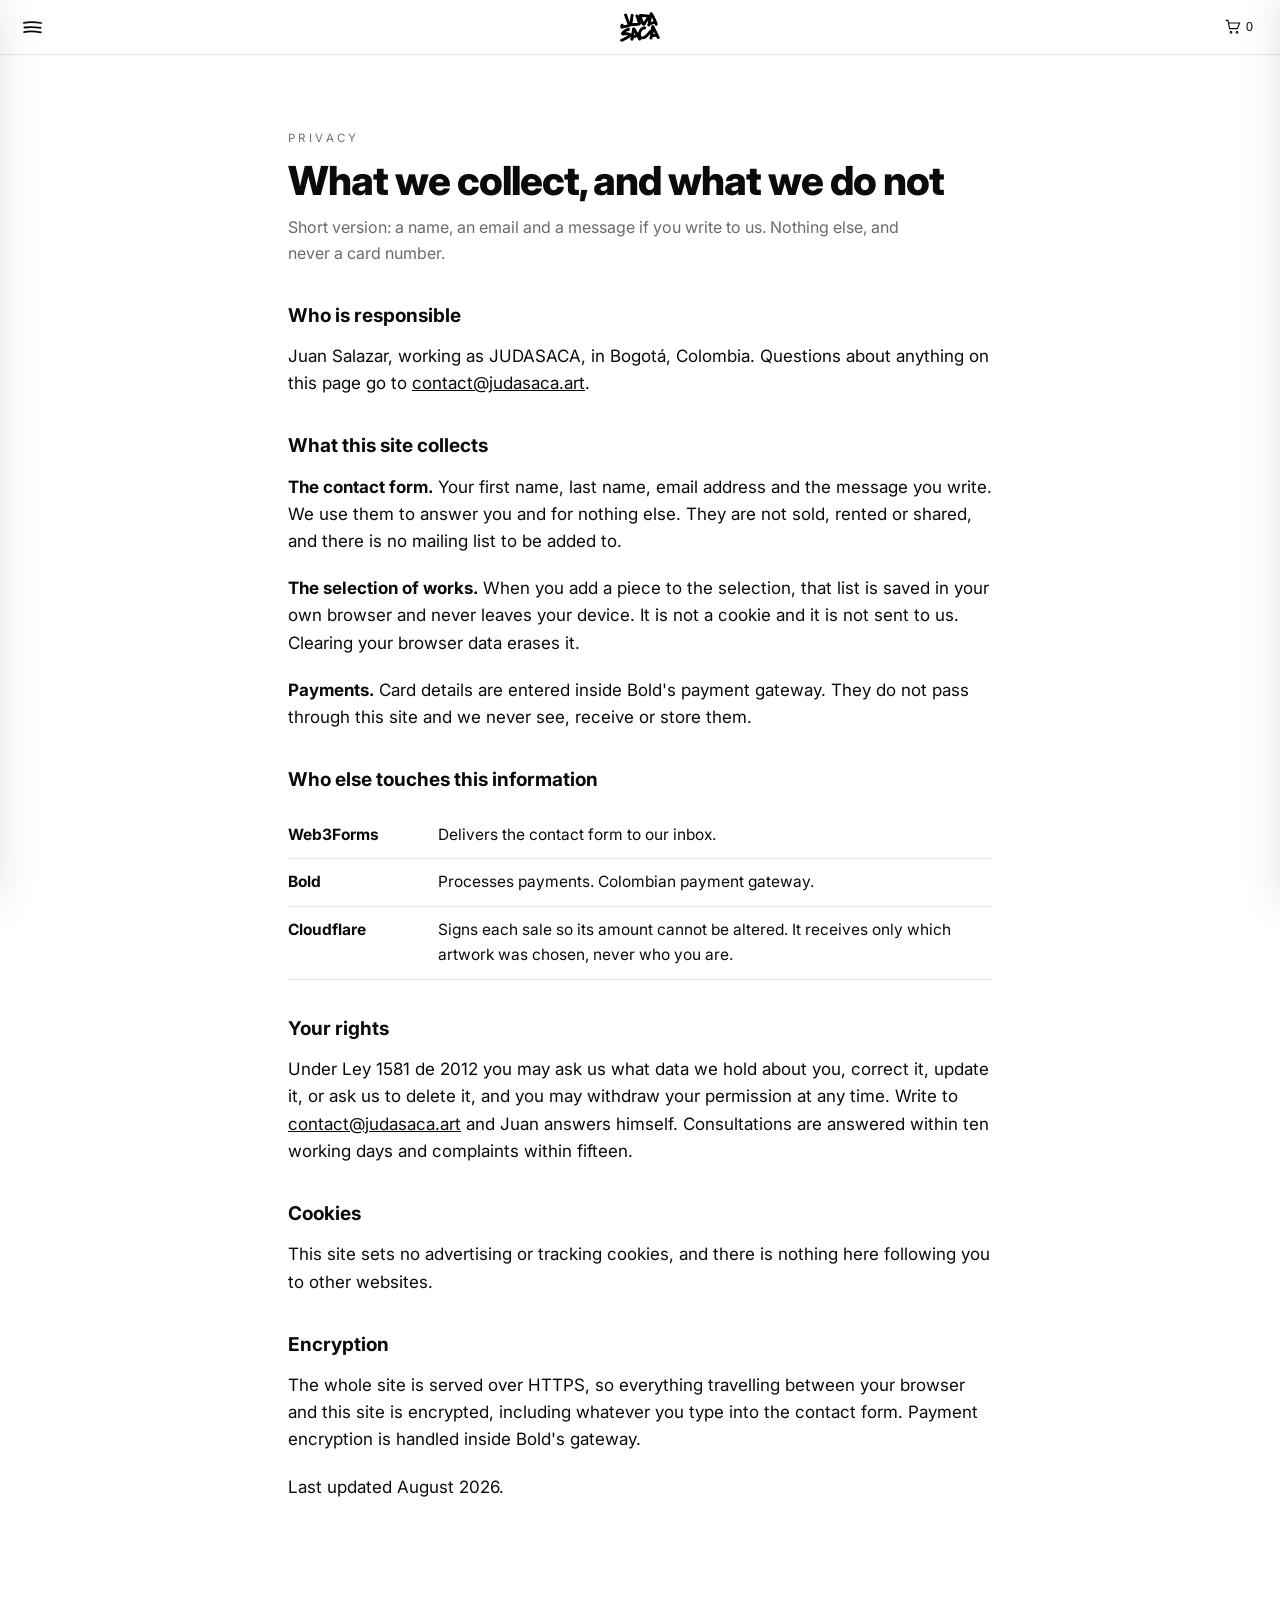
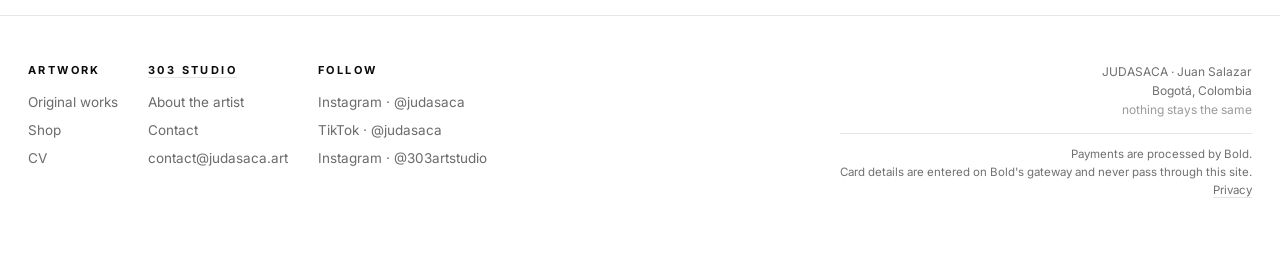
<file: privacy.html>
<!DOCTYPE html>
<html lang="en">
<head>
<meta charset="UTF-8">
<meta name="viewport" content="width=device-width,initial-scale=1">
<title>Privacy · JUDASACA</title>
<meta name="description" content="How judasaca.art handles personal data: the contact form, payments through Bold, and your rights under Colombian law.">
<link rel="canonical" href="https://judasaca.art/privacy.html">
<meta property="og:type" content="website">
<meta property="og:site_name" content="JUDASACA">
<meta property="og:title" content="Privacy · JUDASACA">
<meta property="og:description" content="How judasaca.art handles personal data: the contact form, payments through Bold, and your rights under Colombian law.">
<meta property="og:url" content="https://judasaca.art/privacy.html">
<meta property="og:image" content="https://judasaca.art/img/oil-city-woodstock-sm.webp">
<meta name="twitter:card" content="summary_large_image">
<link rel="icon" href="img/judasaca-logo.png">
<link rel="preconnect" href="https://fonts.googleapis.com">
<link rel="preconnect" href="https://fonts.gstatic.com" crossorigin>
<link href="https://fonts.googleapis.com/css2?family=Inter:wght@400;500;600;700;800&display=swap" rel="stylesheet">
<link rel="stylesheet" href="css/style.css">
</head>
<body>

<header>
  <div class="barra">
    <button class="trazo" id="abrir-menu" aria-label="Menu" aria-expanded="false">
      <svg viewBox="0 0 30 22" aria-hidden="true" width="21" height="15">
        <path d="M2.4 4.1c6.1-1.2 15.7-1.5 25.2.3"/>
        <path d="M3.1 11c7.6-.9 14.9-.7 23.8.4"/>
        <path d="M2.7 17.9c5.3-1.3 14.4-1.4 24.6.2"/>
      </svg>
    </button>
    <a class="marca" href="index.html" aria-label="JUDASACA, home">
      <img src="img/judasaca-logo.png" alt="JUDASACA" width="900" height="673">
    </a>
    <button class="carro" id="carro" aria-label="Cart">
      <svg viewBox="0 0 24 24" aria-hidden="true" width="16" height="16"><circle cx="9" cy="20" r="1.3"/><circle cx="18" cy="20" r="1.3"/><path d="M1 2h3.4l2.6 12.4h11.6L22 6H6"/></svg>
      <span class="n" id="carro-n">0</span>
    </button>
  </div>
</header>

<aside class="menu-panel" id="menu-panel" aria-label="Menu" aria-hidden="true">
  <button class="x" id="cerrar-menu" aria-label="Close">&times;</button>
  <nav id="nav">
      <a href="about.html">About</a>
      <a href="art.html">Art</a>
      <a href="shop.html">Shop</a>
      <a href="cv.html">CV</a>
      <a href="contact.html">Contact</a>
  </nav>
  <div class="abajo">
    Bogotá, Colombia<br>
    <a href="mailto:contact@judasaca.art">contact@judasaca.art</a><br>
    <a href="https://www.instagram.com/judasaca" rel="noopener">@judasaca</a>
  </div>
</aside>

<main>
  <section>
    <div class="wrap estrecho">
      <div class="tit">
        <div class="eti">Privacy</div>
        <h2>What we collect, and what we do not</h2>
        <p>Short version: a name, an email and a message if you write to us. Nothing else,
          and never a card number.</p>
      </div>

      <div class="prosa">
        <h3>Who is responsible</h3>
        <p>Juan Salazar, working as JUDASACA, in Bogotá, Colombia.
          Questions about anything on this page go to
          <a href="mailto:contact@judasaca.art">contact@judasaca.art</a>.</p>

        <h3>What this site collects</h3>
        <p><b>The contact form.</b> Your first name, last name, email address and the
          message you write. We use them to answer you and for nothing else. They are not
          sold, rented or shared, and there is no mailing list to be added to.</p>
        <p><b>The selection of works.</b> When you add a piece to the selection, that list
          is saved in your own browser and never leaves your device. It is not a cookie and
          it is not sent to us. Clearing your browser data erases it.</p>
        <p><b>Payments.</b> Card details are entered inside Bold's payment gateway. They do
          not pass through this site and we never see, receive or store them.</p>

        <h3>Who else touches this information</h3>
        <table class="tabla-privacidad">
          <tr><td><b>Web3Forms</b></td><td>Delivers the contact form to our inbox.</td></tr>
          <tr><td><b>Bold</b></td><td>Processes payments. Colombian payment gateway.</td></tr>
          <tr><td><b>Cloudflare</b></td><td>Signs each sale so its amount cannot be altered.
            It receives only which artwork was chosen, never who you are.</td></tr>
        </table>

        <h3>Your rights</h3>
        <p>Under Ley 1581 de 2012 you may ask us what data we hold about you, correct it,
          update it, or ask us to delete it, and you may withdraw your permission at any
          time. Write to <a href="mailto:contact@judasaca.art">contact@judasaca.art</a> and Juan answers himself.
          Consultations are answered within ten working days and complaints within fifteen.</p>

        <h3>Cookies</h3>
        <p>This site sets no advertising or tracking cookies, and there is nothing here
          following you to other websites.</p>

        <h3>Encryption</h3>
        <p>The whole site is served over HTTPS, so everything travelling between your
          browser and this site is encrypted, including whatever you type into the contact
          form. Payment encryption is handled inside Bold's gateway.</p>

        <p class="chico">Last updated <span class="dato-fecha">August 2026</span>.</p>
      </div>
    </div>
  </section>
</main>

<footer>
  <div class="wrap pie">
    <div class="col"><b>Artwork</b>
      <a href="art.html">Original works</a>
      <a href="shop.html">Shop</a>
      <a href="cv.html">CV</a>
    </div>
    <div class="col"><b><a class="tit-enlace" href="https://www.instagram.com/303artstudio" target="_blank"
      rel="noopener">303 Studio</a></b>
      <a href="about.html">About the artist</a>
      <a href="contact.html">Contact</a>
      <a href="mailto:contact@judasaca.art">contact@judasaca.art</a>
    </div>
    <div class="col"><b>Follow</b>
      <a href="https://www.instagram.com/judasaca" target="_blank" rel="noopener">Instagram · @judasaca</a>
      <a href="https://www.tiktok.com/@judasaca" target="_blank" rel="noopener">TikTok · @judasaca</a>
      <a href="https://www.instagram.com/303artstudio" target="_blank" rel="noopener">Instagram · @303artstudio</a>
    </div>
    <div class="col fin">JUDASACA · Juan Salazar<br>Bogotá, Colombia<br>
      <span style="opacity:.7">nothing stays the same</span>
      <!-- Dice solo lo que es verdad. El pago ocurre dentro de la pasarela de
           Bold, no en esta pagina, asi que el numero de la tarjeta no pasa por
           aqui ni queda en ningun sitio nuestro. No se reclama ninguna
           certificacion que no tengamos. -->
      <span class="seguro">Payments are processed by Bold.<br>
        Card details are entered on Bold's gateway and never pass through this site.<br>
        <a href="privacy.html">Privacy</a></span></div>
  </div>
</footer>

<div class="velo" id="velo"></div>
<aside class="panel" id="panel" aria-label="Cart" aria-hidden="true">
  <div class="alto"><h2>Selected works</h2><button class="x" id="cerrar-carro" aria-label="Close">&times;</button></div>
  <div class="lista" id="carro-lista"></div>
  <div class="bajo">
    <div class="total"><span>Total</span><span id="carro-total">USD 0</span></div>
    <div class="pagar-carro" id="carro-pagar"></div>
    <button class="btn lleno" id="carro-pedir" type="button">Checkout</button>
    <p class="nota" id="carro-nota">Payment opens on Bold's gateway. Card details are
      entered there and never pass through this site. We ask where to ship afterwards.</p>
  </div>
</aside>

<div class="lupa" id="lupa" role="dialog" aria-modal="true" aria-label="Artwork">
  <button class="cerrar" aria-label="Close">&times;</button>
  <button class="pasar ant" aria-label="Previous">&#8249;</button>
  <button class="pasar sig" aria-label="Next">&#8250;</button>
  <figure><img id="lupa-img" alt=""><figcaption id="lupa-pie"></figcaption></figure>
</div>

<script>
/* Menu de celular y lupa de obras. Si el JavaScript falla, los enlaces de las
   obras siguen abriendo la imagen grande por su cuenta. */
(function(){
  var b=document.getElementById('abrir-menu'), p=document.getElementById('menu-panel'),
      v=document.getElementById('velo'), x=document.getElementById('cerrar-menu');
  if(!b||!p) return;
  function abrir(){ p.classList.add('abierto'); v.classList.add('abierto');
    p.setAttribute('aria-hidden','false'); b.setAttribute('aria-expanded','true');
    document.body.style.overflow='hidden'; x.focus(); }
  function cerrar(){ p.classList.remove('abierto'); v.classList.remove('abierto');
    p.setAttribute('aria-hidden','true'); b.setAttribute('aria-expanded','false');
    document.body.style.overflow=''; b.focus(); }
  b.addEventListener('click', abrir);
  x.addEventListener('click', cerrar);
  v.addEventListener('click', cerrar);
  document.addEventListener('keydown', function(e){
    if(e.key==='Escape' && p.classList.contains('abierto')) cerrar(); });
})();

(function(){
  var enlaces=[].slice.call(document.querySelectorAll('[data-lupa]'));
  if(!enlaces.length) return;
  var caja=document.getElementById('lupa'), img=document.getElementById('lupa-img'),
      pie=document.getElementById('lupa-pie'), i=0, antes=null;

  function mostrar(n){
    i=(n+enlaces.length)%enlaces.length;
    var a=enlaces[i];
    img.src=a.getAttribute('href');
    img.alt=a.getAttribute('data-tit');
    pie.textContent=a.getAttribute('data-tit')+' · '+a.getAttribute('data-fic');
  }
  function abrir(n,orig){
    antes=orig; mostrar(n);
    caja.classList.add('viendo');
    document.body.style.overflow='hidden';
    caja.querySelector('.cerrar').focus();
  }
  function cerrar(){
    caja.classList.remove('viendo');
    document.body.style.overflow='';
    if(antes) antes.focus();
  }
  enlaces.forEach(function(a,n){
    a.addEventListener('click',function(e){ e.preventDefault(); abrir(n,a); });
  });
  caja.querySelector('.cerrar').addEventListener('click',cerrar);
  caja.querySelector('.ant').addEventListener('click',function(){ mostrar(i-1); });
  caja.querySelector('.sig').addEventListener('click',function(){ mostrar(i+1); });
  caja.addEventListener('click',function(e){ if(e.target===caja) cerrar(); });
  document.addEventListener('keydown',function(e){
    if(!caja.classList.contains('viendo')) return;
    if(e.key==='Escape') cerrar();
    if(e.key==='ArrowLeft') mostrar(i-1);
    if(e.key==='ArrowRight') mostrar(i+1);
  });
})();

/* ── Carrito ──────────────────────────────────────────────────────────
   Guarda lo elegido en el propio navegador y arma un correo con la lista.
   No cobra nada todavia: cuando existan los enlaces de pago de Stripe,
   este mismo carrito puede mandar al checkout. */
(function(){
  var CAT = {"rendered-reality": {"t": "Rendered Reality", "m": "75 × 100 cm", "usd": 2200}, "oil-city-woodstock": {"t": "Oil City Woodstock", "m": "100 × 100 cm", "usd": 1950}, "sunday-snoops": {"t": "Sunday, Snoops", "m": "100 × 100 cm", "usd": 1950}, "mango-og": {"t": "Mango OG", "m": "95 × 95 cm", "usd": 1950}, "original-pastel-disney": {"t": "Original Pastel Disney", "m": "100 × 100 cm", "usd": 1950}, "blue-thoughts-rat": {"t": "Blue Thoughts Rat", "m": "80 cm diameter", "usd": 1235}, "smiling-ratsquiat-blue-crown": {"t": "Smiling Ratsquiat, Blue Crown", "m": "50 × 50 cm", "usd": 975}, "oil-woodstock": {"t": "Oil Woodstock", "m": "50 × 50 cm", "usd": 975}, "cloud-city-snoops": {"t": "Cloud City Snoops", "m": "50 × 50 cm", "usd": 1000}, "new-york-street-snoops": {"t": "New York Street Snoops", "m": "50 × 50 cm", "usd": 975}, "city-rounds-icon": {"t": "City Rounds Icon", "m": "50 × 50 cm", "usd": 1000}, "city-famous-rat": {"t": "City Famous Rat", "m": "175 × 80 cm", "usd": 2600}, "broken-icon": {"t": "Broken Icon", "m": "100 × 100 cm", "usd": 1950}, "smiling-ratsquiat-yellow-crown": {"t": "Smiling Ratsquiat, Yellow Crown", "m": "50 × 50 cm", "usd": 975}, "woodstocks-on-fire": {"t": "Woodstock’s on Fire", "m": "Framed 45 × 40 cm", "usd": 250}, "out-in-the-beach-rat": {"t": "Out in the Beach Rat", "m": "Framed", "usd": 180}, "out-in-the-city-woodstock": {"t": "Out in the City, Woodstock", "m": "Framed 45 × 40 cm", "usd": 250}, "colour-pop-snoops": {"t": "Colour Pop Snoops", "m": "Framed 45 × 40 cm", "usd": 250}, "icon-kiss": {"t": "Icon Kiss", "m": "Framed 45 × 40 cm", "usd": 250}, "palometa-tribute": {"t": "Palometa Tribute", "m": "Framed 45 × 40 cm", "usd": 250}, "city-of-rats": {"t": "City of Rats", "m": "Framed 45 × 40 cm", "usd": 250}, "abstract-reality-icon": {"t": "Abstract Reality Icon", "m": "35 × 25 cm", "usd": 600}, "everything-will-be-ok-jules": {"t": "Everything Will Be OK, Jules", "m": "Framed 45 × 40 cm", "usd": 250}, "judasaca-socks": {"t": "Broken Icon × Bitcoin Rat Socks", "m": "Two pairs", "usd": 30}};
  var LLAVE='judasaca-carro';
  var carro=[];
  try{ carro=JSON.parse(localStorage.getItem(LLAVE)||'[]'); }catch(e){ carro=[]; }
  carro = carro.filter(function(s){ return CAT[s]; });

  var bot=document.getElementById('carro'), num=document.getElementById('carro-n'),
      panel=document.getElementById('panel'), velo=document.getElementById('velo'),
      lista=document.getElementById('carro-lista'), total=document.getElementById('carro-total'),
      pedir=document.getElementById('carro-pedir'), nota=document.getElementById('carro-nota');
  if(!bot||!panel) return;

  function guardar(){ try{ localStorage.setItem(LLAVE, JSON.stringify(carro)); }catch(e){} }
  function dinero(n){ return 'USD ' + n.toLocaleString('en-US'); }

  function pintar(){
    num.textContent = carro.length;
    if(!carro.length){
      lista.innerHTML = '<p class="vacio">Nothing selected yet.</p>';
      total.textContent = dinero(0);
      pedir.disabled = true;
      return;
    }
    pedir.disabled = false;
    var suma = 0, h = '';
    carro.forEach(function(sl){
      var o = CAT[sl]; suma += o.usd;
      h += '<div class="item"><img src="img/'+sl+'-sm.webp" alt="">'
        +  '<div class="d"><div class="t">'+o.t+'</div>'
        +  '<div class="f">'+o.m+'</div>'
        +  '<div class="p">'+dinero(o.usd)+'</div>'
        +  '<button class="quitar" data-q="'+sl+'">Remove</button></div></div>';
    });
    lista.innerHTML = h;
    total.textContent = dinero(suma);
  }

  /* Checkout de verdad: el carrito cobra, no manda un correo. Se firma la
     lista contra el Worker (que suma el total y decide el precio) y se abre
     Bold por el total, en una sola orden. */
  function cobrar(){
    if (!carro.length || !window.fetch || !window.JUDPAGO) return;
    pedir.disabled = true;
    pedir.textContent = 'One moment…';

    fetch('https://judasaca-bold.judasaca-art.workers.dev/firma', {
      method: 'POST',
      headers: { 'Content-Type': 'application/json' },
      body: JSON.stringify({ modo: 'carro', slugs: carro })
    })
    .then(function(r){ return r.json(); })
    .then(function(d){
      if (!d || !d.carro) throw new Error('sin-orden');

      // Si algo se vendio mientras el comprador miraba, el Worker lo deja
      // fuera de la firma. Se le dice, se le quita del carrito y se cobra lo
      // que si esta: nadie paga por un cuadro que ya no existe.
      var firmadas = d.carro.slugs || [];
      var caidas = carro.filter(function(s){ return firmadas.indexOf(s) < 0; });
      if (caidas.length) {
        carro = firmadas.slice();
        guardar(); pintar();
        nota.textContent = caidas.length === 1
          ? CAT[caidas[0]].t + ' was just sold and has been removed. Paying for the rest.'
          : caidas.length + ' works were just sold and have been removed. Paying for the rest.';
        nota.className = 'nota aviso';
      }

      pedir.style.display = 'none';
      window.JUDPAGO.abrir(document.getElementById('carro-pagar'), d.carro, location.href);
    })
    .catch(function(){
      pedir.disabled = false;
      pedir.textContent = 'Checkout';
      nota.className = 'nota aviso';
      nota.innerHTML = 'Checkout is not responding. Write to '
        + '<a href="mailto:contact@judasaca.art">contact@judasaca.art</a> and Juan will take it from there.';
    });
  }

  function abrir(){ panel.classList.add('abierto'); velo.classList.add('abierto');
    panel.setAttribute('aria-hidden','false'); document.body.style.overflow='hidden'; }
  function cerrar(){ panel.classList.remove('abierto'); velo.classList.remove('abierto');
    panel.setAttribute('aria-hidden','true'); document.body.style.overflow=''; }

  bot.addEventListener('click', function(){ pintar(); abrir(); });
  pedir.addEventListener('click', cobrar);
  velo.addEventListener('click', cerrar);
  document.getElementById('cerrar-carro').addEventListener('click', cerrar);
  document.addEventListener('keydown', function(e){
    if(e.key==='Escape' && panel.classList.contains('abierto')) cerrar(); });

  lista.addEventListener('click', function(e){
    var q=e.target.getAttribute && e.target.getAttribute('data-q');
    if(!q) return;
    carro = carro.filter(function(s){ return s!==q; });
    guardar(); pintar();
  });

  document.querySelectorAll('.add').forEach(function(b){
    b.addEventListener('click', function(){
      var sl=b.getAttribute('data-slug');
      if(carro.indexOf(sl)<0) carro.push(sl);
      guardar(); pintar(); abrir();
    });
  });

  pintar();
})();

/* ── Pago ───────────────────────────────────────────────────────────────
   Un solo motor de pago para toda la pagina: lo usan los botones Buy de cada
   obra y tambien el carrito.

   Flujo, corto a proposito: clic en Buy -> la pasarela de Bold se abre encima
   del sitio -> paga. Nada de formularios antes. La direccion de envio se pide
   DESPUES, en la pagina de gracias, cuando la plata ya entro y el comprador
   no puede arrepentirse a mitad de camino por tener que teclear.

   El navegador NUNCA manda el precio: manda slugs, y el Worker decide cuanto
   se cobra y lo firma. Un precio que mande el atacante no vale nada aunque
   venga firmado, porque estaria firmando su propia mentira. */
window.JUDPAGO = (function(){
  var libreria = null, abriendo = false;

  /* Devuelve una promesa que solo se cumple cuando la libreria esta lista de
     verdad. Se guarda para que dos clics no la carguen dos veces. */
  function cargarLibreria(){
    if (libreria) return libreria;
    libreria = new Promise(function(ok, mal){
      if (window.BoldCheckout) return ok();
      var s = document.createElement('script');
      s.src = 'https://checkout.bold.co/library/boldPaymentButton.js';
      s.onload = function(){ window.BoldCheckout ? ok() : mal(); };
      s.onerror = mal;
      document.head.appendChild(s);
    });
    return libreria;
  }

  /* Se recuerda la orden para que la pagina de gracias sepa que se acaba de
     pagar: ahi se le pide la direccion y se marcan las obras como vendidas. */
  function recordar(orden){
    try {
      localStorage.setItem('judasaca-orden', JSON.stringify({
        id: orden.orderId,
        slugs: orden.slugs || [],
        amount: orden.amount,
        description: orden.description,
        t: Date.now()
      }));
    } catch(e) {}
  }

  /* Abre la pasarela directamente, sin dibujar ningun boton de Bold.

     Antes esto inyectaba un <script data-bold-button> y luego le hacia clic
     solo. Eso era una carrera perdida: la libreria de Bold busca esos scripts
     cuando ELLA carga, asi que segun quien llegara primero unas veces salia el
     boton y otras veces no salia nada. Con la API (new BoldCheckout().open())
     no hay nada que esperar ni nada que adivinar: se abre y ya. */
  function abrir(destino, orden, origen){
    if (abriendo) return;
    abriendo = true;
    recordar(orden);

    cargarLibreria().then(function(){
      new window.BoldCheckout({
        orderId: orden.orderId,
        currency: orden.currency,
        amount: orden.amount,
        apiKey: '2heS56eZeRZj1n1B8NDPF9_LA2aDpNbyNBJOoG65qWI',
        integritySignature: orden.signature,
        description: orden.description,
        redirectionUrl: 'https://judasaca.art/thanks.html',
        originUrl: origen || 'https://judasaca.art/art.html',
        // Embedded: la pasarela abre encima del sitio y el comprador no se va.
        renderMode: 'embedded'
      }).open();
      abriendo = false;
    }).catch(function(){
      abriendo = false;
      if (destino) {
        destino.innerHTML = '<span class="fallo">Checkout could not open. '
          + 'Write to <a href="mailto:contact@judasaca.art">contact@judasaca.art</a>.</span>';
      }
    });
  }

  /* Una obra vendida se apaga entera: sello, ficha tachada y sin botones. */
  function marcarVendidas(lista){
    (lista || []).forEach(function(slug){
      var hueco = document.querySelector('.pagar[data-obra="' + slug + '"]');
      if (!hueco) return;
      var obra = hueco.closest('.obra');
      if (!obra || obra.classList.contains('agotada')) return;
      obra.classList.add('agotada');
      var marco = obra.querySelector('.marco');
      if (marco && !marco.querySelector('.sello')) {
        marco.classList.add('vendido');
        var s = document.createElement('span');
        s.className = 'sello';
        s.setAttribute('aria-hidden', 'true');
        s.innerHTML = '<i></i><b>Sold</b><i></i>';
        marco.appendChild(s);
      }
      var acciones = obra.querySelector('.acciones');
      if (acciones) acciones.innerHTML = '<span class="sello-vendida">Sold</span>';
    });
  }

  return { abrir: abrir, marcarVendidas: marcarVendidas, firmador: 'https://judasaca-bold.judasaca-art.workers.dev' };
})();

/* ── Buy en cada obra ───────────────────────────────────────────────────
   Solo corre en paginas con huecos .pagar (hoy, la de obras). */
(function(){
  var huecos = [].slice.call(document.querySelectorAll('.pagar[data-obra]'));
  if (!huecos.length || !window.fetch) return;

  var slugs = huecos.map(function(h){ return h.getAttribute('data-obra'); });
  var firmadas = {};   // slug -> orden ya firmada por el Worker

  function firmar(lista){
    return fetch('https://judasaca-bold.judasaca-art.workers.dev/firma', {
      method: 'POST',
      headers: { 'Content-Type': 'application/json' },
      body: JSON.stringify({ slugs: lista })
    }).then(function(r){ return r.json(); });
  }

  /* Precarga. Corre al cargar la pagina y suele llegar antes de que nadie
     haga clic, asi que el boton abre Bold de una. Si Cloudflare esta frio y
     tarda, no importa: el boton ya esta pintado y el clic firma solo. */
  firmar(slugs).then(function(d){
    if (d && d.vendidas) window.JUDPAGO.marcarVendidas(d.vendidas);
    if (d && d.obras) firmadas = d.obras;
  }).catch(function(){ });

  function abrirObra(boton, slug){
    var hueco = boton.parentNode;
    boton.disabled = true;
    boton.textContent = 'Opening…';

    var orden = firmadas[slug];
    if (orden) {
      orden.slugs = [slug];
      window.JUDPAGO.abrir(hueco, orden, location.href);
      return;
    }
    // Todavia no habia llegado la precarga: se firma esta sola y se abre.
    firmar([slug]).then(function(d){
      if (d && d.vendidas) window.JUDPAGO.marcarVendidas(d.vendidas);
      var o = d && d.obras && d.obras[slug];
      if (!o) throw new Error('sin-orden');
      firmadas[slug] = o;
      o.slugs = [slug];
      window.JUDPAGO.abrir(hueco, o, location.href);
    }).catch(function(){
      boton.disabled = false;
      boton.textContent = 'Buy';
      hueco.insertAdjacentHTML('beforeend',
        '<span class="fallo">Could not open checkout. '
        + 'Write to <a href="mailto:contact@judasaca.art">contact@judasaca.art</a>.</span>');
    });
  }

  document.addEventListener('click', function(e){
    var b = e.target.closest && e.target.closest('.pagar .comprar');
    if (!b || b.disabled) return;
    abrirObra(b, b.getAttribute('data-obra'));
  });
})();
</script>
</body>
</html>
</file>
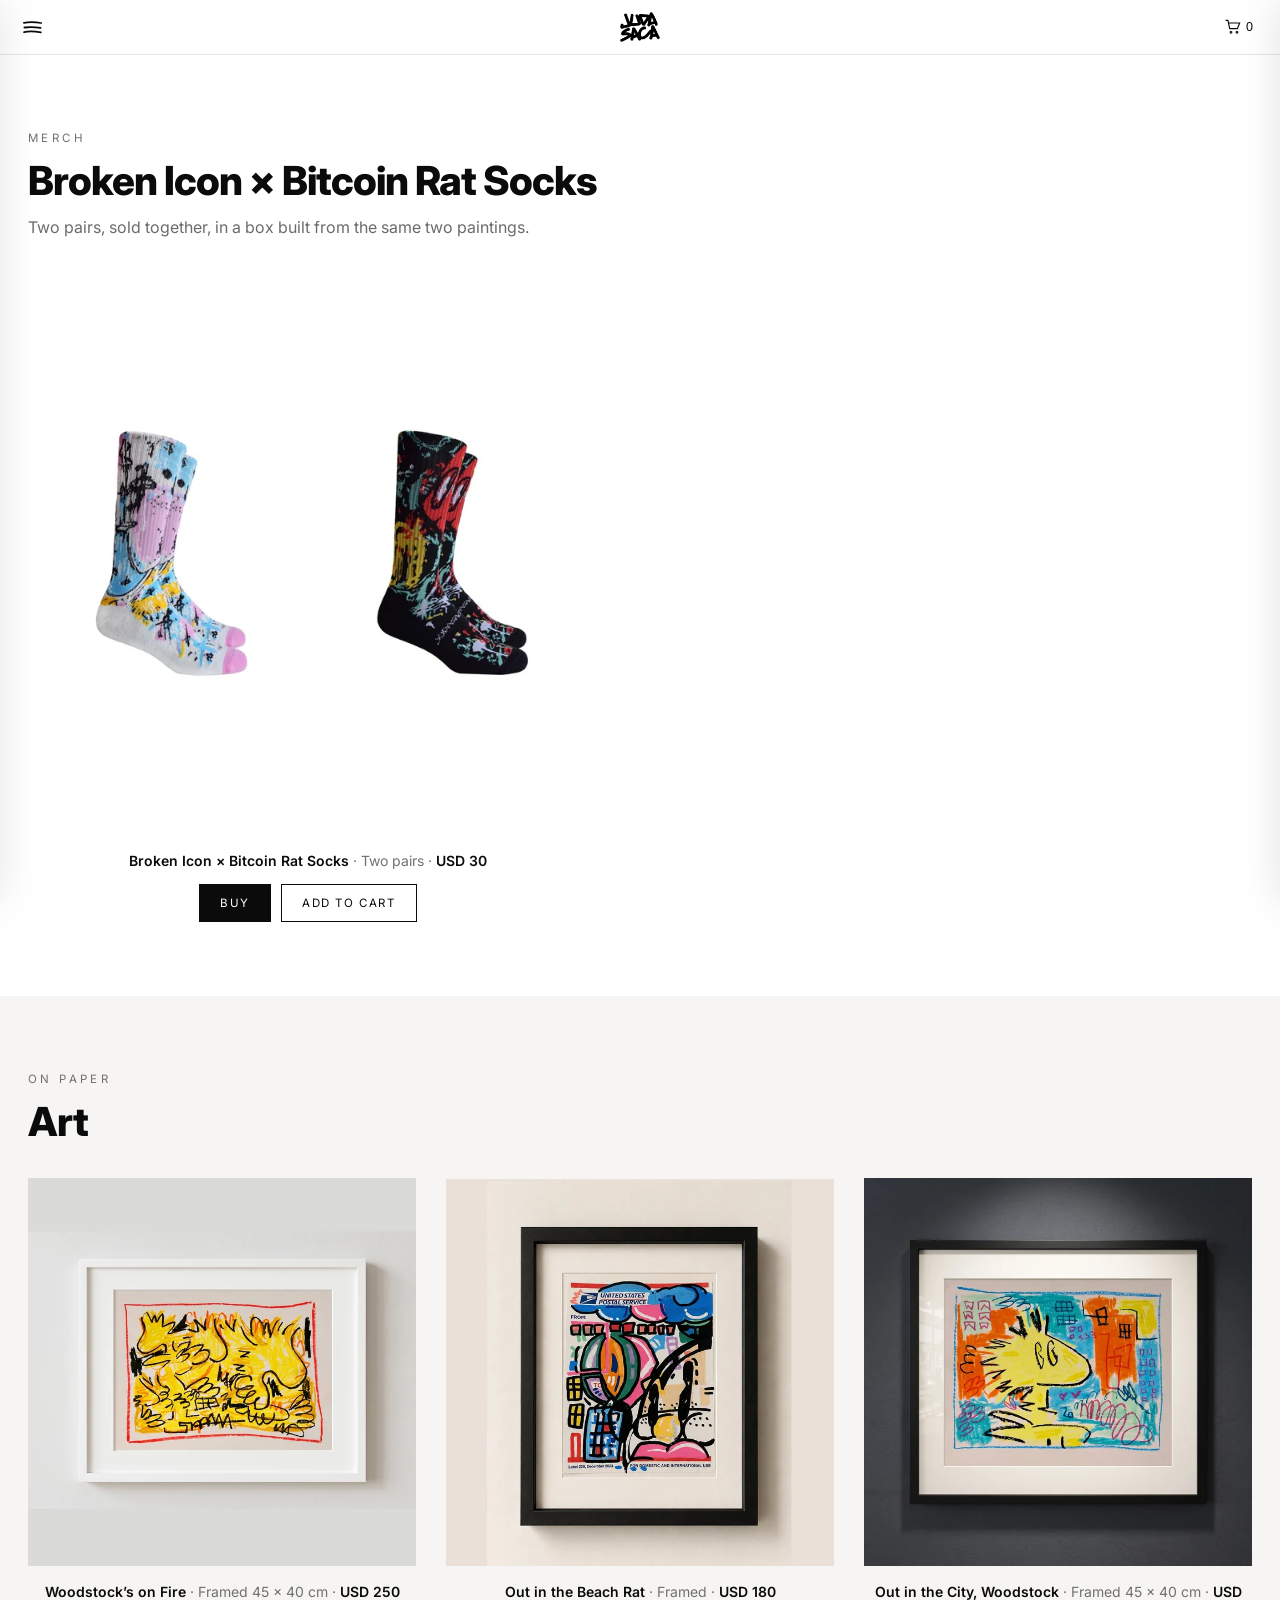
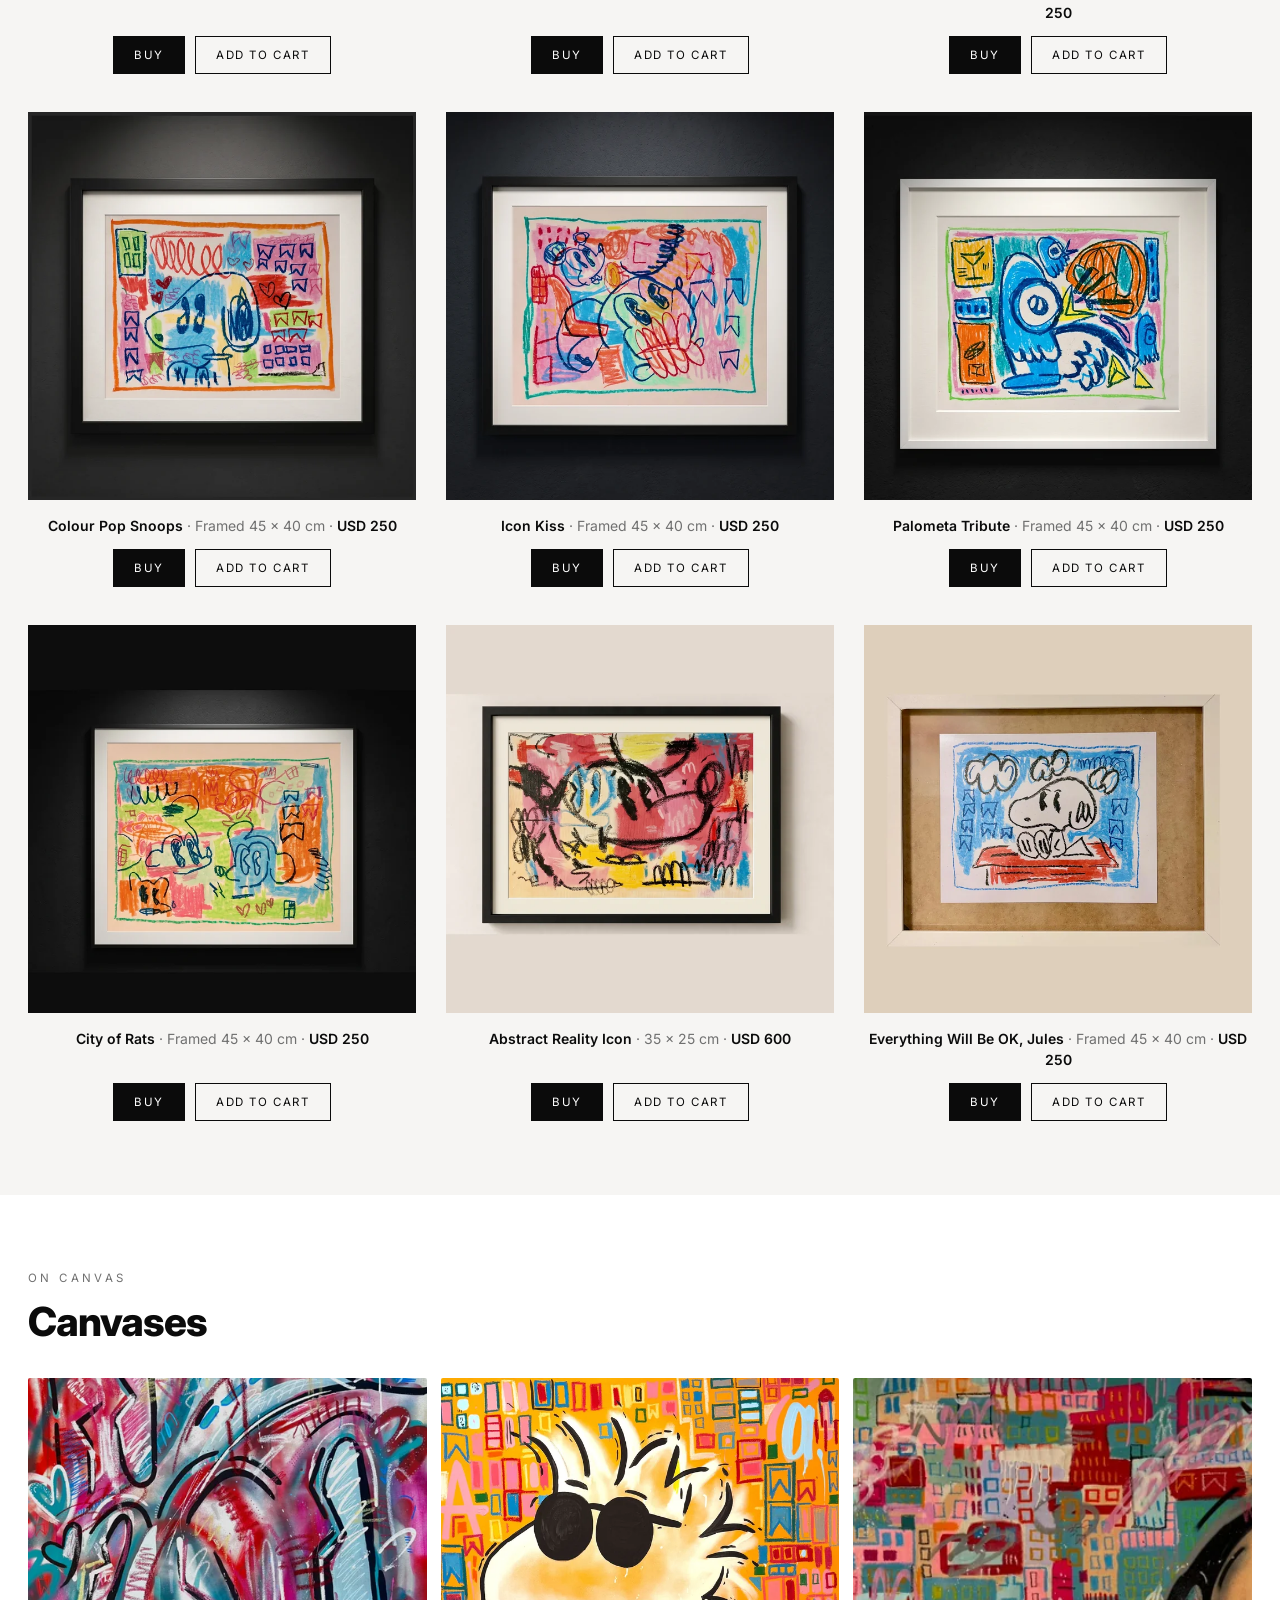
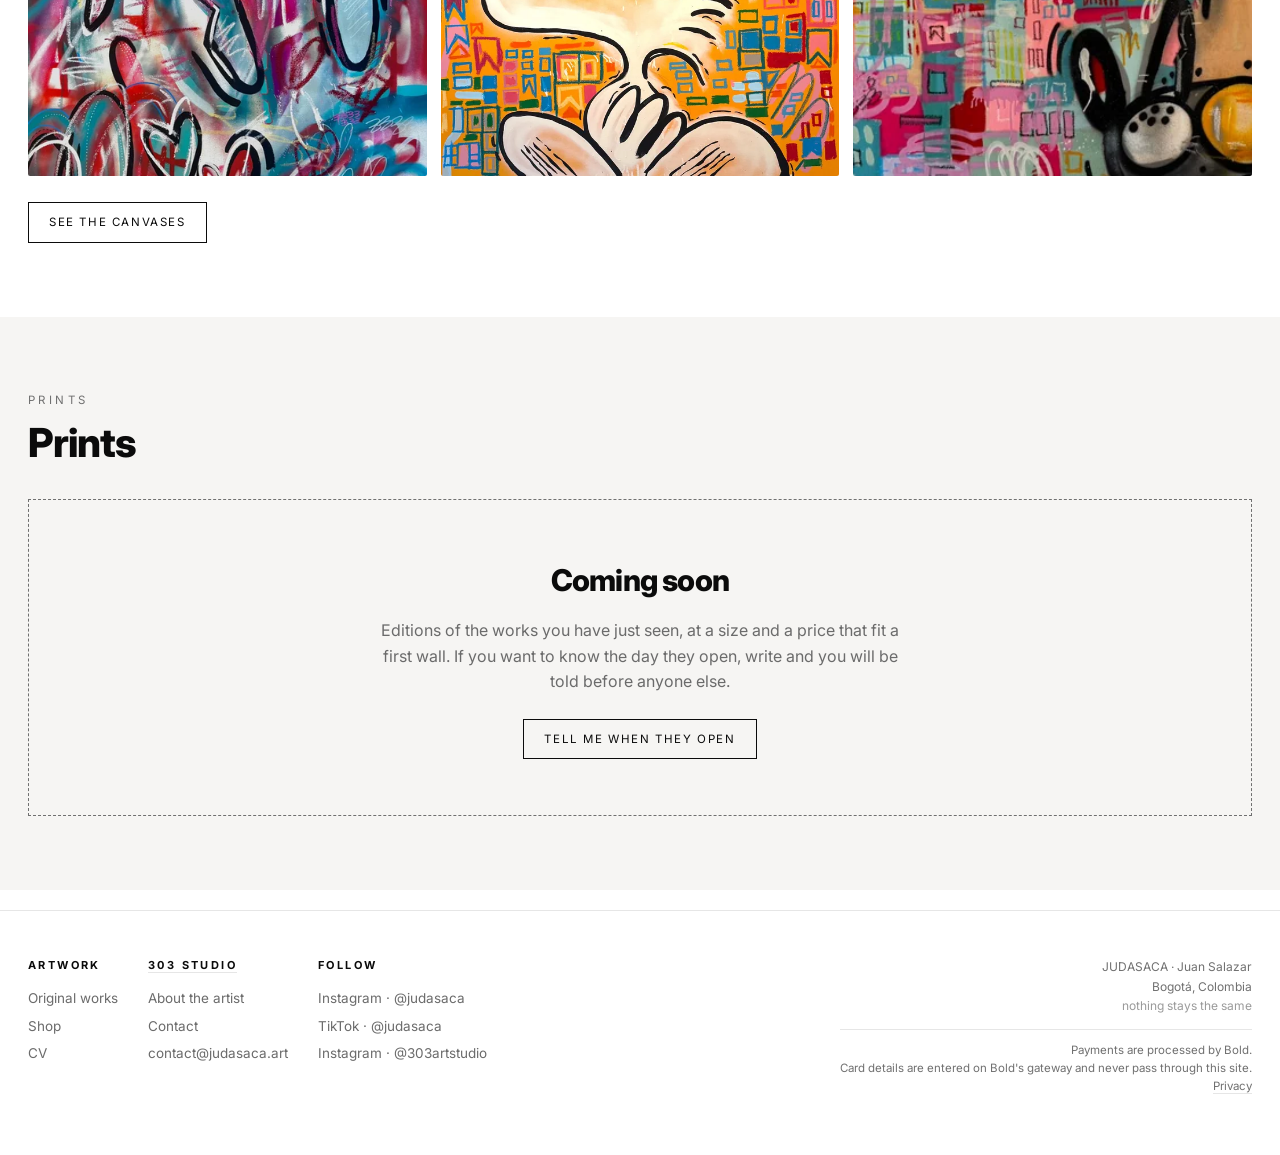
<file: shop.html>
<!DOCTYPE html>
<html lang="en">
<head>
<meta charset="UTF-8">
<meta name="viewport" content="width=device-width,initial-scale=1">
<title>Shop · JUDASACA</title>
<meta name="description" content="Socks, original works on paper and canvases by JUDASACA. Shipped worldwide.">
<link rel="canonical" href="https://judasaca.art/shop.html">
<meta property="og:type" content="website">
<meta property="og:site_name" content="JUDASACA">
<meta property="og:title" content="Shop · JUDASACA">
<meta property="og:description" content="Socks, original works on paper and canvases by JUDASACA. Shipped worldwide.">
<meta property="og:url" content="https://judasaca.art/shop.html">
<meta property="og:image" content="https://judasaca.art/img/judasaca-socks-sm.webp">
<meta name="twitter:card" content="summary_large_image">
<script type="application/ld+json">
{
 "@context": "https://schema.org",
 "@graph": [
  {
   "@type": "WebSite",
   "@id": "https://judasaca.art/#sitio",
   "url": "https://judasaca.art/",
   "name": "JUDASACA",
   "inLanguage": "en",
   "publisher": {
    "@id": "https://judasaca.art/#judasaca"
   }
  },
  {
   "@type": "CollectionPage",
   "@id": "https://judasaca.art/shop.html#pagina",
   "url": "https://judasaca.art/shop.html",
   "name": "Shop",
   "isPartOf": {
    "@id": "https://judasaca.art/#sitio"
   },
   "mainEntity": {
    "@type": "ItemList",
    "itemListElement": [
     {
      "@type": "ListItem",
      "position": 1,
      "item": {
       "@type": [
        "VisualArtwork",
        "Product"
       ],
       "@id": "https://judasaca.art/shop.html#woodstocks-on-fire",
       "name": "Woodstock’s on Fire",
       "image": "https://judasaca.art/img/woodstocks-on-fire.webp",
       "url": "https://judasaca.art/shop.html",
       "artform": "Painting",
       "artMedium": "Oil pastel on high quality cotton paper",
       "description": "Oil pastel on high quality cotton paper. Framed 45 × 40 cm.",
       "creator": {
        "@id": "https://judasaca.art/#judasaca"
       },
       "artist": {
        "@id": "https://judasaca.art/#judasaca"
       },
       "width": {
        "@type": "QuantitativeValue",
        "value": 40.0,
        "unitCode": "CMT"
       },
       "height": {
        "@type": "QuantitativeValue",
        "value": 45.0,
        "unitCode": "CMT"
       },
       "offers": {
        "@type": "Offer",
        "url": "https://judasaca.art/shop.html",
        "price": 250,
        "priceCurrency": "USD",
        "availability": "https://schema.org/InStock",
        "itemCondition": "https://schema.org/NewCondition",
        "seller": {
         "@id": "https://judasaca.art/#judasaca"
        }
       }
      }
     },
     {
      "@type": "ListItem",
      "position": 2,
      "item": {
       "@type": [
        "VisualArtwork",
        "Product"
       ],
       "@id": "https://judasaca.art/shop.html#out-in-the-beach-rat",
       "name": "Out in the Beach Rat",
       "image": "https://judasaca.art/img/out-in-the-beach-rat.webp",
       "url": "https://judasaca.art/shop.html",
       "artform": "Painting",
       "artMedium": "Acrylic markers on USPS Label 228 sticker",
       "description": "Acrylic markers on USPS Label 228 sticker. Framed.",
       "creator": {
        "@id": "https://judasaca.art/#judasaca"
       },
       "artist": {
        "@id": "https://judasaca.art/#judasaca"
       },
       "offers": {
        "@type": "Offer",
        "url": "https://judasaca.art/shop.html",
        "price": 180,
        "priceCurrency": "USD",
        "availability": "https://schema.org/InStock",
        "itemCondition": "https://schema.org/NewCondition",
        "seller": {
         "@id": "https://judasaca.art/#judasaca"
        }
       }
      }
     },
     {
      "@type": "ListItem",
      "position": 3,
      "item": {
       "@type": [
        "VisualArtwork",
        "Product"
       ],
       "@id": "https://judasaca.art/shop.html#out-in-the-city-woodstock",
       "name": "Out in the City, Woodstock",
       "image": "https://judasaca.art/img/out-in-the-city-woodstock.webp",
       "url": "https://judasaca.art/shop.html",
       "artform": "Painting",
       "artMedium": "Oil pastel on high quality cotton paper",
       "description": "Oil pastel on high quality cotton paper. Framed 45 × 40 cm.",
       "creator": {
        "@id": "https://judasaca.art/#judasaca"
       },
       "artist": {
        "@id": "https://judasaca.art/#judasaca"
       },
       "width": {
        "@type": "QuantitativeValue",
        "value": 40.0,
        "unitCode": "CMT"
       },
       "height": {
        "@type": "QuantitativeValue",
        "value": 45.0,
        "unitCode": "CMT"
       },
       "offers": {
        "@type": "Offer",
        "url": "https://judasaca.art/shop.html",
        "price": 250,
        "priceCurrency": "USD",
        "availability": "https://schema.org/InStock",
        "itemCondition": "https://schema.org/NewCondition",
        "seller": {
         "@id": "https://judasaca.art/#judasaca"
        }
       }
      }
     },
     {
      "@type": "ListItem",
      "position": 4,
      "item": {
       "@type": [
        "VisualArtwork",
        "Product"
       ],
       "@id": "https://judasaca.art/shop.html#colour-pop-snoops",
       "name": "Colour Pop Snoops",
       "image": "https://judasaca.art/img/colour-pop-snoops.webp",
       "url": "https://judasaca.art/shop.html",
       "artform": "Painting",
       "artMedium": "Oil pastel on high quality cotton paper",
       "description": "Oil pastel on high quality cotton paper. Framed 45 × 40 cm.",
       "creator": {
        "@id": "https://judasaca.art/#judasaca"
       },
       "artist": {
        "@id": "https://judasaca.art/#judasaca"
       },
       "width": {
        "@type": "QuantitativeValue",
        "value": 40.0,
        "unitCode": "CMT"
       },
       "height": {
        "@type": "QuantitativeValue",
        "value": 45.0,
        "unitCode": "CMT"
       },
       "offers": {
        "@type": "Offer",
        "url": "https://judasaca.art/shop.html",
        "price": 250,
        "priceCurrency": "USD",
        "availability": "https://schema.org/InStock",
        "itemCondition": "https://schema.org/NewCondition",
        "seller": {
         "@id": "https://judasaca.art/#judasaca"
        }
       }
      }
     },
     {
      "@type": "ListItem",
      "position": 5,
      "item": {
       "@type": [
        "VisualArtwork",
        "Product"
       ],
       "@id": "https://judasaca.art/shop.html#icon-kiss",
       "name": "Icon Kiss",
       "image": "https://judasaca.art/img/icon-kiss.webp",
       "url": "https://judasaca.art/shop.html",
       "artform": "Painting",
       "artMedium": "Oil pastel on high quality cotton paper",
       "description": "Oil pastel on high quality cotton paper. Framed 45 × 40 cm.",
       "creator": {
        "@id": "https://judasaca.art/#judasaca"
       },
       "artist": {
        "@id": "https://judasaca.art/#judasaca"
       },
       "width": {
        "@type": "QuantitativeValue",
        "value": 40.0,
        "unitCode": "CMT"
       },
       "height": {
        "@type": "QuantitativeValue",
        "value": 45.0,
        "unitCode": "CMT"
       },
       "offers": {
        "@type": "Offer",
        "url": "https://judasaca.art/shop.html",
        "price": 250,
        "priceCurrency": "USD",
        "availability": "https://schema.org/InStock",
        "itemCondition": "https://schema.org/NewCondition",
        "seller": {
         "@id": "https://judasaca.art/#judasaca"
        }
       }
      }
     },
     {
      "@type": "ListItem",
      "position": 6,
      "item": {
       "@type": [
        "VisualArtwork",
        "Product"
       ],
       "@id": "https://judasaca.art/shop.html#palometa-tribute",
       "name": "Palometa Tribute",
       "image": "https://judasaca.art/img/palometa-tribute.webp",
       "url": "https://judasaca.art/shop.html",
       "artform": "Painting",
       "artMedium": "Oil pastel on high quality cotton paper",
       "description": "Oil pastel on high quality cotton paper. Framed 45 × 40 cm.",
       "creator": {
        "@id": "https://judasaca.art/#judasaca"
       },
       "artist": {
        "@id": "https://judasaca.art/#judasaca"
       },
       "width": {
        "@type": "QuantitativeValue",
        "value": 40.0,
        "unitCode": "CMT"
       },
       "height": {
        "@type": "QuantitativeValue",
        "value": 45.0,
        "unitCode": "CMT"
       },
       "offers": {
        "@type": "Offer",
        "url": "https://judasaca.art/shop.html",
        "price": 250,
        "priceCurrency": "USD",
        "availability": "https://schema.org/InStock",
        "itemCondition": "https://schema.org/NewCondition",
        "seller": {
         "@id": "https://judasaca.art/#judasaca"
        }
       }
      }
     },
     {
      "@type": "ListItem",
      "position": 7,
      "item": {
       "@type": [
        "VisualArtwork",
        "Product"
       ],
       "@id": "https://judasaca.art/shop.html#city-of-rats",
       "name": "City of Rats",
       "image": "https://judasaca.art/img/city-of-rats.webp",
       "url": "https://judasaca.art/shop.html",
       "artform": "Painting",
       "artMedium": "Oil pastel on high quality cotton paper",
       "description": "Oil pastel on high quality cotton paper. Framed 45 × 40 cm.",
       "creator": {
        "@id": "https://judasaca.art/#judasaca"
       },
       "artist": {
        "@id": "https://judasaca.art/#judasaca"
       },
       "width": {
        "@type": "QuantitativeValue",
        "value": 40.0,
        "unitCode": "CMT"
       },
       "height": {
        "@type": "QuantitativeValue",
        "value": 45.0,
        "unitCode": "CMT"
       },
       "offers": {
        "@type": "Offer",
        "url": "https://judasaca.art/shop.html",
        "price": 250,
        "priceCurrency": "USD",
        "availability": "https://schema.org/InStock",
        "itemCondition": "https://schema.org/NewCondition",
        "seller": {
         "@id": "https://judasaca.art/#judasaca"
        }
       }
      }
     },
     {
      "@type": "ListItem",
      "position": 8,
      "item": {
       "@type": [
        "VisualArtwork",
        "Product"
       ],
       "@id": "https://judasaca.art/shop.html#abstract-reality-icon",
       "name": "Abstract Reality Icon",
       "image": "https://judasaca.art/img/abstract-reality-icon.webp",
       "url": "https://judasaca.art/shop.html",
       "artform": "Painting",
       "artMedium": "Mixed media on canvas",
       "description": "Mixed media on canvas. 35 × 25 cm.",
       "creator": {
        "@id": "https://judasaca.art/#judasaca"
       },
       "artist": {
        "@id": "https://judasaca.art/#judasaca"
       },
       "width": {
        "@type": "QuantitativeValue",
        "value": 25.0,
        "unitCode": "CMT"
       },
       "height": {
        "@type": "QuantitativeValue",
        "value": 35.0,
        "unitCode": "CMT"
       },
       "offers": {
        "@type": "Offer",
        "url": "https://judasaca.art/shop.html",
        "price": 600,
        "priceCurrency": "USD",
        "availability": "https://schema.org/InStock",
        "itemCondition": "https://schema.org/NewCondition",
        "seller": {
         "@id": "https://judasaca.art/#judasaca"
        }
       }
      }
     },
     {
      "@type": "ListItem",
      "position": 9,
      "item": {
       "@type": [
        "VisualArtwork",
        "Product"
       ],
       "@id": "https://judasaca.art/shop.html#everything-will-be-ok-jules",
       "name": "Everything Will Be OK, Jules",
       "image": "https://judasaca.art/img/everything-will-be-ok-jules.webp",
       "url": "https://judasaca.art/shop.html",
       "artform": "Painting",
       "artMedium": "Oil pastel on high quality cotton paper",
       "description": "Oil pastel on high quality cotton paper. Framed 45 × 40 cm.",
       "creator": {
        "@id": "https://judasaca.art/#judasaca"
       },
       "artist": {
        "@id": "https://judasaca.art/#judasaca"
       },
       "width": {
        "@type": "QuantitativeValue",
        "value": 40.0,
        "unitCode": "CMT"
       },
       "height": {
        "@type": "QuantitativeValue",
        "value": 45.0,
        "unitCode": "CMT"
       },
       "offers": {
        "@type": "Offer",
        "url": "https://judasaca.art/shop.html",
        "price": 250,
        "priceCurrency": "USD",
        "availability": "https://schema.org/InStock",
        "itemCondition": "https://schema.org/NewCondition",
        "seller": {
         "@id": "https://judasaca.art/#judasaca"
        }
       }
      }
     },
     {
      "@type": "ListItem",
      "position": 10,
      "item": {
       "@type": [
        "VisualArtwork",
        "Product"
       ],
       "@id": "https://judasaca.art/shop.html#judasaca-socks",
       "name": "Broken Icon × Bitcoin Rat Socks",
       "image": "https://judasaca.art/img/judasaca-socks.webp",
       "url": "https://judasaca.art/shop.html",
       "artform": "Painting",
       "artMedium": "Printed from two original paintings",
       "description": "Printed from two original paintings. Two pairs.",
       "creator": {
        "@id": "https://judasaca.art/#judasaca"
       },
       "artist": {
        "@id": "https://judasaca.art/#judasaca"
       },
       "offers": {
        "@type": "Offer",
        "url": "https://judasaca.art/shop.html",
        "price": 30,
        "priceCurrency": "USD",
        "availability": "https://schema.org/InStock",
        "itemCondition": "https://schema.org/NewCondition",
        "seller": {
         "@id": "https://judasaca.art/#judasaca"
        }
       }
      }
     }
    ]
   }
  }
 ]
}
</script>
<link rel="icon" href="img/judasaca-logo.png">
<link rel="preconnect" href="https://fonts.googleapis.com">
<link rel="preconnect" href="https://fonts.gstatic.com" crossorigin>
<link href="https://fonts.googleapis.com/css2?family=Inter:wght@400;500;600;700;800&display=swap" rel="stylesheet">
<link rel="stylesheet" href="css/style.css">
</head>
<body>

<header>
  <div class="barra">
    <button class="trazo" id="abrir-menu" aria-label="Menu" aria-expanded="false">
      <svg viewBox="0 0 30 22" aria-hidden="true" width="21" height="15">
        <path d="M2.4 4.1c6.1-1.2 15.7-1.5 25.2.3"/>
        <path d="M3.1 11c7.6-.9 14.9-.7 23.8.4"/>
        <path d="M2.7 17.9c5.3-1.3 14.4-1.4 24.6.2"/>
      </svg>
    </button>
    <a class="marca" href="index.html" aria-label="JUDASACA, home">
      <img src="img/judasaca-logo.png" alt="JUDASACA" width="900" height="673">
    </a>
    <button class="carro" id="carro" aria-label="Cart">
      <svg viewBox="0 0 24 24" aria-hidden="true" width="16" height="16"><circle cx="9" cy="20" r="1.3"/><circle cx="18" cy="20" r="1.3"/><path d="M1 2h3.4l2.6 12.4h11.6L22 6H6"/></svg>
      <span class="n" id="carro-n">0</span>
    </button>
  </div>
</header>

<aside class="menu-panel" id="menu-panel" aria-label="Menu" aria-hidden="true">
  <button class="x" id="cerrar-menu" aria-label="Close">&times;</button>
  <nav id="nav">
      <a href="about.html">About</a>
      <a href="art.html">Art</a>
      <a href="shop.html" class="on">Shop</a>
      <a href="cv.html">CV</a>
      <a href="contact.html">Contact</a>
  </nav>
  <div class="abajo">
    Bogotá, Colombia<br>
    <a href="mailto:contact@judasaca.art">contact@judasaca.art</a><br>
    <a href="https://www.instagram.com/judasaca" rel="noopener">@judasaca</a>
  </div>
</aside>

<main>

  <section>
    <div class="wrap">
      <div class="tit">
        <div class="eti">Merch</div>
        <h2>Broken Icon × Bitcoin Rat Socks</h2>
        <p>Two pairs, sold together, in a box built from the same two paintings.</p>
      </div>
      <div class="medias-prod">
      <article class="obra">
        <figure>
          <a class="marco" href="img/judasaca-socks.webp?v=887e1513"
             data-lupa data-tit="Broken Icon × Bitcoin Rat Socks"
             data-fic="Printed from two original paintings · Two pairs">
            <img src="img/judasaca-socks-sm.webp?v=f1de9e6e" alt="Broken Icon × Bitcoin Rat Socks, printed from two original paintings, Two pairs" loading="lazy">
          </a>
          <figcaption>
            <div class="linea"><span class="t">Broken Icon × Bitcoin Rat Socks</span>
              <span class="f">· Two pairs ·</span> <span class="p">USD 30</span></div>
            <div class="acciones"><span class="pagar" data-obra="judasaca-socks"><button class="btn lleno comprar" type="button" data-obra="judasaca-socks">Buy</button></span><button class="btn add" data-slug="judasaca-socks">Add to cart</button></div>
          </figcaption>
        </figure>
      </article>
      </div>
    </div>
  </section>

  <section class="humo">
    <div class="wrap">
      <div class="tit">
        <div class="eti">On paper</div>
        <h2>Art</h2>
      </div>
      <div class="obras">
      <article class="obra">
        <figure>
          <a class="marco" href="img/woodstocks-on-fire.webp?v=3fe6030c"
             data-lupa data-tit="Woodstock’s on Fire"
             data-fic="Oil pastel on high quality cotton paper · Framed 45 × 40 cm">
            <img src="img/woodstocks-on-fire-sm.webp?v=79e8d969" alt="Woodstock’s on Fire, oil pastel on high quality cotton paper, Framed 45 × 40 cm" loading="lazy">
          </a>
          <figcaption>
            <div class="linea"><span class="t">Woodstock’s on Fire</span>
              <span class="f">· Framed 45 × 40 cm ·</span> <span class="p">USD 250</span></div>
            <div class="acciones"><span class="pagar" data-obra="woodstocks-on-fire"><button class="btn lleno comprar" type="button" data-obra="woodstocks-on-fire">Buy</button></span><button class="btn add" data-slug="woodstocks-on-fire">Add to cart</button></div>
          </figcaption>
        </figure>
      </article>
      <article class="obra">
        <figure>
          <a class="marco" href="img/out-in-the-beach-rat.webp?v=743fe203"
             data-lupa data-tit="Out in the Beach Rat"
             data-fic="Acrylic markers on USPS Label 228 sticker · Framed">
            <img src="img/out-in-the-beach-rat-sm.webp?v=7d86bf95" alt="Out in the Beach Rat, acrylic markers on usps label 228 sticker, Framed" loading="lazy">
          </a>
          <figcaption>
            <div class="linea"><span class="t">Out in the Beach Rat</span>
              <span class="f">· Framed ·</span> <span class="p">USD 180</span></div>
            <div class="acciones"><span class="pagar" data-obra="out-in-the-beach-rat"><button class="btn lleno comprar" type="button" data-obra="out-in-the-beach-rat">Buy</button></span><button class="btn add" data-slug="out-in-the-beach-rat">Add to cart</button></div>
          </figcaption>
        </figure>
      </article>
      <article class="obra">
        <figure>
          <a class="marco" href="img/out-in-the-city-woodstock.webp?v=ec3620ec"
             data-lupa data-tit="Out in the City, Woodstock"
             data-fic="Oil pastel on high quality cotton paper · Framed 45 × 40 cm">
            <img src="img/out-in-the-city-woodstock-sm.webp?v=980ccbdb" alt="Out in the City, Woodstock, oil pastel on high quality cotton paper, Framed 45 × 40 cm" loading="lazy">
          </a>
          <figcaption>
            <div class="linea"><span class="t">Out in the City, Woodstock</span>
              <span class="f">· Framed 45 × 40 cm ·</span> <span class="p">USD 250</span></div>
            <div class="acciones"><span class="pagar" data-obra="out-in-the-city-woodstock"><button class="btn lleno comprar" type="button" data-obra="out-in-the-city-woodstock">Buy</button></span><button class="btn add" data-slug="out-in-the-city-woodstock">Add to cart</button></div>
          </figcaption>
        </figure>
      </article>
      <article class="obra">
        <figure>
          <a class="marco" href="img/colour-pop-snoops.webp?v=805fb3c0"
             data-lupa data-tit="Colour Pop Snoops"
             data-fic="Oil pastel on high quality cotton paper · Framed 45 × 40 cm">
            <img src="img/colour-pop-snoops-sm.webp?v=06eacd15" alt="Colour Pop Snoops, oil pastel on high quality cotton paper, Framed 45 × 40 cm" loading="lazy">
          </a>
          <figcaption>
            <div class="linea"><span class="t">Colour Pop Snoops</span>
              <span class="f">· Framed 45 × 40 cm ·</span> <span class="p">USD 250</span></div>
            <div class="acciones"><span class="pagar" data-obra="colour-pop-snoops"><button class="btn lleno comprar" type="button" data-obra="colour-pop-snoops">Buy</button></span><button class="btn add" data-slug="colour-pop-snoops">Add to cart</button></div>
          </figcaption>
        </figure>
      </article>
      <article class="obra">
        <figure>
          <a class="marco" href="img/icon-kiss.webp?v=d426574e"
             data-lupa data-tit="Icon Kiss"
             data-fic="Oil pastel on high quality cotton paper · Framed 45 × 40 cm">
            <img src="img/icon-kiss-sm.webp?v=594d7a09" alt="Icon Kiss, oil pastel on high quality cotton paper, Framed 45 × 40 cm" loading="lazy">
          </a>
          <figcaption>
            <div class="linea"><span class="t">Icon Kiss</span>
              <span class="f">· Framed 45 × 40 cm ·</span> <span class="p">USD 250</span></div>
            <div class="acciones"><span class="pagar" data-obra="icon-kiss"><button class="btn lleno comprar" type="button" data-obra="icon-kiss">Buy</button></span><button class="btn add" data-slug="icon-kiss">Add to cart</button></div>
          </figcaption>
        </figure>
      </article>
      <article class="obra">
        <figure>
          <a class="marco" href="img/palometa-tribute.webp?v=389f3592"
             data-lupa data-tit="Palometa Tribute"
             data-fic="Oil pastel on high quality cotton paper · Framed 45 × 40 cm">
            <img src="img/palometa-tribute-sm.webp?v=f383073e" alt="Palometa Tribute, oil pastel on high quality cotton paper, Framed 45 × 40 cm" loading="lazy">
          </a>
          <figcaption>
            <div class="linea"><span class="t">Palometa Tribute</span>
              <span class="f">· Framed 45 × 40 cm ·</span> <span class="p">USD 250</span></div>
            <div class="acciones"><span class="pagar" data-obra="palometa-tribute"><button class="btn lleno comprar" type="button" data-obra="palometa-tribute">Buy</button></span><button class="btn add" data-slug="palometa-tribute">Add to cart</button></div>
          </figcaption>
        </figure>
      </article>
      <article class="obra">
        <figure>
          <a class="marco" href="img/city-of-rats.webp?v=4f1b43d1"
             data-lupa data-tit="City of Rats"
             data-fic="Oil pastel on high quality cotton paper · Framed 45 × 40 cm">
            <img src="img/city-of-rats-sm.webp?v=98705940" alt="City of Rats, oil pastel on high quality cotton paper, Framed 45 × 40 cm" loading="lazy">
          </a>
          <figcaption>
            <div class="linea"><span class="t">City of Rats</span>
              <span class="f">· Framed 45 × 40 cm ·</span> <span class="p">USD 250</span></div>
            <div class="acciones"><span class="pagar" data-obra="city-of-rats"><button class="btn lleno comprar" type="button" data-obra="city-of-rats">Buy</button></span><button class="btn add" data-slug="city-of-rats">Add to cart</button></div>
          </figcaption>
        </figure>
      </article>
      <article class="obra">
        <figure>
          <a class="marco" href="img/abstract-reality-icon.webp?v=9f9c4e08"
             data-lupa data-tit="Abstract Reality Icon"
             data-fic="Mixed media on canvas · 35 × 25 cm">
            <img src="img/abstract-reality-icon-sm.webp?v=0843c02c" alt="Abstract Reality Icon, mixed media on canvas, 35 × 25 cm" loading="lazy">
          </a>
          <figcaption>
            <div class="linea"><span class="t">Abstract Reality Icon</span>
              <span class="f">· 35 × 25 cm ·</span> <span class="p">USD 600</span></div>
            <div class="acciones"><span class="pagar" data-obra="abstract-reality-icon"><button class="btn lleno comprar" type="button" data-obra="abstract-reality-icon">Buy</button></span><button class="btn add" data-slug="abstract-reality-icon">Add to cart</button></div>
          </figcaption>
        </figure>
      </article>
      <article class="obra">
        <figure>
          <a class="marco" href="img/everything-will-be-ok-jules.webp?v=e0ad242b"
             data-lupa data-tit="Everything Will Be OK, Jules"
             data-fic="Oil pastel on high quality cotton paper · Framed 45 × 40 cm">
            <img src="img/everything-will-be-ok-jules-sm.webp?v=da6f9fa7" alt="Everything Will Be OK, Jules, oil pastel on high quality cotton paper, Framed 45 × 40 cm" loading="lazy">
          </a>
          <figcaption>
            <div class="linea"><span class="t">Everything Will Be OK, Jules</span>
              <span class="f">· Framed 45 × 40 cm ·</span> <span class="p">USD 250</span></div>
            <div class="acciones"><span class="pagar" data-obra="everything-will-be-ok-jules"><button class="btn lleno comprar" type="button" data-obra="everything-will-be-ok-jules">Buy</button></span><button class="btn add" data-slug="everything-will-be-ok-jules">Add to cart</button></div>
          </figcaption>
        </figure>
      </article>
      </div>
    </div>
  </section>

  <section>
    <div class="wrap">
      <div class="tit">
        <div class="eti">On canvas</div>
        <h2>Canvases</h2>
      </div>
      <div class="lienzos">
          <a class="lienzo" href="art.html">
            <img src="img/rendered-reality-sm.webp?v=1c77858f" alt="Rendered Reality" loading="lazy">
          </a>
          <a class="lienzo" href="art.html">
            <img src="img/oil-city-woodstock-sm.webp?v=e12d5306" alt="Oil City Woodstock" loading="lazy">
          </a>
          <a class="lienzo" href="art.html">
            <img src="img/city-famous-rat-sm.webp?v=418034dc" alt="City Famous Rat" loading="lazy">
          </a>
      </div>
      <p style="margin-top:26px"><a class="btn" href="art.html">See the canvases</a></p>
    </div>
  </section>

  <section class="humo">
    <div class="wrap">
      <div class="tit">
        <div class="eti">Prints</div>
        <h2>Prints</h2>
      </div>
      <div class="pronto">
        <h3>Coming soon</h3>
        <p>Editions of the works you have just seen, at a size and a price that fit a
          first wall. If you want to know the day they open, write and you will be told
          before anyone else.</p>
        <p style="margin-top:24px">
          <a class="btn" href="mailto:contact@judasaca.art?subject=Prints%20—%20let%20me%20know%20when%20they%20open">Tell me when they open</a>
        </p>
      </div>
    </div>
  </section>

</main>

<footer>
  <div class="wrap pie">
    <div class="col"><b>Artwork</b>
      <a href="art.html">Original works</a>
      <a href="shop.html">Shop</a>
      <a href="cv.html">CV</a>
    </div>
    <div class="col"><b><a class="tit-enlace" href="https://www.instagram.com/303artstudio" target="_blank"
      rel="noopener">303 Studio</a></b>
      <a href="about.html">About the artist</a>
      <a href="contact.html">Contact</a>
      <a href="mailto:contact@judasaca.art">contact@judasaca.art</a>
    </div>
    <div class="col"><b>Follow</b>
      <a href="https://www.instagram.com/judasaca" target="_blank" rel="noopener">Instagram · @judasaca</a>
      <a href="https://www.tiktok.com/@judasaca" target="_blank" rel="noopener">TikTok · @judasaca</a>
      <a href="https://www.instagram.com/303artstudio" target="_blank" rel="noopener">Instagram · @303artstudio</a>
    </div>
    <div class="col fin">JUDASACA · Juan Salazar<br>Bogotá, Colombia<br>
      <span style="opacity:.7">nothing stays the same</span>
      <!-- Dice solo lo que es verdad. El pago ocurre dentro de la pasarela de
           Bold, no en esta pagina, asi que el numero de la tarjeta no pasa por
           aqui ni queda en ningun sitio nuestro. No se reclama ninguna
           certificacion que no tengamos. -->
      <span class="seguro">Payments are processed by Bold.<br>
        Card details are entered on Bold's gateway and never pass through this site.<br>
        <a href="privacy.html">Privacy</a></span></div>
  </div>
</footer>

<div class="velo" id="velo"></div>
<aside class="panel" id="panel" aria-label="Cart" aria-hidden="true">
  <div class="alto"><h2>Selected works</h2><button class="x" id="cerrar-carro" aria-label="Close">&times;</button></div>
  <div class="lista" id="carro-lista"></div>
  <div class="bajo">
    <div class="total"><span>Total</span><span id="carro-total">USD 0</span></div>
    <div class="pagar-carro" id="carro-pagar"></div>
    <button class="btn lleno" id="carro-pedir" type="button">Checkout</button>
    <p class="nota" id="carro-nota">Payment opens on Bold's gateway. Card details are
      entered there and never pass through this site. We ask where to ship afterwards.</p>
  </div>
</aside>

<div class="lupa" id="lupa" role="dialog" aria-modal="true" aria-label="Artwork">
  <button class="cerrar" aria-label="Close">&times;</button>
  <button class="pasar ant" aria-label="Previous">&#8249;</button>
  <button class="pasar sig" aria-label="Next">&#8250;</button>
  <figure><img id="lupa-img" alt=""><figcaption id="lupa-pie"></figcaption></figure>
</div>

<script>
/* Menu de celular y lupa de obras. Si el JavaScript falla, los enlaces de las
   obras siguen abriendo la imagen grande por su cuenta. */
(function(){
  var b=document.getElementById('abrir-menu'), p=document.getElementById('menu-panel'),
      v=document.getElementById('velo'), x=document.getElementById('cerrar-menu');
  if(!b||!p) return;
  function abrir(){ p.classList.add('abierto'); v.classList.add('abierto');
    p.setAttribute('aria-hidden','false'); b.setAttribute('aria-expanded','true');
    document.body.style.overflow='hidden'; x.focus(); }
  function cerrar(){ p.classList.remove('abierto'); v.classList.remove('abierto');
    p.setAttribute('aria-hidden','true'); b.setAttribute('aria-expanded','false');
    document.body.style.overflow=''; b.focus(); }
  b.addEventListener('click', abrir);
  x.addEventListener('click', cerrar);
  v.addEventListener('click', cerrar);
  document.addEventListener('keydown', function(e){
    if(e.key==='Escape' && p.classList.contains('abierto')) cerrar(); });
})();

(function(){
  var enlaces=[].slice.call(document.querySelectorAll('[data-lupa]'));
  if(!enlaces.length) return;
  var caja=document.getElementById('lupa'), img=document.getElementById('lupa-img'),
      pie=document.getElementById('lupa-pie'), i=0, antes=null;

  function mostrar(n){
    i=(n+enlaces.length)%enlaces.length;
    var a=enlaces[i];
    img.src=a.getAttribute('href');
    img.alt=a.getAttribute('data-tit');
    pie.textContent=a.getAttribute('data-tit')+' · '+a.getAttribute('data-fic');
  }
  function abrir(n,orig){
    antes=orig; mostrar(n);
    caja.classList.add('viendo');
    document.body.style.overflow='hidden';
    caja.querySelector('.cerrar').focus();
  }
  function cerrar(){
    caja.classList.remove('viendo');
    document.body.style.overflow='';
    if(antes) antes.focus();
  }
  enlaces.forEach(function(a,n){
    a.addEventListener('click',function(e){ e.preventDefault(); abrir(n,a); });
  });
  caja.querySelector('.cerrar').addEventListener('click',cerrar);
  caja.querySelector('.ant').addEventListener('click',function(){ mostrar(i-1); });
  caja.querySelector('.sig').addEventListener('click',function(){ mostrar(i+1); });
  caja.addEventListener('click',function(e){ if(e.target===caja) cerrar(); });
  document.addEventListener('keydown',function(e){
    if(!caja.classList.contains('viendo')) return;
    if(e.key==='Escape') cerrar();
    if(e.key==='ArrowLeft') mostrar(i-1);
    if(e.key==='ArrowRight') mostrar(i+1);
  });
})();

/* ── Carrito ──────────────────────────────────────────────────────────
   Guarda lo elegido en el propio navegador y arma un correo con la lista.
   No cobra nada todavia: cuando existan los enlaces de pago de Stripe,
   este mismo carrito puede mandar al checkout. */
(function(){
  var CAT = {"rendered-reality": {"t": "Rendered Reality", "m": "75 × 100 cm", "usd": 2200}, "oil-city-woodstock": {"t": "Oil City Woodstock", "m": "100 × 100 cm", "usd": 1950}, "sunday-snoops": {"t": "Sunday, Snoops", "m": "100 × 100 cm", "usd": 1950}, "mango-og": {"t": "Mango OG", "m": "95 × 95 cm", "usd": 1950}, "original-pastel-disney": {"t": "Original Pastel Disney", "m": "100 × 100 cm", "usd": 1950}, "blue-thoughts-rat": {"t": "Blue Thoughts Rat", "m": "80 cm diameter", "usd": 1235}, "smiling-ratsquiat-blue-crown": {"t": "Smiling Ratsquiat, Blue Crown", "m": "50 × 50 cm", "usd": 975}, "oil-woodstock": {"t": "Oil Woodstock", "m": "50 × 50 cm", "usd": 975}, "cloud-city-snoops": {"t": "Cloud City Snoops", "m": "50 × 50 cm", "usd": 1000}, "new-york-street-snoops": {"t": "New York Street Snoops", "m": "50 × 50 cm", "usd": 975}, "city-rounds-icon": {"t": "City Rounds Icon", "m": "50 × 50 cm", "usd": 1000}, "city-famous-rat": {"t": "City Famous Rat", "m": "175 × 80 cm", "usd": 2600}, "broken-icon": {"t": "Broken Icon", "m": "100 × 100 cm", "usd": 1950}, "smiling-ratsquiat-yellow-crown": {"t": "Smiling Ratsquiat, Yellow Crown", "m": "50 × 50 cm", "usd": 975}, "woodstocks-on-fire": {"t": "Woodstock’s on Fire", "m": "Framed 45 × 40 cm", "usd": 250}, "out-in-the-beach-rat": {"t": "Out in the Beach Rat", "m": "Framed", "usd": 180}, "out-in-the-city-woodstock": {"t": "Out in the City, Woodstock", "m": "Framed 45 × 40 cm", "usd": 250}, "colour-pop-snoops": {"t": "Colour Pop Snoops", "m": "Framed 45 × 40 cm", "usd": 250}, "icon-kiss": {"t": "Icon Kiss", "m": "Framed 45 × 40 cm", "usd": 250}, "palometa-tribute": {"t": "Palometa Tribute", "m": "Framed 45 × 40 cm", "usd": 250}, "city-of-rats": {"t": "City of Rats", "m": "Framed 45 × 40 cm", "usd": 250}, "abstract-reality-icon": {"t": "Abstract Reality Icon", "m": "35 × 25 cm", "usd": 600}, "everything-will-be-ok-jules": {"t": "Everything Will Be OK, Jules", "m": "Framed 45 × 40 cm", "usd": 250}, "judasaca-socks": {"t": "Broken Icon × Bitcoin Rat Socks", "m": "Two pairs", "usd": 30}};
  var LLAVE='judasaca-carro';
  var carro=[];
  try{ carro=JSON.parse(localStorage.getItem(LLAVE)||'[]'); }catch(e){ carro=[]; }
  carro = carro.filter(function(s){ return CAT[s]; });

  var bot=document.getElementById('carro'), num=document.getElementById('carro-n'),
      panel=document.getElementById('panel'), velo=document.getElementById('velo'),
      lista=document.getElementById('carro-lista'), total=document.getElementById('carro-total'),
      pedir=document.getElementById('carro-pedir'), nota=document.getElementById('carro-nota');
  if(!bot||!panel) return;

  function guardar(){ try{ localStorage.setItem(LLAVE, JSON.stringify(carro)); }catch(e){} }
  function dinero(n){ return 'USD ' + n.toLocaleString('en-US'); }

  function pintar(){
    num.textContent = carro.length;
    if(!carro.length){
      lista.innerHTML = '<p class="vacio">Nothing selected yet.</p>';
      total.textContent = dinero(0);
      pedir.disabled = true;
      return;
    }
    pedir.disabled = false;
    var suma = 0, h = '';
    carro.forEach(function(sl){
      var o = CAT[sl]; suma += o.usd;
      h += '<div class="item"><img src="img/'+sl+'-sm.webp" alt="">'
        +  '<div class="d"><div class="t">'+o.t+'</div>'
        +  '<div class="f">'+o.m+'</div>'
        +  '<div class="p">'+dinero(o.usd)+'</div>'
        +  '<button class="quitar" data-q="'+sl+'">Remove</button></div></div>';
    });
    lista.innerHTML = h;
    total.textContent = dinero(suma);
  }

  /* Checkout de verdad: el carrito cobra, no manda un correo. Se firma la
     lista contra el Worker (que suma el total y decide el precio) y se abre
     Bold por el total, en una sola orden. */
  function cobrar(){
    if (!carro.length || !window.fetch || !window.JUDPAGO) return;
    pedir.disabled = true;
    pedir.textContent = 'One moment…';

    fetch('https://judasaca-bold.judasaca-art.workers.dev/firma', {
      method: 'POST',
      headers: { 'Content-Type': 'application/json' },
      body: JSON.stringify({ modo: 'carro', slugs: carro })
    })
    .then(function(r){ return r.json(); })
    .then(function(d){
      if (!d || !d.carro) throw new Error('sin-orden');

      // Si algo se vendio mientras el comprador miraba, el Worker lo deja
      // fuera de la firma. Se le dice, se le quita del carrito y se cobra lo
      // que si esta: nadie paga por un cuadro que ya no existe.
      var firmadas = d.carro.slugs || [];
      var caidas = carro.filter(function(s){ return firmadas.indexOf(s) < 0; });
      if (caidas.length) {
        carro = firmadas.slice();
        guardar(); pintar();
        nota.textContent = caidas.length === 1
          ? CAT[caidas[0]].t + ' was just sold and has been removed. Paying for the rest.'
          : caidas.length + ' works were just sold and have been removed. Paying for the rest.';
        nota.className = 'nota aviso';
      }

      pedir.style.display = 'none';
      window.JUDPAGO.abrir(document.getElementById('carro-pagar'), d.carro, location.href);
    })
    .catch(function(){
      pedir.disabled = false;
      pedir.textContent = 'Checkout';
      nota.className = 'nota aviso';
      nota.innerHTML = 'Checkout is not responding. Write to '
        + '<a href="mailto:contact@judasaca.art">contact@judasaca.art</a> and Juan will take it from there.';
    });
  }

  function abrir(){ panel.classList.add('abierto'); velo.classList.add('abierto');
    panel.setAttribute('aria-hidden','false'); document.body.style.overflow='hidden'; }
  function cerrar(){ panel.classList.remove('abierto'); velo.classList.remove('abierto');
    panel.setAttribute('aria-hidden','true'); document.body.style.overflow=''; }

  bot.addEventListener('click', function(){ pintar(); abrir(); });
  pedir.addEventListener('click', cobrar);
  velo.addEventListener('click', cerrar);
  document.getElementById('cerrar-carro').addEventListener('click', cerrar);
  document.addEventListener('keydown', function(e){
    if(e.key==='Escape' && panel.classList.contains('abierto')) cerrar(); });

  lista.addEventListener('click', function(e){
    var q=e.target.getAttribute && e.target.getAttribute('data-q');
    if(!q) return;
    carro = carro.filter(function(s){ return s!==q; });
    guardar(); pintar();
  });

  document.querySelectorAll('.add').forEach(function(b){
    b.addEventListener('click', function(){
      var sl=b.getAttribute('data-slug');
      if(carro.indexOf(sl)<0) carro.push(sl);
      guardar(); pintar(); abrir();
    });
  });

  pintar();
})();

/* ── Pago ───────────────────────────────────────────────────────────────
   Un solo motor de pago para toda la pagina: lo usan los botones Buy de cada
   obra y tambien el carrito.

   Flujo, corto a proposito: clic en Buy -> la pasarela de Bold se abre encima
   del sitio -> paga. Nada de formularios antes. La direccion de envio se pide
   DESPUES, en la pagina de gracias, cuando la plata ya entro y el comprador
   no puede arrepentirse a mitad de camino por tener que teclear.

   El navegador NUNCA manda el precio: manda slugs, y el Worker decide cuanto
   se cobra y lo firma. Un precio que mande el atacante no vale nada aunque
   venga firmado, porque estaria firmando su propia mentira. */
window.JUDPAGO = (function(){
  var libreria = null, abriendo = false;

  /* Devuelve una promesa que solo se cumple cuando la libreria esta lista de
     verdad. Se guarda para que dos clics no la carguen dos veces. */
  function cargarLibreria(){
    if (libreria) return libreria;
    libreria = new Promise(function(ok, mal){
      if (window.BoldCheckout) return ok();
      var s = document.createElement('script');
      s.src = 'https://checkout.bold.co/library/boldPaymentButton.js';
      s.onload = function(){ window.BoldCheckout ? ok() : mal(); };
      s.onerror = mal;
      document.head.appendChild(s);
    });
    return libreria;
  }

  /* Se recuerda la orden para que la pagina de gracias sepa que se acaba de
     pagar: ahi se le pide la direccion y se marcan las obras como vendidas. */
  function recordar(orden){
    try {
      localStorage.setItem('judasaca-orden', JSON.stringify({
        id: orden.orderId,
        slugs: orden.slugs || [],
        amount: orden.amount,
        description: orden.description,
        t: Date.now()
      }));
    } catch(e) {}
  }

  /* Abre la pasarela directamente, sin dibujar ningun boton de Bold.

     Antes esto inyectaba un <script data-bold-button> y luego le hacia clic
     solo. Eso era una carrera perdida: la libreria de Bold busca esos scripts
     cuando ELLA carga, asi que segun quien llegara primero unas veces salia el
     boton y otras veces no salia nada. Con la API (new BoldCheckout().open())
     no hay nada que esperar ni nada que adivinar: se abre y ya. */
  function abrir(destino, orden, origen){
    if (abriendo) return;
    abriendo = true;
    recordar(orden);

    cargarLibreria().then(function(){
      new window.BoldCheckout({
        orderId: orden.orderId,
        currency: orden.currency,
        amount: orden.amount,
        apiKey: '2heS56eZeRZj1n1B8NDPF9_LA2aDpNbyNBJOoG65qWI',
        integritySignature: orden.signature,
        description: orden.description,
        redirectionUrl: 'https://judasaca.art/thanks.html',
        originUrl: origen || 'https://judasaca.art/art.html',
        // Embedded: la pasarela abre encima del sitio y el comprador no se va.
        renderMode: 'embedded'
      }).open();
      abriendo = false;
    }).catch(function(){
      abriendo = false;
      if (destino) {
        destino.innerHTML = '<span class="fallo">Checkout could not open. '
          + 'Write to <a href="mailto:contact@judasaca.art">contact@judasaca.art</a>.</span>';
      }
    });
  }

  /* Una obra vendida se apaga entera: sello, ficha tachada y sin botones. */
  function marcarVendidas(lista){
    (lista || []).forEach(function(slug){
      var hueco = document.querySelector('.pagar[data-obra="' + slug + '"]');
      if (!hueco) return;
      var obra = hueco.closest('.obra');
      if (!obra || obra.classList.contains('agotada')) return;
      obra.classList.add('agotada');
      var marco = obra.querySelector('.marco');
      if (marco && !marco.querySelector('.sello')) {
        marco.classList.add('vendido');
        var s = document.createElement('span');
        s.className = 'sello';
        s.setAttribute('aria-hidden', 'true');
        s.innerHTML = '<i></i><b>Sold</b><i></i>';
        marco.appendChild(s);
      }
      var acciones = obra.querySelector('.acciones');
      if (acciones) acciones.innerHTML = '<span class="sello-vendida">Sold</span>';
    });
  }

  return { abrir: abrir, marcarVendidas: marcarVendidas, firmador: 'https://judasaca-bold.judasaca-art.workers.dev' };
})();

/* ── Buy en cada obra ───────────────────────────────────────────────────
   Solo corre en paginas con huecos .pagar (hoy, la de obras). */
(function(){
  var huecos = [].slice.call(document.querySelectorAll('.pagar[data-obra]'));
  if (!huecos.length || !window.fetch) return;

  var slugs = huecos.map(function(h){ return h.getAttribute('data-obra'); });
  var firmadas = {};   // slug -> orden ya firmada por el Worker

  function firmar(lista){
    return fetch('https://judasaca-bold.judasaca-art.workers.dev/firma', {
      method: 'POST',
      headers: { 'Content-Type': 'application/json' },
      body: JSON.stringify({ slugs: lista })
    }).then(function(r){ return r.json(); });
  }

  /* Precarga. Corre al cargar la pagina y suele llegar antes de que nadie
     haga clic, asi que el boton abre Bold de una. Si Cloudflare esta frio y
     tarda, no importa: el boton ya esta pintado y el clic firma solo. */
  firmar(slugs).then(function(d){
    if (d && d.vendidas) window.JUDPAGO.marcarVendidas(d.vendidas);
    if (d && d.obras) firmadas = d.obras;
  }).catch(function(){ });

  function abrirObra(boton, slug){
    var hueco = boton.parentNode;
    boton.disabled = true;
    boton.textContent = 'Opening…';

    var orden = firmadas[slug];
    if (orden) {
      orden.slugs = [slug];
      window.JUDPAGO.abrir(hueco, orden, location.href);
      return;
    }
    // Todavia no habia llegado la precarga: se firma esta sola y se abre.
    firmar([slug]).then(function(d){
      if (d && d.vendidas) window.JUDPAGO.marcarVendidas(d.vendidas);
      var o = d && d.obras && d.obras[slug];
      if (!o) throw new Error('sin-orden');
      firmadas[slug] = o;
      o.slugs = [slug];
      window.JUDPAGO.abrir(hueco, o, location.href);
    }).catch(function(){
      boton.disabled = false;
      boton.textContent = 'Buy';
      hueco.insertAdjacentHTML('beforeend',
        '<span class="fallo">Could not open checkout. '
        + 'Write to <a href="mailto:contact@judasaca.art">contact@judasaca.art</a>.</span>');
    });
  }

  document.addEventListener('click', function(e){
    var b = e.target.closest && e.target.closest('.pagar .comprar');
    if (!b || b.disabled) return;
    abrirObra(b, b.getAttribute('data-obra'));
  });
})();
</script>
</body>
</html>
</file>
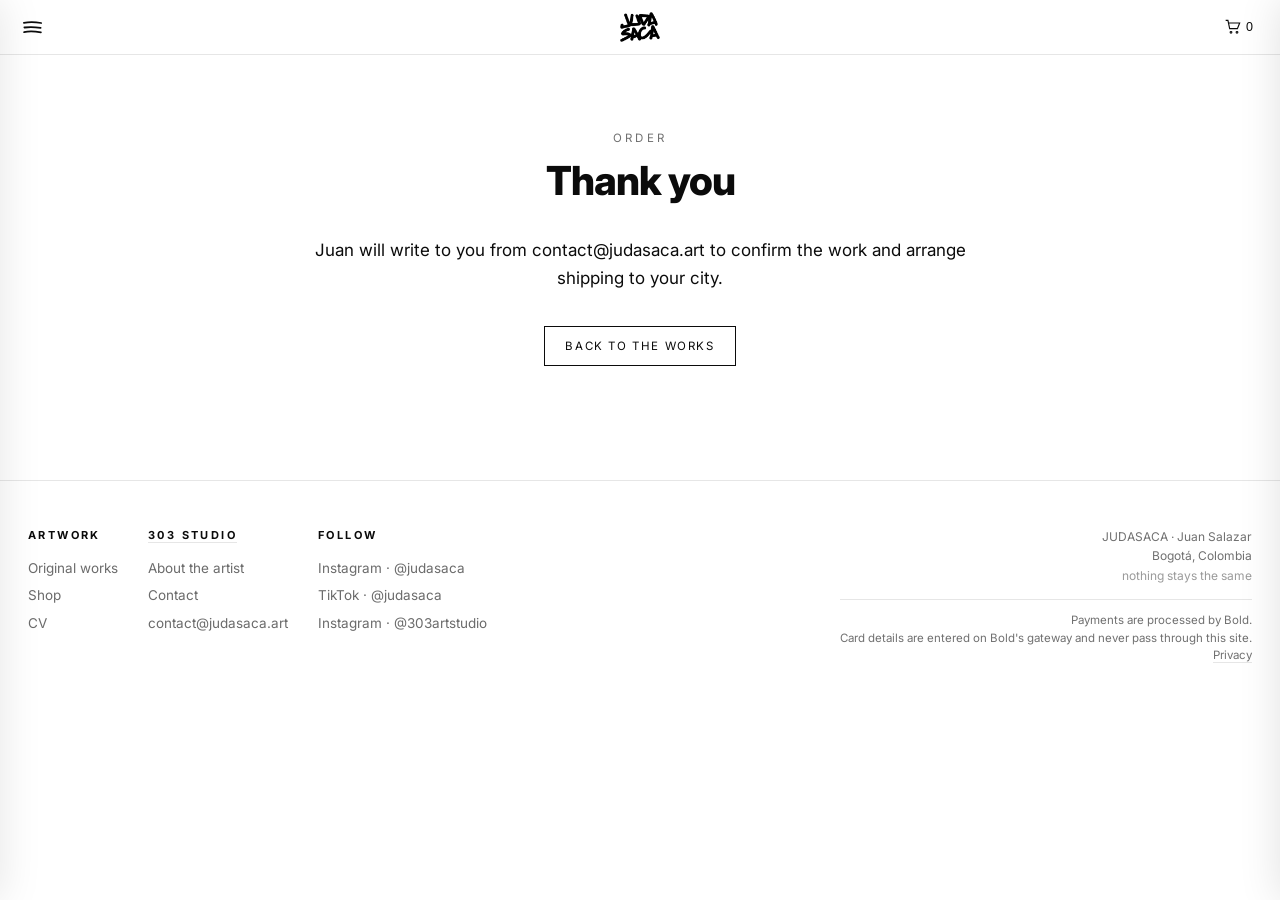
<file: thanks.html>
<!DOCTYPE html>
<html lang="en">
<head>
<meta charset="UTF-8">
<meta name="viewport" content="width=device-width,initial-scale=1">
<title>Thank you · JUDASACA</title>
<meta name="description" content="Payment confirmation for your order at judasaca.art.">
<link rel="canonical" href="https://judasaca.art/thanks.html">
<meta property="og:type" content="website">
<meta property="og:site_name" content="JUDASACA">
<meta property="og:title" content="Thank you · JUDASACA">
<meta property="og:description" content="Payment confirmation for your order at judasaca.art.">
<meta property="og:url" content="https://judasaca.art/thanks.html">
<meta property="og:image" content="https://judasaca.art/img/oil-city-woodstock-sm.webp">
<meta name="twitter:card" content="summary_large_image">
<link rel="icon" href="img/judasaca-logo.png">
<link rel="preconnect" href="https://fonts.googleapis.com">
<link rel="preconnect" href="https://fonts.gstatic.com" crossorigin>
<link href="https://fonts.googleapis.com/css2?family=Inter:wght@400;500;600;700;800&display=swap" rel="stylesheet">
<link rel="stylesheet" href="css/style.css">
</head>
<body>

<header>
  <div class="barra">
    <button class="trazo" id="abrir-menu" aria-label="Menu" aria-expanded="false">
      <svg viewBox="0 0 30 22" aria-hidden="true" width="21" height="15">
        <path d="M2.4 4.1c6.1-1.2 15.7-1.5 25.2.3"/>
        <path d="M3.1 11c7.6-.9 14.9-.7 23.8.4"/>
        <path d="M2.7 17.9c5.3-1.3 14.4-1.4 24.6.2"/>
      </svg>
    </button>
    <a class="marca" href="index.html" aria-label="JUDASACA, home">
      <img src="img/judasaca-logo.png" alt="JUDASACA" width="900" height="673">
    </a>
    <button class="carro" id="carro" aria-label="Cart">
      <svg viewBox="0 0 24 24" aria-hidden="true" width="16" height="16"><circle cx="9" cy="20" r="1.3"/><circle cx="18" cy="20" r="1.3"/><path d="M1 2h3.4l2.6 12.4h11.6L22 6H6"/></svg>
      <span class="n" id="carro-n">0</span>
    </button>
  </div>
</header>

<aside class="menu-panel" id="menu-panel" aria-label="Menu" aria-hidden="true">
  <button class="x" id="cerrar-menu" aria-label="Close">&times;</button>
  <nav id="nav">
      <a href="about.html">About</a>
      <a href="art.html">Art</a>
      <a href="shop.html">Shop</a>
      <a href="cv.html">CV</a>
      <a href="contact.html">Contact</a>
  </nav>
  <div class="abajo">
    Bogotá, Colombia<br>
    <a href="mailto:contact@judasaca.art">contact@judasaca.art</a><br>
    <a href="https://www.instagram.com/judasaca" rel="noopener">@judasaca</a>
  </div>
</aside>

<main>
  <section>
    <div class="wrap estrecho prosa gracias">
      <div class="tit centrado">
        <div class="eti">Order</div>
        <h2 id="titulo-gracias">Thank you</h2>
      </div>
      <p id="mensaje-gracias" style="text-align:center">Juan will write to you from contact@judasaca.art to
        confirm the work and arrange shipping to your city.</p>
      <p class="chico" id="referencia-gracias" style="color:var(--tenue);text-align:center"></p>

      <!-- La direccion se pide AQUI y no antes de pagar. Antes del pago cada
           campo es una excusa para no comprar; despues del pago el comprador ya
           esta contento y quiere que le llegue el cuadro. -->
      <div id="caja-envio" hidden>
        <h3 style="margin-top:38px">Where should it go?</h3>
        <p>Juan ships worldwide. Leave the address and he confirms the cost and the
          date the same day.</p>
        <form class="forma" id="form-envio">
          <div class="campo">
            <label for="e-nombre">Full name</label>
            <input id="e-nombre" name="nombre" type="text" required autocomplete="name">
          </div>
          <div class="dos-campos">
            <div class="campo">
              <label for="e-email">Email</label>
              <input id="e-email" name="email" type="email" required autocomplete="email">
            </div>
            <div class="campo">
              <label for="e-telefono">Phone</label>
              <input id="e-telefono" name="telefono" type="tel" required autocomplete="tel">
            </div>
          </div>
          <div class="campo">
            <label for="e-direccion">Address</label>
            <input id="e-direccion" name="direccion" type="text" required autocomplete="street-address">
          </div>
          <div class="dos-campos">
            <div class="campo">
              <label for="e-ciudad">City</label>
              <input id="e-ciudad" name="ciudad" type="text" required autocomplete="address-level2">
            </div>
            <div class="campo">
              <label for="e-pais">Country</label>
              <input id="e-pais" name="pais" type="text" required autocomplete="country-name">
            </div>
          </div>
          <div class="campo">
            <label for="e-notas">Anything Juan should know</label>
            <input id="e-notas" name="notas" type="text" autocomplete="off">
          </div>
          <button class="btn lleno enviar" type="submit">Send shipping details</button>
          <p class="aviso-forma" id="aviso-envio" role="status" aria-live="polite"></p>
        </form>
      </div>

      <p style="margin-top:34px;text-align:center"><a class="btn" href="art.html">Back to the works</a></p>
    </div>
  </section>
</main>

<script>
(function(){
  var p = new URLSearchParams(window.location.search);
  var estado = (p.get('bold-tx-status') || '').toLowerCase();
  var orden = p.get('bold-order-id');
  var t = document.getElementById('titulo-gracias');
  var m = document.getElementById('mensaje-gracias');
  var r = document.getElementById('referencia-gracias');
  var caja = document.getElementById('caja-envio');

  // Respaldo: si Bold no devolviera la referencia en la URL, se recupera la que
  // el sitio guardo justo antes de abrir la pasarela.
  var guardada = null;
  try { guardada = JSON.parse(localStorage.getItem('judasaca-orden') || 'null'); } catch(e) {}
  if (!orden && guardada && guardada.id) orden = guardada.id;

  var aprobada = (estado === 'approved');

  if (aprobada) {
    t.textContent = 'Thank you';
    m.textContent = 'Your payment went through. One last thing and it is done.';
  } else if (estado === 'rejected' || estado === 'failed') {
    t.textContent = 'That payment did not go through';
    m.textContent = 'Nothing has been charged. You can try again, or write to contact@judasaca.art '
      + 'and Juan will sort it out with you directly.';
  } else if (estado) {
    t.textContent = 'Your payment is being processed';
    m.textContent = 'Bold has not confirmed it yet. As soon as it settles, Juan will write '
      + 'to you from contact@judasaca.art.';
  }
  if (orden) r.textContent = 'Reference: ' + orden;

  /* El webhook de Bold puede tardar hasta diez minutos. El comprador esta aqui
     ahora. Se le avisa al Worker para que marque la obra enseguida; el Worker
     no se fia de esto y lo verifica contra Bold antes de hacer nada. */
  if (orden && aprobada && window.fetch) {
    fetch('https://judasaca-bold.judasaca-art.workers.dev/confirmar', {
      method: 'POST',
      headers: { 'Content-Type': 'application/json' },
      body: JSON.stringify({ orderId: orden })
    }).catch(function(){ });

    // Lo pagado sale del carrito. Si no, sigue ahi tentando a pagarlo otra vez.
    try {
      var comprados = (guardada && guardada.slugs) || [];
      var carro = JSON.parse(localStorage.getItem('judasaca-carro') || '[]');
      localStorage.setItem('judasaca-carro', JSON.stringify(
        carro.filter(function(s){ return comprados.indexOf(s) < 0; })));
    } catch(e) {}
  }

  if (!aprobada || !orden) return;
  caja.hidden = false;

  var f = document.getElementById('form-envio');
  var aviso = document.getElementById('aviso-envio');
  f.addEventListener('submit', function(e){
    e.preventDefault();
    var boton = f.querySelector('button[type=submit]');
    boton.disabled = true;
    aviso.className = 'aviso-forma';
    aviso.textContent = 'Sending…';

    var datos = { orderId: orden };
    ['nombre','email','telefono','direccion','ciudad','pais','notas']
      .forEach(function(k){ datos[k] = (f[k] && f[k].value || '').trim(); });

    fetch('https://judasaca-bold.judasaca-art.workers.dev/datos', {
      method: 'POST',
      headers: { 'Content-Type': 'application/json' },
      body: JSON.stringify(datos)
    })
    .then(function(rr){ return rr.json(); })
    .then(function(d){
      if (!d || !d.ok) throw new Error('no');
      f.innerHTML = '';
      aviso.className = 'aviso-forma ok';
      aviso.textContent = 'Got it. Juan has your address and will write from contact@judasaca.art '
        + 'with the shipping date.';
      f.appendChild(aviso);
    })
    .catch(function(){
      boton.disabled = false;
      aviso.className = 'aviso-forma mal';
      aviso.textContent = 'That did not save. Please send your address to contact@judasaca.art '
        + 'quoting the reference above.';
    });
  });
})();
</script>

<footer>
  <div class="wrap pie">
    <div class="col"><b>Artwork</b>
      <a href="art.html">Original works</a>
      <a href="shop.html">Shop</a>
      <a href="cv.html">CV</a>
    </div>
    <div class="col"><b><a class="tit-enlace" href="https://www.instagram.com/303artstudio" target="_blank"
      rel="noopener">303 Studio</a></b>
      <a href="about.html">About the artist</a>
      <a href="contact.html">Contact</a>
      <a href="mailto:contact@judasaca.art">contact@judasaca.art</a>
    </div>
    <div class="col"><b>Follow</b>
      <a href="https://www.instagram.com/judasaca" target="_blank" rel="noopener">Instagram · @judasaca</a>
      <a href="https://www.tiktok.com/@judasaca" target="_blank" rel="noopener">TikTok · @judasaca</a>
      <a href="https://www.instagram.com/303artstudio" target="_blank" rel="noopener">Instagram · @303artstudio</a>
    </div>
    <div class="col fin">JUDASACA · Juan Salazar<br>Bogotá, Colombia<br>
      <span style="opacity:.7">nothing stays the same</span>
      <!-- Dice solo lo que es verdad. El pago ocurre dentro de la pasarela de
           Bold, no en esta pagina, asi que el numero de la tarjeta no pasa por
           aqui ni queda en ningun sitio nuestro. No se reclama ninguna
           certificacion que no tengamos. -->
      <span class="seguro">Payments are processed by Bold.<br>
        Card details are entered on Bold's gateway and never pass through this site.<br>
        <a href="privacy.html">Privacy</a></span></div>
  </div>
</footer>

<div class="velo" id="velo"></div>
<aside class="panel" id="panel" aria-label="Cart" aria-hidden="true">
  <div class="alto"><h2>Selected works</h2><button class="x" id="cerrar-carro" aria-label="Close">&times;</button></div>
  <div class="lista" id="carro-lista"></div>
  <div class="bajo">
    <div class="total"><span>Total</span><span id="carro-total">USD 0</span></div>
    <div class="pagar-carro" id="carro-pagar"></div>
    <button class="btn lleno" id="carro-pedir" type="button">Checkout</button>
    <p class="nota" id="carro-nota">Payment opens on Bold's gateway. Card details are
      entered there and never pass through this site. We ask where to ship afterwards.</p>
  </div>
</aside>

<div class="lupa" id="lupa" role="dialog" aria-modal="true" aria-label="Artwork">
  <button class="cerrar" aria-label="Close">&times;</button>
  <button class="pasar ant" aria-label="Previous">&#8249;</button>
  <button class="pasar sig" aria-label="Next">&#8250;</button>
  <figure><img id="lupa-img" alt=""><figcaption id="lupa-pie"></figcaption></figure>
</div>

<script>
/* Menu de celular y lupa de obras. Si el JavaScript falla, los enlaces de las
   obras siguen abriendo la imagen grande por su cuenta. */
(function(){
  var b=document.getElementById('abrir-menu'), p=document.getElementById('menu-panel'),
      v=document.getElementById('velo'), x=document.getElementById('cerrar-menu');
  if(!b||!p) return;
  function abrir(){ p.classList.add('abierto'); v.classList.add('abierto');
    p.setAttribute('aria-hidden','false'); b.setAttribute('aria-expanded','true');
    document.body.style.overflow='hidden'; x.focus(); }
  function cerrar(){ p.classList.remove('abierto'); v.classList.remove('abierto');
    p.setAttribute('aria-hidden','true'); b.setAttribute('aria-expanded','false');
    document.body.style.overflow=''; b.focus(); }
  b.addEventListener('click', abrir);
  x.addEventListener('click', cerrar);
  v.addEventListener('click', cerrar);
  document.addEventListener('keydown', function(e){
    if(e.key==='Escape' && p.classList.contains('abierto')) cerrar(); });
})();

(function(){
  var enlaces=[].slice.call(document.querySelectorAll('[data-lupa]'));
  if(!enlaces.length) return;
  var caja=document.getElementById('lupa'), img=document.getElementById('lupa-img'),
      pie=document.getElementById('lupa-pie'), i=0, antes=null;

  function mostrar(n){
    i=(n+enlaces.length)%enlaces.length;
    var a=enlaces[i];
    img.src=a.getAttribute('href');
    img.alt=a.getAttribute('data-tit');
    pie.textContent=a.getAttribute('data-tit')+' · '+a.getAttribute('data-fic');
  }
  function abrir(n,orig){
    antes=orig; mostrar(n);
    caja.classList.add('viendo');
    document.body.style.overflow='hidden';
    caja.querySelector('.cerrar').focus();
  }
  function cerrar(){
    caja.classList.remove('viendo');
    document.body.style.overflow='';
    if(antes) antes.focus();
  }
  enlaces.forEach(function(a,n){
    a.addEventListener('click',function(e){ e.preventDefault(); abrir(n,a); });
  });
  caja.querySelector('.cerrar').addEventListener('click',cerrar);
  caja.querySelector('.ant').addEventListener('click',function(){ mostrar(i-1); });
  caja.querySelector('.sig').addEventListener('click',function(){ mostrar(i+1); });
  caja.addEventListener('click',function(e){ if(e.target===caja) cerrar(); });
  document.addEventListener('keydown',function(e){
    if(!caja.classList.contains('viendo')) return;
    if(e.key==='Escape') cerrar();
    if(e.key==='ArrowLeft') mostrar(i-1);
    if(e.key==='ArrowRight') mostrar(i+1);
  });
})();

/* ── Carrito ──────────────────────────────────────────────────────────
   Guarda lo elegido en el propio navegador y arma un correo con la lista.
   No cobra nada todavia: cuando existan los enlaces de pago de Stripe,
   este mismo carrito puede mandar al checkout. */
(function(){
  var CAT = {"rendered-reality": {"t": "Rendered Reality", "m": "75 × 100 cm", "usd": 2200}, "oil-city-woodstock": {"t": "Oil City Woodstock", "m": "100 × 100 cm", "usd": 1950}, "sunday-snoops": {"t": "Sunday, Snoops", "m": "100 × 100 cm", "usd": 1950}, "mango-og": {"t": "Mango OG", "m": "95 × 95 cm", "usd": 1950}, "original-pastel-disney": {"t": "Original Pastel Disney", "m": "100 × 100 cm", "usd": 1950}, "blue-thoughts-rat": {"t": "Blue Thoughts Rat", "m": "80 cm diameter", "usd": 1235}, "smiling-ratsquiat-blue-crown": {"t": "Smiling Ratsquiat, Blue Crown", "m": "50 × 50 cm", "usd": 975}, "oil-woodstock": {"t": "Oil Woodstock", "m": "50 × 50 cm", "usd": 975}, "cloud-city-snoops": {"t": "Cloud City Snoops", "m": "50 × 50 cm", "usd": 1000}, "new-york-street-snoops": {"t": "New York Street Snoops", "m": "50 × 50 cm", "usd": 975}, "city-rounds-icon": {"t": "City Rounds Icon", "m": "50 × 50 cm", "usd": 1000}, "city-famous-rat": {"t": "City Famous Rat", "m": "175 × 80 cm", "usd": 2600}, "broken-icon": {"t": "Broken Icon", "m": "100 × 100 cm", "usd": 1950}, "smiling-ratsquiat-yellow-crown": {"t": "Smiling Ratsquiat, Yellow Crown", "m": "50 × 50 cm", "usd": 975}, "woodstocks-on-fire": {"t": "Woodstock’s on Fire", "m": "Framed 45 × 40 cm", "usd": 250}, "out-in-the-beach-rat": {"t": "Out in the Beach Rat", "m": "Framed", "usd": 180}, "out-in-the-city-woodstock": {"t": "Out in the City, Woodstock", "m": "Framed 45 × 40 cm", "usd": 250}, "colour-pop-snoops": {"t": "Colour Pop Snoops", "m": "Framed 45 × 40 cm", "usd": 250}, "icon-kiss": {"t": "Icon Kiss", "m": "Framed 45 × 40 cm", "usd": 250}, "palometa-tribute": {"t": "Palometa Tribute", "m": "Framed 45 × 40 cm", "usd": 250}, "city-of-rats": {"t": "City of Rats", "m": "Framed 45 × 40 cm", "usd": 250}, "abstract-reality-icon": {"t": "Abstract Reality Icon", "m": "35 × 25 cm", "usd": 600}, "everything-will-be-ok-jules": {"t": "Everything Will Be OK, Jules", "m": "Framed 45 × 40 cm", "usd": 250}, "judasaca-socks": {"t": "Broken Icon × Bitcoin Rat Socks", "m": "Two pairs", "usd": 30}};
  var LLAVE='judasaca-carro';
  var carro=[];
  try{ carro=JSON.parse(localStorage.getItem(LLAVE)||'[]'); }catch(e){ carro=[]; }
  carro = carro.filter(function(s){ return CAT[s]; });

  var bot=document.getElementById('carro'), num=document.getElementById('carro-n'),
      panel=document.getElementById('panel'), velo=document.getElementById('velo'),
      lista=document.getElementById('carro-lista'), total=document.getElementById('carro-total'),
      pedir=document.getElementById('carro-pedir'), nota=document.getElementById('carro-nota');
  if(!bot||!panel) return;

  function guardar(){ try{ localStorage.setItem(LLAVE, JSON.stringify(carro)); }catch(e){} }
  function dinero(n){ return 'USD ' + n.toLocaleString('en-US'); }

  function pintar(){
    num.textContent = carro.length;
    if(!carro.length){
      lista.innerHTML = '<p class="vacio">Nothing selected yet.</p>';
      total.textContent = dinero(0);
      pedir.disabled = true;
      return;
    }
    pedir.disabled = false;
    var suma = 0, h = '';
    carro.forEach(function(sl){
      var o = CAT[sl]; suma += o.usd;
      h += '<div class="item"><img src="img/'+sl+'-sm.webp" alt="">'
        +  '<div class="d"><div class="t">'+o.t+'</div>'
        +  '<div class="f">'+o.m+'</div>'
        +  '<div class="p">'+dinero(o.usd)+'</div>'
        +  '<button class="quitar" data-q="'+sl+'">Remove</button></div></div>';
    });
    lista.innerHTML = h;
    total.textContent = dinero(suma);
  }

  /* Checkout de verdad: el carrito cobra, no manda un correo. Se firma la
     lista contra el Worker (que suma el total y decide el precio) y se abre
     Bold por el total, en una sola orden. */
  function cobrar(){
    if (!carro.length || !window.fetch || !window.JUDPAGO) return;
    pedir.disabled = true;
    pedir.textContent = 'One moment…';

    fetch('https://judasaca-bold.judasaca-art.workers.dev/firma', {
      method: 'POST',
      headers: { 'Content-Type': 'application/json' },
      body: JSON.stringify({ modo: 'carro', slugs: carro })
    })
    .then(function(r){ return r.json(); })
    .then(function(d){
      if (!d || !d.carro) throw new Error('sin-orden');

      // Si algo se vendio mientras el comprador miraba, el Worker lo deja
      // fuera de la firma. Se le dice, se le quita del carrito y se cobra lo
      // que si esta: nadie paga por un cuadro que ya no existe.
      var firmadas = d.carro.slugs || [];
      var caidas = carro.filter(function(s){ return firmadas.indexOf(s) < 0; });
      if (caidas.length) {
        carro = firmadas.slice();
        guardar(); pintar();
        nota.textContent = caidas.length === 1
          ? CAT[caidas[0]].t + ' was just sold and has been removed. Paying for the rest.'
          : caidas.length + ' works were just sold and have been removed. Paying for the rest.';
        nota.className = 'nota aviso';
      }

      pedir.style.display = 'none';
      window.JUDPAGO.abrir(document.getElementById('carro-pagar'), d.carro, location.href);
    })
    .catch(function(){
      pedir.disabled = false;
      pedir.textContent = 'Checkout';
      nota.className = 'nota aviso';
      nota.innerHTML = 'Checkout is not responding. Write to '
        + '<a href="mailto:contact@judasaca.art">contact@judasaca.art</a> and Juan will take it from there.';
    });
  }

  function abrir(){ panel.classList.add('abierto'); velo.classList.add('abierto');
    panel.setAttribute('aria-hidden','false'); document.body.style.overflow='hidden'; }
  function cerrar(){ panel.classList.remove('abierto'); velo.classList.remove('abierto');
    panel.setAttribute('aria-hidden','true'); document.body.style.overflow=''; }

  bot.addEventListener('click', function(){ pintar(); abrir(); });
  pedir.addEventListener('click', cobrar);
  velo.addEventListener('click', cerrar);
  document.getElementById('cerrar-carro').addEventListener('click', cerrar);
  document.addEventListener('keydown', function(e){
    if(e.key==='Escape' && panel.classList.contains('abierto')) cerrar(); });

  lista.addEventListener('click', function(e){
    var q=e.target.getAttribute && e.target.getAttribute('data-q');
    if(!q) return;
    carro = carro.filter(function(s){ return s!==q; });
    guardar(); pintar();
  });

  document.querySelectorAll('.add').forEach(function(b){
    b.addEventListener('click', function(){
      var sl=b.getAttribute('data-slug');
      if(carro.indexOf(sl)<0) carro.push(sl);
      guardar(); pintar(); abrir();
    });
  });

  pintar();
})();

/* ── Pago ───────────────────────────────────────────────────────────────
   Un solo motor de pago para toda la pagina: lo usan los botones Buy de cada
   obra y tambien el carrito.

   Flujo, corto a proposito: clic en Buy -> la pasarela de Bold se abre encima
   del sitio -> paga. Nada de formularios antes. La direccion de envio se pide
   DESPUES, en la pagina de gracias, cuando la plata ya entro y el comprador
   no puede arrepentirse a mitad de camino por tener que teclear.

   El navegador NUNCA manda el precio: manda slugs, y el Worker decide cuanto
   se cobra y lo firma. Un precio que mande el atacante no vale nada aunque
   venga firmado, porque estaria firmando su propia mentira. */
window.JUDPAGO = (function(){
  var libreria = null, abriendo = false;

  /* Devuelve una promesa que solo se cumple cuando la libreria esta lista de
     verdad. Se guarda para que dos clics no la carguen dos veces. */
  function cargarLibreria(){
    if (libreria) return libreria;
    libreria = new Promise(function(ok, mal){
      if (window.BoldCheckout) return ok();
      var s = document.createElement('script');
      s.src = 'https://checkout.bold.co/library/boldPaymentButton.js';
      s.onload = function(){ window.BoldCheckout ? ok() : mal(); };
      s.onerror = mal;
      document.head.appendChild(s);
    });
    return libreria;
  }

  /* Se recuerda la orden para que la pagina de gracias sepa que se acaba de
     pagar: ahi se le pide la direccion y se marcan las obras como vendidas. */
  function recordar(orden){
    try {
      localStorage.setItem('judasaca-orden', JSON.stringify({
        id: orden.orderId,
        slugs: orden.slugs || [],
        amount: orden.amount,
        description: orden.description,
        t: Date.now()
      }));
    } catch(e) {}
  }

  /* Abre la pasarela directamente, sin dibujar ningun boton de Bold.

     Antes esto inyectaba un <script data-bold-button> y luego le hacia clic
     solo. Eso era una carrera perdida: la libreria de Bold busca esos scripts
     cuando ELLA carga, asi que segun quien llegara primero unas veces salia el
     boton y otras veces no salia nada. Con la API (new BoldCheckout().open())
     no hay nada que esperar ni nada que adivinar: se abre y ya. */
  function abrir(destino, orden, origen){
    if (abriendo) return;
    abriendo = true;
    recordar(orden);

    cargarLibreria().then(function(){
      new window.BoldCheckout({
        orderId: orden.orderId,
        currency: orden.currency,
        amount: orden.amount,
        apiKey: '2heS56eZeRZj1n1B8NDPF9_LA2aDpNbyNBJOoG65qWI',
        integritySignature: orden.signature,
        description: orden.description,
        redirectionUrl: 'https://judasaca.art/thanks.html',
        originUrl: origen || 'https://judasaca.art/art.html',
        // Embedded: la pasarela abre encima del sitio y el comprador no se va.
        renderMode: 'embedded'
      }).open();
      abriendo = false;
    }).catch(function(){
      abriendo = false;
      if (destino) {
        destino.innerHTML = '<span class="fallo">Checkout could not open. '
          + 'Write to <a href="mailto:contact@judasaca.art">contact@judasaca.art</a>.</span>';
      }
    });
  }

  /* Una obra vendida se apaga entera: sello, ficha tachada y sin botones. */
  function marcarVendidas(lista){
    (lista || []).forEach(function(slug){
      var hueco = document.querySelector('.pagar[data-obra="' + slug + '"]');
      if (!hueco) return;
      var obra = hueco.closest('.obra');
      if (!obra || obra.classList.contains('agotada')) return;
      obra.classList.add('agotada');
      var marco = obra.querySelector('.marco');
      if (marco && !marco.querySelector('.sello')) {
        marco.classList.add('vendido');
        var s = document.createElement('span');
        s.className = 'sello';
        s.setAttribute('aria-hidden', 'true');
        s.innerHTML = '<i></i><b>Sold</b><i></i>';
        marco.appendChild(s);
      }
      var acciones = obra.querySelector('.acciones');
      if (acciones) acciones.innerHTML = '<span class="sello-vendida">Sold</span>';
    });
  }

  return { abrir: abrir, marcarVendidas: marcarVendidas, firmador: 'https://judasaca-bold.judasaca-art.workers.dev' };
})();

/* ── Buy en cada obra ───────────────────────────────────────────────────
   Solo corre en paginas con huecos .pagar (hoy, la de obras). */
(function(){
  var huecos = [].slice.call(document.querySelectorAll('.pagar[data-obra]'));
  if (!huecos.length || !window.fetch) return;

  var slugs = huecos.map(function(h){ return h.getAttribute('data-obra'); });
  var firmadas = {};   // slug -> orden ya firmada por el Worker

  function firmar(lista){
    return fetch('https://judasaca-bold.judasaca-art.workers.dev/firma', {
      method: 'POST',
      headers: { 'Content-Type': 'application/json' },
      body: JSON.stringify({ slugs: lista })
    }).then(function(r){ return r.json(); });
  }

  /* Precarga. Corre al cargar la pagina y suele llegar antes de que nadie
     haga clic, asi que el boton abre Bold de una. Si Cloudflare esta frio y
     tarda, no importa: el boton ya esta pintado y el clic firma solo. */
  firmar(slugs).then(function(d){
    if (d && d.vendidas) window.JUDPAGO.marcarVendidas(d.vendidas);
    if (d && d.obras) firmadas = d.obras;
  }).catch(function(){ });

  function abrirObra(boton, slug){
    var hueco = boton.parentNode;
    boton.disabled = true;
    boton.textContent = 'Opening…';

    var orden = firmadas[slug];
    if (orden) {
      orden.slugs = [slug];
      window.JUDPAGO.abrir(hueco, orden, location.href);
      return;
    }
    // Todavia no habia llegado la precarga: se firma esta sola y se abre.
    firmar([slug]).then(function(d){
      if (d && d.vendidas) window.JUDPAGO.marcarVendidas(d.vendidas);
      var o = d && d.obras && d.obras[slug];
      if (!o) throw new Error('sin-orden');
      firmadas[slug] = o;
      o.slugs = [slug];
      window.JUDPAGO.abrir(hueco, o, location.href);
    }).catch(function(){
      boton.disabled = false;
      boton.textContent = 'Buy';
      hueco.insertAdjacentHTML('beforeend',
        '<span class="fallo">Could not open checkout. '
        + 'Write to <a href="mailto:contact@judasaca.art">contact@judasaca.art</a>.</span>');
    });
  }

  document.addEventListener('click', function(e){
    var b = e.target.closest && e.target.closest('.pagar .comprar');
    if (!b || b.disabled) return;
    abrirObra(b, b.getAttribute('data-obra'));
  });
})();
</script>
</body>
</html>
</file>
<file: css/style.css>
/* judasaca.art — the art carries the colour, the site stays out of the way.
   White paper, black ink, and a lot of air. The only thing on the page that
   should shout is the painting. */

:root{
  --tinta:#0B0B0B; --gris:#6B6B6B; --tenue:#707070; --linea:#E6E6E6;
  --papel:#FFFFFF; --humo:#F6F5F3;
  --coral:#C9421F;   /* sacado del muro de la foto de About. 5.0:1 sobre blanco */
  --oro:#9A6A00;     /* la corona del grabado, bajada hasta que se pueda leer */
  --rojo:#C8102E;    /* solo para el sello de vendida. 6.0:1 sobre blanco */
  --max:1280px;
}
*{box-sizing:border-box;margin:0;padding:0}
html{-webkit-text-size-adjust:100%;scroll-behavior:smooth}
body{font-family:'Inter',-apple-system,BlinkMacSystemFont,'Helvetica Neue',sans-serif;
  color:var(--tinta);background:var(--papel);font-size:16px;line-height:1.6;
  -webkit-font-smoothing:antialiased}
img{max-width:100%;height:auto;display:block}
a{color:inherit}

.wrap{max-width:var(--max);margin:0 auto;padding:0 28px}
.estrecho{max-width:760px}

/* ── barra ── */
header{position:sticky;top:0;z-index:60;background:rgba(255,255,255,.95);
  backdrop-filter:blur(12px);border-bottom:1px solid var(--linea)}
.barra{max-width:var(--max);margin:0 auto;height:54px;padding:0 14px;
  display:grid;grid-template-columns:1fr auto 1fr;align-items:center}
.marca{justify-self:center;align-self:center;display:block;width:40px;line-height:0}
.marca img{width:100%}

/* Las tres rayas, pintadas a mano: son trazos de pincel, no lineas rectas.
   Es el unico guino de su estilo que se permite la interfaz. */
.trazo{justify-self:start;align-self:center;background:none;border:0;cursor:pointer;
  padding:8px;color:var(--tinta);display:flex;align-items:center;justify-content:center;
  line-height:0;height:38px}
.trazo svg{width:21px;height:15px;stroke:currentColor;fill:none;stroke-width:2.6;
  stroke-linecap:round;display:block}
.trazo:hover{opacity:.6}

/* ── menu en panel, entra por la izquierda ── */
.menu-panel{position:fixed;top:0;left:0;bottom:0;width:min(340px,86vw);background:#fff;
  z-index:130;transform:translateX(-102%);transition:transform .32s cubic-bezier(.2,.7,.2,1);
  display:flex;flex-direction:column;padding:26px 30px;box-shadow:8px 0 40px rgba(0,0,0,.10)}
.menu-panel.abierto{transform:none}
.menu-panel .x{align-self:flex-end;background:none;border:0;font-size:28px;line-height:1;
  cursor:pointer;color:var(--tinta);padding:2px 4px 14px}
nav{display:flex;flex-direction:column;gap:0}
nav a{font-size:15px;letter-spacing:1.4px;text-transform:uppercase;text-decoration:none;
  color:var(--tinta);padding:15px 0;border-bottom:1px solid var(--linea)}
nav a:hover{color:var(--gris)}
nav a.on{color:var(--gris)}
.menu-panel .abajo{margin-top:auto;padding-top:24px;font-size:12.5px;color:var(--tenue);
  line-height:1.7}
.menu-panel .abajo a{color:var(--tenue);text-decoration:none;border-bottom:1px solid var(--linea)}
.menu-panel .abajo a:hover{color:var(--tinta)}

/* ── carrito ── */
.carro{justify-self:end;align-self:center;display:flex;align-items:center;justify-content:center;
  gap:5px;background:none;border:0;cursor:pointer;color:var(--tinta);padding:8px;
  font-size:12.5px;height:38px}
.carro:hover{opacity:.6}
.carro svg{width:16px;height:16px;stroke:currentColor;fill:none;stroke-width:1.7;display:block}
.carro .n{font-variant-numeric:tabular-nums;min-width:12px;text-align:left}
.velo{position:fixed;inset:0;background:rgba(11,11,11,.38);z-index:120;display:none}
.velo.abierto{display:block}
.panel{position:fixed;top:0;right:0;bottom:0;width:min(420px,92vw);background:#fff;z-index:130;
  transform:translateX(102%);transition:transform .32s cubic-bezier(.2,.7,.2,1);
  display:flex;flex-direction:column;box-shadow:-8px 0 40px rgba(0,0,0,.12)}
.panel.abierto{transform:none}
.panel .alto{display:flex;align-items:center;justify-content:space-between;
  padding:24px 26px;border-bottom:1px solid var(--linea)}
.panel .alto h2{font-size:13px;letter-spacing:2.6px;text-transform:uppercase;font-weight:700}
.panel .x{background:none;border:0;font-size:26px;line-height:1;cursor:pointer;color:var(--tinta);padding:4px}
.panel .lista{flex:1;overflow-y:auto;padding:8px 26px}
.panel .vacio{color:var(--tenue);font-size:14.5px;padding:34px 0;text-align:center}
.item{display:flex;gap:14px;padding:18px 0;border-bottom:1px solid var(--linea);align-items:flex-start}
.item img{width:62px;height:62px;object-fit:cover;flex-shrink:0;background:var(--humo)}
.item .d{flex:1;min-width:0}
.item .t{font-size:14px;font-weight:600;line-height:1.3}
.item .f{font-size:12px;color:var(--tenue);margin-top:2px}
.item .p{font-size:13.5px;font-weight:600;margin-top:5px}
.item .quitar{background:none;border:0;color:var(--tenue);font-size:11.5px;letter-spacing:1.2px;
  text-transform:uppercase;cursor:pointer;padding:6px 0 0;text-decoration:underline}
.item .quitar:hover{color:var(--tinta)}
.panel .bajo{border-top:1px solid var(--linea);padding:22px 26px 28px}
.panel .total{display:flex;justify-content:space-between;font-size:15px;font-weight:600;
  margin-bottom:16px}
.panel .bajo .btn{display:block;text-align:center;width:100%}
.panel .nota{font-size:12px;color:var(--tenue);margin-top:12px;line-height:1.5}

/* ── portada ── */
.hero{padding:40px 0 4px;text-align:center}
.hero .lema{font-size:12px;letter-spacing:4px;text-transform:uppercase;color:var(--tenue)}
.hero h1{font-size:clamp(30px,6.4vw,66px);font-weight:800;letter-spacing:-1.6px;
  line-height:1;margin:0 0 10px}
.hero p{color:var(--gris);max-width:620px;margin:0 auto;font-size:17px}

.portada-obra{margin:52px 0 0}
.portada-obra img{width:100%}
.pie-obra{font-size:12.5px;color:var(--tenue);letter-spacing:.4px;margin-top:12px;text-align:center}

/* ── titulares de seccion ── */
.tit{margin:0 0 34px}
.tit.centrado{text-align:center}
.tit.centrado p{margin-left:auto;margin-right:auto}
.tit .eti{font-size:11.5px;letter-spacing:3.4px;text-transform:uppercase;color:var(--tenue);
  margin-bottom:12px}
.tit h2{font-size:clamp(26px,3.6vw,40px);font-weight:800;letter-spacing:-1px;line-height:1.1}
.tit p{color:var(--gris);max-width:640px;margin-top:12px}
section{padding:74px 0}
section.humo{background:var(--humo)}

/* ── rejilla de obras ── */
.obras{display:grid;grid-template-columns:repeat(3,1fr);gap:38px 30px}
.obra{display:flex;flex-direction:column;height:100%}
.obra figure{margin:0;display:flex;flex-direction:column;flex:1}
.obra figcaption{display:flex;flex-direction:column;flex:1}
/* Las fichas de la reja ya vienen cuadradas y centradas en la obra desde
   recortar.py, asi que aqui basta con que llenen el marco. No se recorta
   nada: la imagen y el marco tienen la misma proporcion. */
.obra .marco{background:var(--humo);overflow:hidden;flex:none;
  aspect-ratio:1/1;display:block;padding:0}
.obra img{width:100%;height:100%;max-width:none;max-height:none;object-fit:contain;
  transition:transform .6s cubic-bezier(.2,.6,.2,1)}
.obra:hover img{transform:scale(1.035)}
/* Obra panoramica: dos celdas de ancho y marco 2:1. En celular la reja ya es
   de una columna, asi que solo cambia la proporcion del marco. */
.obra.ancha{grid-column:1 / -1}
.obra.ancha .marco{aspect-ratio:2/1}
.obra figcaption{padding-top:15px;text-align:center}
/* Los botones se van al fondo de la tarjeta, pase lo que pase encima. */
.obra .acciones{margin-top:auto;padding-top:13px}
.obra .linea{font-size:14px;line-height:1.5}
.obra .linea .t{font-weight:600}
.obra .linea .f{color:var(--tenue)}
.obra .linea .p{font-weight:600}
/* Donde se expuso la obra. Solo la llevan las que tienen historia que contar. */
.obra .expo{font-size:12px;line-height:1.45;color:var(--tenue);margin-top:5px;
  letter-spacing:.2px}

/* ══ Obra vendida ═══════════════════════════════════════════════════════
   Dos rayas rojas en diagonal, de arriba a la izquierda hacia abajo a la
   derecha, con la palabra en medio. El bloque entero se gira 45 grados, que en
   un marco cuadrado es exactamente la diagonal.
   ══════════════════════════════════════════════════════════════════════ */
.marco{position:relative}
.sello{position:absolute;top:50%;left:-14%;width:128%;
  transform:translateY(-50%) rotate(45deg);transform-origin:center;
  display:flex;flex-direction:column;align-items:center;gap:9px;
  pointer-events:none;z-index:3}
.sello i{display:block;width:100%;height:3px;background:var(--rojo)}
.sello b{color:var(--rojo);font-size:15px;font-weight:800;letter-spacing:5px;
  text-transform:uppercase;line-height:1}
/* La foto pierde fuerza para que el sello se lea sin taparla del todo. */
.marco.vendido img{opacity:.62;filter:saturate(.5)}
.obra.agotada:hover .marco.vendido img{transform:none}

/* La ficha en gris y tachada: nombre, medida y precio de una sola pasada. */
.obra.agotada .linea{color:var(--tenue);text-decoration:line-through;
  text-decoration-color:var(--tenue);text-decoration-thickness:1px}
.obra.agotada .linea .t{font-weight:600;color:var(--tenue)}
.obra.agotada .linea .p{color:var(--tenue)}
.sello-vendida{font-size:11.5px;letter-spacing:1.6px;text-transform:uppercase;
  color:var(--rojo);border:1px solid var(--rojo);padding:10px 20px;display:inline-block}

/* Obra redonda dentro de marco cuadrado: llena y se recorta arriba y abajo. */
.obra .marco.recorte img{width:100%;height:100%;object-fit:cover;max-height:none}
.acciones{display:flex;gap:10px;margin-top:13px;flex-wrap:wrap;justify-content:center;align-items:center}
/* Los dos botones miden lo mismo aunque el texto no: "Buy" es mucho mas corto
   que "Add to cart" y quedaban descuadrados uno al lado del otro. */
.acciones .btn{min-height:38px;display:inline-flex;align-items:center;justify-content:center}
/* El hueco del boton de Bold: sin alto propio mientras esta vacio, para que no
   deje un espacio raro si el Worker no contesta. */
.pagar{display:inline-flex;align-items:center;line-height:0}
.pagar:empty{display:none}

/* Ya no hay formulario antes de pagar: la direccion se pide en la pagina de
   gracias, con el cobro hecho. Lo unico que sobrevive de aquel modal es el
   velo, que sigue siendo el fondo oscuro del carrito. */
.velo.abierto{display:flex;align-items:center;justify-content:center;padding:18px}

/* ── Pagina de gracias ── */
.gracias h3{font-size:20px;font-weight:800;letter-spacing:-.4px}
.gracias .forma{margin-top:20px;text-align:left}
.gracias .campo{margin-bottom:15px}
.btn{display:inline-block;font-family:inherit;font-size:11.5px;letter-spacing:1.6px;
  text-transform:uppercase;
  text-decoration:none;padding:10px 20px;border:1px solid var(--tinta);color:var(--tinta);
  background:none;cursor:pointer;transition:background .2s,color .2s}
.btn:hover{background:var(--tinta);color:#fff}
.btn.lleno{background:var(--tinta);color:#fff}
.btn.lleno:hover{background:#333}
/* Un boton apagado tiene que verse apagado. Si solo deja de responder, el
   comprador cree que la pagina se rompio. */
.btn:disabled,.btn[disabled]{opacity:.35;cursor:default;pointer-events:none}

/* Hueco donde Bold dibuja su boton dentro del carrito. Ocupa el ancho entero
   para que caiga exactamente donde estaba el de Checkout. */
.pagar-carro:empty{display:none}
.pagar-carro{display:block;margin-bottom:4px}
.pagar-carro>*{width:100%}

/* Aviso dentro del carrito: algo se vendio, o el checkout no responde. */
.panel .nota.aviso{color:var(--rojo);font-weight:500}
.panel .nota.aviso a{color:var(--rojo)}

/* ── franja de realidad aumentada ── */
.ar{background:var(--tinta);color:#fff;padding:74px 0}
.ar .eti{color:#8E8E8E}
.ar h2{color:#fff}
.ar p{color:#B9B9B9;max-width:640px}
.ar .caja{margin-top:34px;border:1px solid #262626;background:#111;padding:48px 32px;
  text-align:center;border-radius:2px}
.ar .caja .frase{font-size:clamp(20px,3vw,30px);font-weight:700;letter-spacing:-.5px;color:#fff}
.ar .caja .sub{color:#8E8E8E;font-size:14px;margin-top:10px}
.ar .btn{border-color:#fff;color:#fff;margin-top:24px}
.ar .btn:hover{background:#fff;color:var(--tinta)}

/* ── texto largo ── */
.prosa p{margin-bottom:20px;font-size:17px}
.prosa p.entrada{font-size:20px;color:var(--tinta)}
.prosa h3{font-size:19px;font-weight:700;margin:34px 0 12px}
.cita{border-left:2px solid var(--tinta);padding-left:22px;margin:30px 0;font-size:19px;
  line-height:1.5}
.cita cite{display:block;font-size:13px;color:var(--tenue);font-style:normal;margin-top:10px;
  letter-spacing:.4px}

.retrato{width:100%;display:block}
/* La foto pesaba casi la mitad de la fila. Bajada un 35%: la pagina respira y
   el texto deja de competir con ella. */
.dos{display:grid;grid-template-columns:.65fr 1.15fr;gap:52px;align-items:start}
@media(max-width:860px){.dos{grid-template-columns:1fr;gap:34px}
  .dos .foto{max-width:66%}}

/* ══ About ══════════════════════════════════════════════════════════════
   Minimalismo no es quitar cosas hasta que quede poco: es que lo que queda
   este bien puesto. Nada de lo de abajo agrega un elemento nuevo a la pagina,
   solo cambia como respira lo que ya estaba.
   ══════════════════════════════════════════════════════════════════════ */

/* La foto se queda quieta mientras el texto corre. Cuesta una linea y es lo
   que separa una pagina de artista de una hoja de Word. */
.dos .foto{position:sticky;top:78px;margin-inline:auto;max-width:100%}
@media(max-width:980px){.dos .foto{max-width:62%}}
.pie-foto{font-size:11px;letter-spacing:2.6px;text-transform:uppercase;color:var(--coral);
  margin-top:12px}
@media(max-width:860px){.dos .foto{position:static}}

/* 64 caracteres. Mas largo y el ojo pierde el renglon al volver. */
.prosa.vida{max-width:64ch}
.prosa.vida p{margin-bottom:22px;line-height:1.72}
.prosa.vida p.entrada{font-size:clamp(21px,2.5vw,27px);line-height:1.4;letter-spacing:-.6px;
  color:var(--tinta);margin-bottom:30px}
/* El unico color del sitio, y sale de la foto: el rojo de los bloques que esta
   pintando en el muro. Va en media frase y en ninguna otra parte. Un acento
   que aparece dos veces deja de ser acento.
   El rojo de la foto es mas brillante, pero a ese tono el texto pequeno queda
   en 3.8:1 y no pasa. Este esta un paso mas hondo: mismo color, 5.0:1. */
.prosa.vida .mueve{color:var(--coral)}

/* Capitular en el primer parrafo del cuerpo. Recurso editorial de toda la vida,
   cero elementos nuevos, y marca donde empieza a leerse de verdad. */
.prosa.vida p.entrada + p::first-letter{float:left;font-size:62px;line-height:.82;
  font-weight:800;margin:7px 12px 0 0;color:var(--tinta)}

/* Los subtitulos dejan de competir con el titulo de la pagina y pasan a ser
   marcas de seccion: filete fino, versalitas, aire. */
/* Las marcas de seccion en coral: son las mismas versalitas que el pie de foto,
   asi que el ojo las agrupa como una sola voz que recorre la pagina. El filete
   se queda gris para que el color no se vuelva un bloque. */
.prosa.vida h3{font-size:11.5px;letter-spacing:3.4px;text-transform:uppercase;font-weight:600;
  color:var(--coral);margin:52px 0 16px;padding-top:24px;border-top:1px solid var(--linea)}

/* La cita sin barra lateral: filete arriba y tamano grande. Se lee como una
   pausa en la pagina y no como un bloque pegado al margen. */
.prosa.vida .cita{border-left:0;border-top:1px solid var(--tinta);padding:28px 0 0;
  margin:46px 0;font-size:clamp(20px,2.7vw,28px);line-height:1.32;letter-spacing:-.6px}
@media(max-width:680px){
  .prosa.vida p.entrada + p::first-letter{font-size:50px;margin-right:9px}
}

/* ══ Contacto ═══════════════════════════════════════════════════════════ */
/* Recorte 4:5 y encuadre un poco arriba del centro: se va el techo y se va la
   mesa, y quedan el y la obra, que es lo unico que importa de esa foto. */
/* Centrada, y encogida tambien en el telefono. Antes volvia al 100% debajo de
   680px, asi que en el celular no se reducia nada: por eso se veia igual. */
.obra-contacto{margin:0 auto 52px;max-width:58%}
.obra-contacto img{width:100%;display:block;aspect-ratio:4/5;object-fit:cover;
  object-position:50% 34%}
@media(max-width:680px){.obra-contacto{max-width:78%}}
.obra-contacto figcaption{font-size:11px;letter-spacing:2.6px;text-transform:uppercase;
  margin-top:14px;text-align:center}
/* Los dos colores salen del propio grabado: el naranja del fondo y el amarillo
   de la corona. El amarillo real de la corona sobre blanco da menos de 2:1 y
   seria ilegible, asi que va un oro hondo del mismo tono, en 4.7:1. */
.obra-contacto figcaption .t1{color:var(--coral)}
.obra-contacto figcaption .t2{color:var(--oro)}

/* Campos sin caja: solo una linea abajo, como una hoja pautada. Es lo que
   mantiene el formulario dentro del minimalismo del resto del sitio. */
.forma{display:grid;gap:20px;margin-top:36px;max-width:580px}
.dos-campos{display:grid;grid-template-columns:1fr 1fr;gap:20px}
.campo label{display:block;font-size:11px;letter-spacing:2.4px;text-transform:uppercase;
  color:var(--tenue);margin-bottom:9px}
/* La linea sola era demasiado discreta: la gente no veia donde escribir. Ahora
   lleva una sombra corta colgando debajo, asi que el campo se lee como una
   ranura de verdad sin tener que meterle una caja alrededor y romper el
   minimalismo del resto del sitio. */
/* Fondo beige tibio en vez de blanco: el campo se ve antes de leer la etiqueta,
   y el papel del sitio sigue siendo blanco, asi que la forma se lee como una
   pieza aparte sin necesidad de bordes por los cuatro lados. */
.campo input,.campo textarea{width:100%;font-family:inherit;font-size:16px;color:var(--tinta);
  background:#F5F2EA;border:0;border-bottom:1.5px solid #C6BFAE;padding:13px 14px;
  border-radius:2px 2px 0 0;box-shadow:0 4px 7px -5px rgba(11,11,11,.4);
  transition:background .2s,border-color .2s,box-shadow .2s}
.campo input::placeholder,.campo textarea::placeholder{color:#A9A496}
.campo input:focus,.campo textarea:focus{outline:none;background:#F1EDE1;
  border-bottom-color:var(--tinta);box-shadow:0 5px 9px -5px rgba(11,11,11,.55)}
.campo input:focus + .ayuda,.campo textarea:focus + .ayuda{color:var(--tinta)}
.campo textarea{resize:vertical;min-height:130px;line-height:1.6}
.campo .ayuda{display:block;font-size:12px;color:#9A9894;margin-top:7px;transition:color .2s}
.forma .enviar{justify-self:start;margin-top:8px}
.forma .enviar[disabled]{opacity:.45;cursor:default}
.aviso-forma{font-size:14px;color:var(--gris);min-height:1.4em}
.aviso-forma.ok{color:#1B7F4B}
.aviso-forma.mal{color:#B4232B}
/* La trampa de robots: fuera de pantalla, nunca enfocable, invisible al lector
   de pantalla. Un humano no puede llenarla ni por accidente. */
.miel{position:absolute!important;left:-9999px;width:1px;height:1px;opacity:0}
.o-bien{margin-top:34px;font-size:15px;color:var(--gris)}
.correo-linea{color:var(--tinta);text-decoration:none;border-bottom:1px solid var(--tinta)}
@media(max-width:560px){.dos-campos{grid-template-columns:1fr}}

/* ── prensa ── */
.prensa{display:grid;grid-template-columns:repeat(2,1fr);gap:16px;margin-top:8px}
.prensa a{display:block;border:1px solid var(--linea);padding:22px 24px;text-decoration:none;
  transition:border-color .2s}
.prensa a:hover{border-color:var(--tinta)}
.prensa .medio{font-size:11px;letter-spacing:2.4px;text-transform:uppercase;color:var(--tenue)}
.prensa .titular{font-size:15.5px;font-weight:600;margin-top:7px;line-height:1.35}

/* ── hoja de vida ── */
.cv{border-top:1px solid var(--linea)}
.cv .anio{display:grid;grid-template-columns:110px 1fr;gap:24px;padding:26px 0;
  border-bottom:1px solid var(--linea)}
.cv .anio h3{font-size:22px;font-weight:800;letter-spacing:-.5px}
.cv ul{list-style:none}
.cv li{padding:7px 0;font-size:15.5px;display:flex;gap:12px;flex-wrap:wrap}
.cv li .lugar{color:var(--tenue);font-size:14px}
.cv li .premio{font-size:11px;letter-spacing:1.4px;text-transform:uppercase;
  border:1px solid var(--tinta);padding:2px 8px;align-self:center}

/* ── datos sueltos ── */
.datos{display:grid;grid-template-columns:repeat(4,1fr);gap:28px;margin-top:8px}
.dato .n{font-size:34px;font-weight:800;letter-spacing:-1.4px;line-height:1}
.dato .l{font-size:13px;color:var(--tenue);margin-top:6px}

/* ── tienda ── */
.pronto{border:1px dashed var(--tenue);padding:56px 34px;text-align:center}
.pronto h3{font-size:clamp(22px,3vw,30px);font-weight:800;letter-spacing:-.8px}
.pronto p{color:var(--gris);max-width:520px;margin:14px auto 0}

/* ── contacto ── */
.contacto a.correo{font-size:clamp(22px,4vw,38px);font-weight:700;letter-spacing:-1px;
  text-decoration:none;border-bottom:2px solid var(--tinta);padding-bottom:2px;
  display:inline-block;word-break:break-all}
.enlaces{display:flex;gap:22px;flex-wrap:wrap;margin-top:30px}
.enlaces a{font-size:12px;letter-spacing:1.8px;text-transform:uppercase;color:var(--gris);
  text-decoration:none;border-bottom:1px solid var(--linea);padding-bottom:3px}
.enlaces a:hover{color:var(--tinta);border-bottom-color:var(--tinta)}

/* ── pie ── */
footer{border-top:1px solid var(--linea);padding:46px 0 60px;margin-top:20px}
.pie{display:flex;gap:30px;flex-wrap:wrap;align-items:flex-start}
.pie .col{font-size:13.5px;color:var(--gris)}
.pie .col b{display:block;color:var(--tinta);font-size:11px;letter-spacing:2.4px;
  text-transform:uppercase;margin-bottom:10px}
.pie a{text-decoration:none;color:var(--gris);display:block;padding:3px 0}
/* Un titulo que ademas es enlace. Sin senal nadie lo pulsa, asi que lleva
   subrayado tenue y cambia a tinta al pasar por encima. */
.pie .col b a.tit-enlace{display:inline;color:inherit;padding:0;
  border-bottom:1px solid var(--linea);transition:border-color .15s,color .15s}
.pie .col b a.tit-enlace:hover{color:var(--tinta);border-bottom-color:var(--tinta)}
.pie a:hover{color:var(--tinta)}
.pie .fin{margin-left:auto;text-align:right;font-size:12px;color:var(--tenue)}
/* La nota de pagos: discreta, pero presente. Un comprador que va a poner 1.950
   dolares mira el pie antes de decidirse. */
.seguro{display:block;margin-top:14px;font-size:11.5px;line-height:1.55;color:var(--tenue);
  border-top:1px solid var(--linea);padding-top:12px}
.seguro a{display:inline;color:var(--tenue);text-decoration:none;
  border-bottom:1px solid var(--linea);padding:0}
.seguro a:hover{color:var(--tinta);border-bottom-color:var(--tinta)}
/* Tabla de terceros: sin bordes, solo aire. Es una lista con dos columnas,
   no una hoja de calculo. */
.tabla-privacidad{width:100%;border-collapse:collapse;margin:16px 0 24px;font-size:15.5px}
.tabla-privacidad td{padding:11px 0;border-bottom:1px solid var(--linea);vertical-align:top}
.tabla-privacidad td:first-child{width:150px;padding-right:20px}
@media(max-width:560px){.tabla-privacidad td{display:block;border-bottom:0;padding:3px 0}
  .tabla-privacidad td:last-child{padding-bottom:16px;border-bottom:1px solid var(--linea)}}
@media(max-width:680px){.seguro{border-top:0;padding-top:0}}

@media(max-width:980px){
  .obras{grid-template-columns:repeat(2,1fr)}
  .dos{grid-template-columns:1fr;gap:34px}
  .datos{grid-template-columns:repeat(2,1fr)}
  .prensa{grid-template-columns:1fr}
}
@media(max-width:680px){
  .wrap{padding:0 20px}
  .barra{padding:15px 20px}
  .obras{grid-template-columns:repeat(2,1fr);gap:26px 14px}
  .obra .linea{font-size:12.5px;line-height:1.45;display:flex;flex-direction:column;
    align-items:center;gap:3px}
  .obra .linea .t{font-size:14px;font-weight:700}
  .obra .linea .f{font-size:12px}
  .obra .linea .p{font-size:13.5px;font-weight:700;margin-top:1px}
  .obra .expo{font-size:11px;margin-top:6px}
  .obra figcaption{padding-top:11px}
  .acciones{gap:6px;margin-top:10px}
  .acciones .btn{font-size:10px;padding:8px 11px;letter-spacing:1.1px}
  .datos{grid-template-columns:1fr;gap:20px}
  .cv .anio{grid-template-columns:1fr;gap:8px}
  section{padding:54px 0}
  .pie .fin{margin-left:0;text-align:left;width:100%}
}
@media(prefers-reduced-motion:reduce){*{transition:none!important;scroll-behavior:auto}}

/* ── lupa de obras ── */
.lupa{position:fixed;inset:0;z-index:200;background:rgba(11,11,11,.96);
  display:none;align-items:center;justify-content:center;padding:64px 22px}
.lupa.viendo{display:flex}
.lupa figure{margin:0;max-width:min(1100px,92vw);text-align:center}
.lupa img{max-width:100%;max-height:78vh;width:auto;margin:0 auto}
.lupa figcaption{color:#B9B9B9;font-size:13px;letter-spacing:.4px;margin-top:16px}
.lupa .cerrar,.lupa .pasar{position:absolute;background:none;border:0;color:#fff;
  cursor:pointer;line-height:1;padding:14px}
.lupa .cerrar{top:14px;right:18px;font-size:34px}
.lupa .pasar{top:50%;transform:translateY(-50%);font-size:46px}
.lupa .ant{left:8px} .lupa .sig{right:8px}
.lupa .cerrar:hover,.lupa .pasar:hover{color:#B9B9B9}
.obra .marco{display:block;cursor:zoom-in}
/* En celular las flechas de pasar foto quedaban pegadas al borde, a media
   altura y encima de la propia imagen: se perdian. Aqui bajan a una fila
   debajo de la ficha, como dos botones redondos de 52 px, que es tamano de
   dedo. La imagen cede alto para dejarles sitio. */
@media(max-width:680px){
  .lupa{padding:56px 12px 96px}
  .lupa img{max-height:60vh}
  .lupa figcaption{margin-top:12px;font-size:12.5px}
  .lupa .pasar{top:auto;bottom:22px;transform:none;font-size:30px;padding:0;
    width:52px;height:52px;border-radius:50%;background:rgba(255,255,255,.14);
    display:flex;align-items:center;justify-content:center}
  .lupa .pasar:active{background:rgba(255,255,255,.26)}
  .lupa .ant{left:calc(50% - 62px)}
  .lupa .sig{right:calc(50% - 62px)}
  .lupa .cerrar{top:10px;right:10px;width:48px;height:48px;padding:0;font-size:30px;
    display:flex;align-items:center;justify-content:center}
}

/* ── portada, al estilo de la referencia: titulo, una obra, y ya ── */
.hero h1{font-style:italic}
.portada-obra{max-width:380px;margin:26px auto 0}
.portada-obra a{display:block;cursor:zoom-in}
.entrada-home{max-width:620px;margin:52px auto 0;text-align:center;padding-bottom:16px}
.entrada-home p{color:var(--gris);font-size:17px;margin-bottom:26px}
@media(max-width:680px){
  .marca{width:36px}
  .barra{padding:0 10px}
  .portada-obra{margin-top:20px}
}

.fallo{font-size:12px;color:var(--rojo);line-height:1.5}


/* ══ TIENDA · LA TIRA DE LIENZOS ═════════════════════════════════════════
   Tres lienzos de muestra que llevan a la pagina de arte. Es el mismo truco
   de la caja de las medias: una imagen dice mas que un enlace de texto. */
.lienzos{display:grid;grid-template-columns:repeat(3,1fr);gap:14px;margin-top:6px}
.lienzos .lienzo{display:block;overflow:hidden;background:var(--humo);
  aspect-ratio:1/1;border-radius:2px}
.lienzos .lienzo img{width:100%;height:100%;object-fit:cover;
  transition:transform .6s cubic-bezier(.2,.6,.2,1)}
.lienzos .lienzo:hover img{transform:scale(1.04)}
@media(max-width:560px){.lienzos{gap:9px}}

/* La ficha de las medias va sola, fuera de la reja de tres. */
.medias-prod{max-width:560px}
</file>
